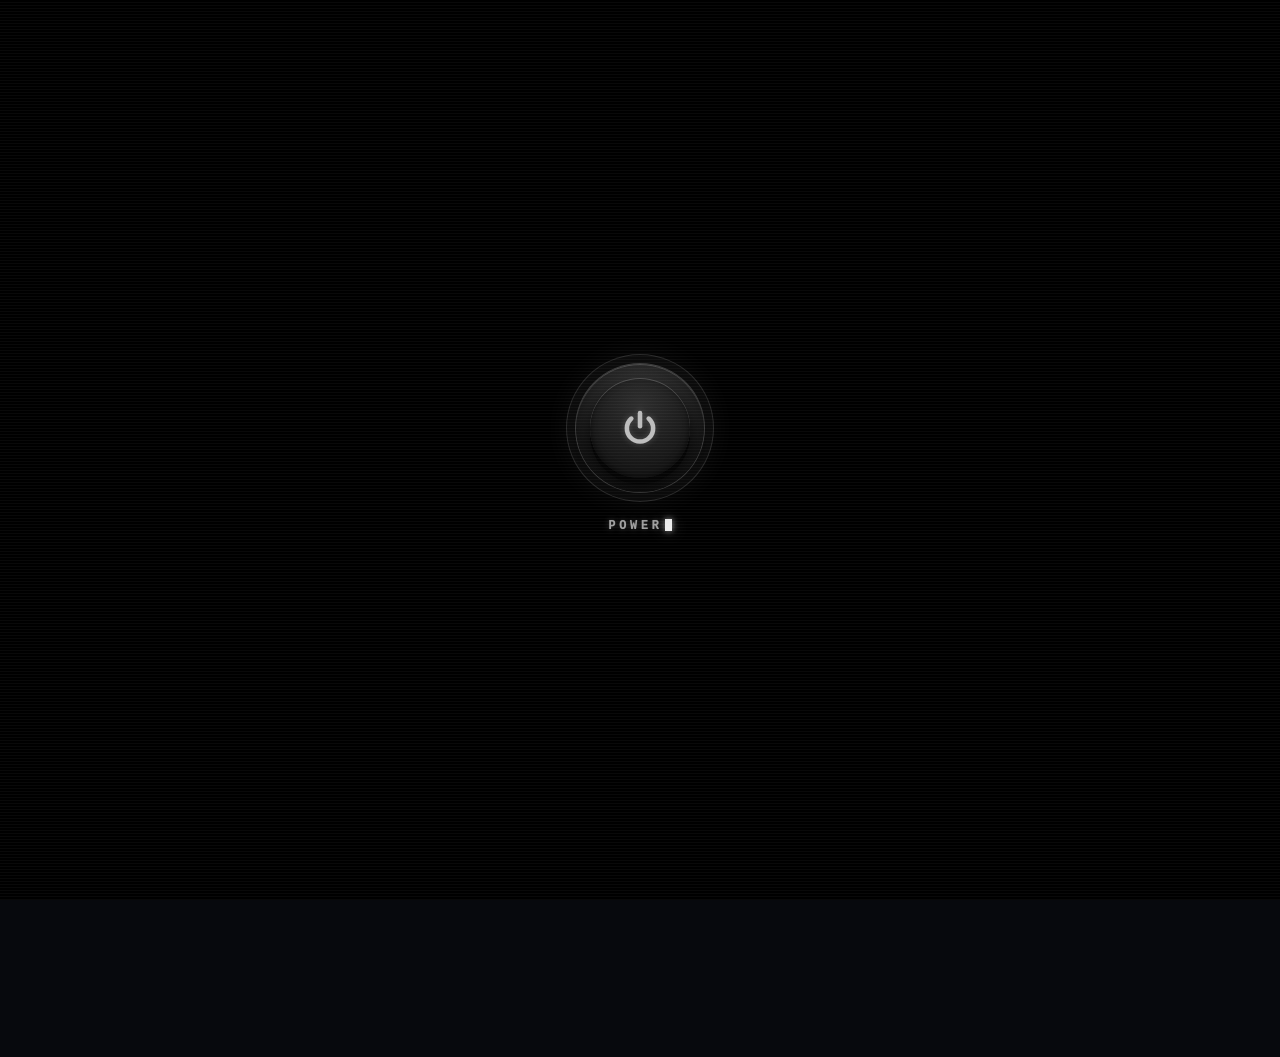
<file: docs/index.html>
<!doctype html>
<html lang="hu"><head>
<meta charset="utf-8">
<meta name="viewport" content="width=device-width,initial-scale=1">
<title>APERATION</title>
<meta http-equiv="refresh" content="0; url=base/">
<link rel="canonical" href="base/">
<meta name="theme-color" content="#07090d">
<link rel="icon" href="base/brand/aperation-icon.svg?v=aperation" type="image/svg+xml">
<link rel="icon" href="icon-192.png?v=aperation" sizes="192x192">
<link rel="apple-touch-icon" href="apple-touch-icon.png?v=aperation">
<script>
// A repó főcíme az APERATION appra visz. (A Kapaszkodni-forgatás régi appja: kapaszkodni/)
location.replace("base/"+location.search+location.hash);
</script>
</head><body style="margin:0;background:#07090d;color:#f3f5f8;font-family:system-ui,sans-serif;display:grid;place-items:center;min-height:100vh">
<p><a href="base/" style="color:#35d8e8">APERATION megnyitása</a></p>
</body></html>
</file>
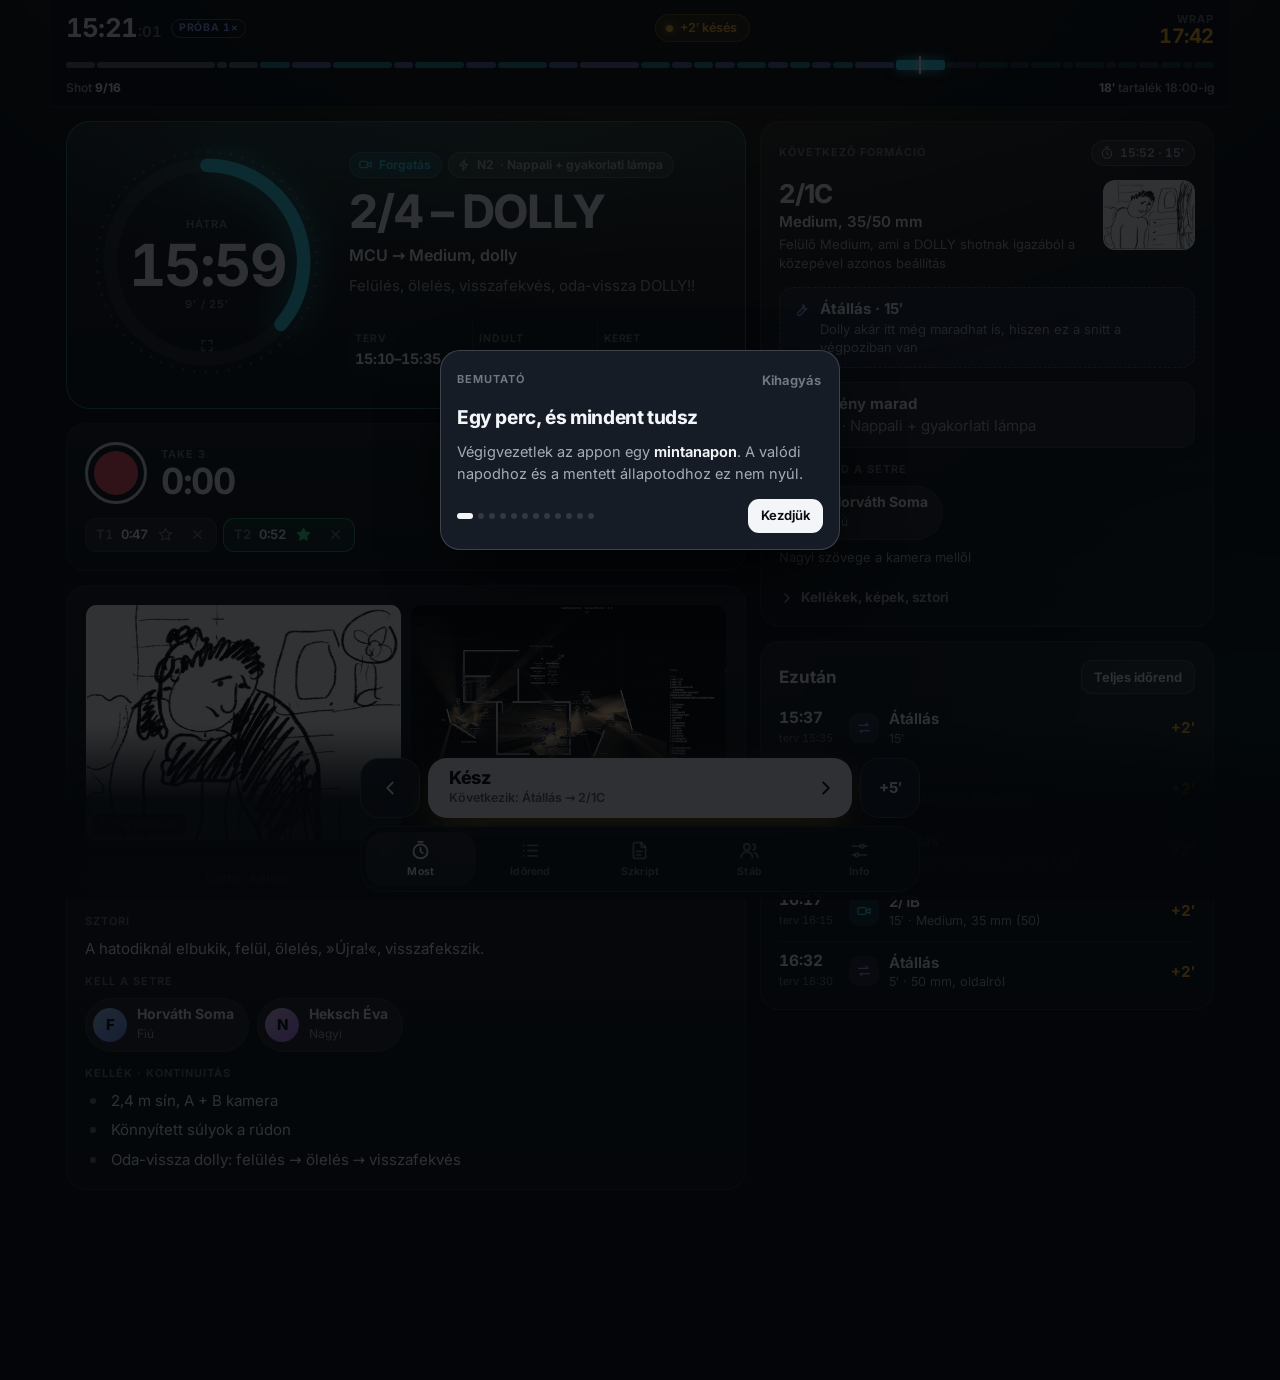
<file: docs/kapaszkodni/index.html>
<!doctype html>
<html lang="hu"><head>
<meta charset="utf-8">
<meta name="viewport" content="width=device-width,initial-scale=1,viewport-fit=cover">
<title>Kapaszkodni 1st AD</title>
<meta name="theme-color" content="#07090d">
<meta name="apple-mobile-web-app-capable" content="yes">
<meta name="mobile-web-app-capable" content="yes">
<meta name="apple-mobile-web-app-status-bar-style" content="black-translucent">
<meta name="apple-mobile-web-app-title" content="Kapaszkodni AD">
<link rel="manifest" href="manifest.json">
<link rel="apple-touch-icon" href="icon-180.png">
<link rel="icon" href="icon-192.png">
<style>html{padding-top:env(safe-area-inset-top,0px)}[hidden]{display:none!important}img{max-width:100%}</style>
</head><body>
<style>
@font-face {
  font-family: 'Courier Prime';
  font-style: italic;
  font-weight: 400;
  font-display: swap;
  src: url(fonts/courierprime-v11-u-4n0q2lgwslOqpF-6gQ8kELawRZVsf6lvg.woff2) format('woff2');
  unicode-range: U+0100-02BA, U+02BD-02C5, U+02C7-02CC, U+02CE-02D7, U+02DD-02FF, U+0304, U+0308, U+0329, U+1D00-1DBF, U+1E00-1E9F, U+1EF2-1EFF, U+2020, U+20A0-20AB, U+20AD-20C4, U+2113, U+2C60-2C7F, U+A720-A7FF;
}
@font-face {
  font-family: 'Courier Prime';
  font-style: italic;
  font-weight: 400;
  font-display: swap;
  src: url(fonts/courierprime-v11-u-4n0q2lgwslOqpF-6gQ8kELawRZWMf6.woff2) format('woff2');
  unicode-range: U+0000-00FF, U+0131, U+0152-0153, U+02BB-02BC, U+02C6, U+02DA, U+02DC, U+0304, U+0308, U+0329, U+2000-206F, U+20AC, U+2122, U+2191, U+2193, U+2212, U+2215, U+FEFF, U+FFFD;
}
@font-face {
  font-family: 'Courier Prime';
  font-style: normal;
  font-weight: 400;
  font-display: swap;
  src: url(fonts/courierprime-v11-u-450q2lgwslOqpF-6gQ8kELaw9pWt-.woff2) format('woff2');
  unicode-range: U+0100-02BA, U+02BD-02C5, U+02C7-02CC, U+02CE-02D7, U+02DD-02FF, U+0304, U+0308, U+0329, U+1D00-1DBF, U+1E00-1E9F, U+1EF2-1EFF, U+2020, U+20A0-20AB, U+20AD-20C4, U+2113, U+2C60-2C7F, U+A720-A7FF;
}
@font-face {
  font-family: 'Courier Prime';
  font-style: normal;
  font-weight: 400;
  font-display: swap;
  src: url(fonts/courierprime-v11-u-450q2lgwslOqpF-6gQ8kELawFpWg.woff2) format('woff2');
  unicode-range: U+0000-00FF, U+0131, U+0152-0153, U+02BB-02BC, U+02C6, U+02DA, U+02DC, U+0304, U+0308, U+0329, U+2000-206F, U+20AC, U+2122, U+2191, U+2193, U+2212, U+2215, U+FEFF, U+FFFD;
}
@font-face {
  font-family: 'Courier Prime';
  font-style: normal;
  font-weight: 700;
  font-display: swap;
  src: url(fonts/courierprime-v11-u-4k0q2lgwslOqpF-6gQ8kELY7pMT-7fq8Ho.woff2) format('woff2');
  unicode-range: U+0100-02BA, U+02BD-02C5, U+02C7-02CC, U+02CE-02D7, U+02DD-02FF, U+0304, U+0308, U+0329, U+1D00-1DBF, U+1E00-1E9F, U+1EF2-1EFF, U+2020, U+20A0-20AB, U+20AD-20C4, U+2113, U+2C60-2C7F, U+A720-A7FF;
}
@font-face {
  font-family: 'Courier Prime';
  font-style: normal;
  font-weight: 700;
  font-display: swap;
  src: url(fonts/courierprime-v11-u-4k0q2lgwslOqpF-6gQ8kELY7pMT-Dfqw.woff2) format('woff2');
  unicode-range: U+0000-00FF, U+0131, U+0152-0153, U+02BB-02BC, U+02C6, U+02DA, U+02DC, U+0304, U+0308, U+0329, U+2000-206F, U+20AC, U+2122, U+2191, U+2193, U+2212, U+2215, U+FEFF, U+FFFD;
}
@font-face {
  font-family: 'Inter';
  font-style: normal;
  font-weight: 400 800;
  font-display: swap;
  src: url(fonts/inter-v20-UcC73FwrK3iLTeHuS-nVMrMxCp50SjIa25L7SUc.woff2) format('woff2');
  unicode-range: U+0100-02BA, U+02BD-02C5, U+02C7-02CC, U+02CE-02D7, U+02DD-02FF, U+0304, U+0308, U+0329, U+1D00-1DBF, U+1E00-1E9F, U+1EF2-1EFF, U+2020, U+20A0-20AB, U+20AD-20C4, U+2113, U+2C60-2C7F, U+A720-A7FF;
}
@font-face {
  font-family: 'Inter';
  font-style: normal;
  font-weight: 400 800;
  font-display: swap;
  src: url(fonts/inter-v20-UcC73FwrK3iLTeHuS-nVMrMxCp50SjIa1ZL7.woff2) format('woff2');
  unicode-range: U+0000-00FF, U+0131, U+0152-0153, U+02BB-02BC, U+02C6, U+02DA, U+02DC, U+0304, U+0308, U+0329, U+2000-206F, U+20AC, U+2122, U+2191, U+2193, U+2212, U+2215, U+FEFF, U+FFFD;
}

/* Layout: telefon-első forgatási vezérlő. Fent óra + állapot + napi sáv, középen a mostani blokk gyűrűs visszaszámlálóval,
   lent állandó akciósáv (Vissza · Kész · +5′) és fülek. Egyetlen sötét téma szándékosan: díszletben, félhomályban használjuk.
   Színlogika: hideg árnyalat = a blokk típusa, meleg árnyalat = baj van (narancs: fogy a tartalék, piros: túllépés). */
:root{
  --bg:#07090d; --panel:#10141b;
  --surface:rgba(255,255,255,.045); --surface-2:rgba(255,255,255,.075); --surface-3:rgba(255,255,255,.12);
  --hair:rgba(255,255,255,.09); --hair-2:rgba(255,255,255,.17);
  --fg:#f3f5f8; --fg-2:rgba(236,240,246,.68); --fg-3:rgba(236,240,246,.44);
  --ok:#3fe08f; --warn:#ffb224; --late:#ff5263;
  --shoot:#35d8e8; --move:#8fa3ff; --lunch:#c693ff; --prep:#9aa8bb; --pres:#9aa8bb; --res:#9aa8bb;
  --state:var(--ok); --type:var(--prep);
  --f-ui:"Inter",system-ui,-apple-system,"Segoe UI",Roboto,sans-serif;
  --f-script:"Courier Prime","Courier New",monospace;
  --r-card:20px; --r-tile:14px; color-scheme:dark;
}
[data-type="shoot"]{--type:var(--shoot)} [data-type="move"]{--type:var(--move)} [data-type="lunch"]{--type:var(--lunch)}
[data-type="prep"]{--type:var(--prep)} [data-type="pres"]{--type:var(--pres)} [data-type="res"]{--type:var(--res)}
body[data-state="ok"]{--state:var(--ok)} body[data-state="warn"]{--state:var(--warn)} body[data-state="late"]{--state:var(--late)}
*{box-sizing:border-box;-webkit-tap-highlight-color:transparent}
html,body{background:var(--bg);color:var(--fg)}
body{margin:0;font-family:var(--f-ui);font-size:15px;line-height:1.45;-webkit-font-smoothing:antialiased;text-rendering:optimizeLegibility;overscroll-behavior-y:none}
body::before{content:"";position:fixed;inset:0 0 auto;height:env(safe-area-inset-top,0px);z-index:40;background:var(--bg)}
button{font:inherit;color:inherit;cursor:pointer}
a{color:inherit}
:focus-visible{outline:2px solid var(--fg);outline-offset:2px}
.num{font-variant-numeric:tabular-nums}
.cap{font-size:11px;font-weight:650;letter-spacing:.09em;text-transform:uppercase;color:var(--fg-3)}
.muted{color:var(--fg-2)} .small{font-size:13px}
.ic{flex:none;display:block}
h2{font-size:17px;font-weight:700;letter-spacing:-.01em;margin:0}
p{margin:0}

/* fények */
.aura{position:fixed;inset:0;z-index:0;pointer-events:none;overflow:hidden}
.aura i{position:absolute;border-radius:50%;filter:blur(80px);transition:background 1s ease}
.aura i:nth-child(1){width:130vmax;height:74vmax;left:50%;top:-50vmax;margin-left:-65vmax;background:radial-gradient(closest-side,color-mix(in srgb,var(--state) 60%,transparent),transparent);opacity:.5;animation:breathe 9s ease-in-out infinite}
.aura i:nth-child(2){width:70vmax;height:70vmax;right:-34vmax;bottom:-30vmax;background:radial-gradient(closest-side,color-mix(in srgb,var(--type) 45%,transparent),transparent);opacity:.26;animation:float 26s ease-in-out infinite alternate}
.vig{position:fixed;inset:0;z-index:0;pointer-events:none;box-shadow:inset 0 0 140px 20px color-mix(in srgb,var(--late) 60%,transparent);opacity:0;transition:opacity .4s}
body.over .vig{opacity:1;animation:alarm 1.6s ease-in-out infinite}
@keyframes breathe{50%{opacity:.34;transform:scale(1.05)}}
@keyframes float{to{transform:translate(-8vw,-6vh) scale(1.08)}}
@keyframes alarm{50%{opacity:.3}}
@keyframes rise{from{opacity:0;transform:translateY(8px)}}
@keyframes blink{50%{opacity:.25}}

.app{position:relative;z-index:1;max-width:1180px;margin:0 auto;padding-left:max(16px,env(safe-area-inset-left,0px));padding-right:max(16px,env(safe-area-inset-right,0px));padding-block:0 190px}

/* fejléc */
.hdr{position:sticky;top:env(safe-area-inset-top,0px);z-index:30;margin:0 -16px;padding:10px 16px 10px;background:color-mix(in srgb,var(--bg) 82%,transparent);backdrop-filter:blur(18px) saturate(1.3);-webkit-backdrop-filter:blur(18px) saturate(1.3);border-bottom:1px solid var(--hair)}
.hdr-row{display:grid;grid-template-columns:auto minmax(0,1fr) auto;align-items:center;gap:10px}
.clock{display:flex;align-items:baseline;gap:1px;font-weight:700;font-size:26px;letter-spacing:-.03em;line-height:1}
.clock span{font-size:15px;color:var(--fg-3);font-weight:600;letter-spacing:0}
.simchip{margin-left:8px;align-self:center;font-size:10.5px;font-weight:700;letter-spacing:.06em;text-decoration:none;color:var(--move);border:1px solid color-mix(in srgb,var(--move) 50%,transparent);border-radius:999px;padding:3px 7px;white-space:nowrap}
.pill{justify-self:center;display:inline-flex;align-items:center;gap:7px;max-width:100%;height:28px;padding:0 12px 0 10px;border-radius:999px;font-size:12.5px;font-weight:650;white-space:nowrap;overflow:hidden;text-overflow:ellipsis;color:var(--state);background:color-mix(in srgb,var(--state) 13%,transparent);border:1px solid color-mix(in srgb,var(--state) 32%,transparent)}
.pill i{flex:none;width:7px;height:7px;border-radius:50%;background:var(--state);box-shadow:0 0 10px var(--state)}
.pill.idle{color:var(--fg-2);background:var(--surface-2);border-color:var(--hair)} .pill.idle i{background:var(--fg-3);box-shadow:none}
.wrapbox{text-align:right;line-height:1.05}
.wrapbox b{display:block;font-size:20px;font-weight:700;letter-spacing:-.02em;color:var(--state)}
.strip{position:relative;display:flex;align-items:center;gap:2px;height:18px;margin-top:9px;text-decoration:none}
.strip span{flex-basis:0;min-width:2px;height:6px;border-radius:3px;background:var(--type);opacity:.24}
.strip span.done{opacity:.6} .strip span.cur{opacity:1;height:10px;box-shadow:0 0 12px color-mix(in srgb,var(--type) 80%,transparent)}
.strip span.skip{opacity:.07}
.strip .nowmark{position:absolute;left:var(--now,0%);top:0;bottom:0;width:2px;margin-left:-1px;border-radius:1px;background:var(--fg);box-shadow:0 0 8px #fff}
.hdr-meta{display:flex;justify-content:space-between;gap:10px;margin-top:5px;font-size:12px;color:var(--fg-2);font-weight:550}
.hdr-meta b{color:var(--fg);font-weight:700}
@media (max-width:380px){.clock{font-size:23px}.pill{font-size:11.5px;padding:0 9px 0 8px}}

/* alap elemek */
main{padding-top:14px}
.grid{display:grid;grid-template-columns:minmax(0,1.5fr) minmax(0,1fr);gap:14px;align-items:start}
@media (max-width:900px){.grid{grid-template-columns:minmax(0,1fr)}}
.stack{display:grid;gap:14px;min-width:0}
.card{background:linear-gradient(180deg,rgba(255,255,255,.065),rgba(255,255,255,.032));border:1px solid var(--hair);border-radius:var(--r-card);padding:18px;min-width:0;display:grid;gap:14px}
.card-head{display:flex;align-items:center;justify-content:space-between;gap:10px}
.chip{display:inline-flex;align-items:center;gap:6px;height:26px;padding:0 10px 0 8px;border-radius:999px;font-size:12px;font-weight:650;white-space:nowrap;color:var(--c,var(--type));background:color-mix(in srgb,var(--c,var(--type)) 15%,transparent);border:1px solid color-mix(in srgb,var(--c,var(--type)) 30%,transparent)}
.chip.neutral{--c:var(--fg-2)}
.chip button{border:0;background:none;padding:0;margin:0 -4px 0 0;display:grid;color:inherit}
.btn{display:inline-flex;align-items:center;justify-content:center;gap:8px;height:42px;padding:0 16px;border-radius:13px;border:1px solid var(--hair-2);background:var(--surface-2);font-weight:650;font-size:14px;text-decoration:none;transition:transform .08s}
.btn:active{transform:scale(.97)}
.btn.solid{background:var(--fg);color:#0a0d12;border-color:transparent}
.btn.sm{height:34px;padding:0 12px;font-size:13px;border-radius:11px}
.btn.danger{color:var(--late);border-color:color-mix(in srgb,var(--late) 45%,transparent)}
.banner{display:flex;align-items:center;gap:12px;flex-wrap:wrap;justify-content:space-between;padding:12px 14px;border-radius:16px;margin-bottom:14px;background:color-mix(in srgb,var(--c) 13%,var(--panel));border:1px solid color-mix(in srgb,var(--c) 45%,transparent)}
.banner .tx{display:flex;gap:10px;align-items:flex-start;min-width:0;flex:1 1 240px} .banner .tx svg{color:var(--c);margin-top:1px}
.banner b{color:var(--c)}
ul.list{margin:0;padding:0;list-style:none;display:grid;gap:8px}
ul.list li{display:grid;grid-template-columns:18px minmax(0,1fr);gap:8px;align-items:start}
ul.list li::before{content:"";width:6px;height:6px;border-radius:50%;background:var(--fg-3);margin:8px 0 0 5px}
ul.list li.warn{color:var(--late);font-weight:650} ul.list li.warn::before{background:var(--late)}

/* MOST: a jelenlegi blokk */
.now{position:relative;overflow:hidden;border-radius:24px;padding:18px 18px 16px;border:1px solid color-mix(in srgb,var(--type) 38%,var(--hair));display:grid;gap:14px;justify-items:center;text-align:center;
  background:radial-gradient(130% 80% at 50% 0%,color-mix(in srgb,var(--type) 17%,transparent),transparent 62%),linear-gradient(180deg,rgba(255,255,255,.07),rgba(255,255,255,.03))}
.now.enter>*{animation:rise .35s ease backwards} .now.enter>*:nth-child(2){animation-delay:.05s} .now.enter>*:nth-child(3){animation-delay:.1s}
body.over .now{border-color:color-mix(in srgb,var(--late) 75%,transparent)}
.now-head{display:grid;gap:8px;justify-items:center;min-width:0;max-width:100%}
.chips{display:flex;flex-wrap:wrap;gap:6px;justify-content:center}
.now h1{margin:2px 0 0;font-size:clamp(30px,8.4vw,46px);font-weight:750;letter-spacing:-.03em;line-height:1.04;text-wrap:balance;overflow-wrap:anywhere}
.now h1.long{font-size:clamp(22px,6vw,32px)}
.now .setup{font-size:16px;font-weight:600}
.now .note{color:var(--fg-2);max-width:56ch;text-wrap:pretty}
.ring{position:relative;width:min(54vw,204px);aspect-ratio:1;max-width:100%;border:0;background:none;padding:0;border-radius:50%;color:inherit}
.ring svg.dial{width:100%;height:100%;transform:rotate(-90deg);overflow:visible}
.ring .bezel{stroke:rgba(255,255,255,.2)} .ring .trk{stroke:rgba(255,255,255,.08)}
.ring .bar{stroke:var(--type);transition:stroke-dashoffset .25s linear,stroke .5s;filter:drop-shadow(0 0 9px color-mix(in srgb,var(--type) 75%,transparent))}
body.over .ring .bar{stroke:var(--late);filter:drop-shadow(0 0 10px var(--late))}
.ring .mid{position:absolute;inset:0;display:grid;place-content:center;justify-items:center;gap:3px}
.ring .big{font-size:clamp(40px,12vw,52px);font-weight:700;letter-spacing:-.04em;line-height:1;font-variant-numeric:tabular-nums}
.ring .big.long{font-size:clamp(27px,8vw,36px)}
body.over .ring .big{color:var(--late)}
.ring .zoom{position:absolute;left:50%;bottom:13%;transform:translateX(-50%);color:var(--fg-3)}
.meta{display:grid;grid-auto-flow:column;grid-auto-columns:minmax(0,1fr);gap:1px;width:100%;margin:0;border-radius:var(--r-tile);overflow:hidden;background:var(--hair)}
.meta div{background:rgba(13,17,23,.72);padding:9px 6px}
.meta dt{font-size:10.5px;font-weight:650;letter-spacing:.08em;text-transform:uppercase;color:var(--fg-3)}
.meta dd{margin:2px 0 0;font-weight:700;font-size:14.5px;letter-spacing:-.01em;white-space:nowrap;font-variant-numeric:tabular-nums}
.drift{font-weight:700;font-variant-numeric:tabular-nums;font-style:normal} .drift.p{color:var(--warn)} .drift.pp{color:var(--late)} .drift.m{color:var(--ok)}
.chip .wide{display:none}
@media (min-width:561px){.chip .wide{display:inline}}
@media (min-width:901px){.ring{width:232px}.ring .big{font-size:58px}.ring .big.long{font-size:40px}
  .now{grid-template-columns:auto minmax(0,1fr);justify-items:start;text-align:left;align-items:center;column-gap:26px;padding:24px}
  .now-head{justify-items:start;grid-column:2}.chips{justify-content:flex-start}.ring{grid-column:1;grid-row:1/3}.meta{grid-column:2}}

/* take-felvevő */
.rec{grid-template-columns:auto minmax(0,1fr) auto;align-items:center;transition:border-color .3s}
.rec.run{border-color:color-mix(in srgb,var(--late) 65%,transparent)}
.recbtn{width:62px;height:62px;border-radius:50%;border:3px solid rgba(255,255,255,.88);background:none;display:grid;place-items:center;padding:0}
.recbtn i{width:44px;height:44px;border-radius:50%;background:var(--late);transition:all .18s ease}
.rec.run .recbtn i{width:22px;height:22px;border-radius:6px}
.rec-time{font-size:36px;font-weight:700;letter-spacing:-.035em;line-height:1;font-variant-numeric:tabular-nums}
.rec.run .rec-time{color:var(--late)}
.rec .live{display:inline-block;width:8px;height:8px;border-radius:50%;background:var(--late);margin-right:6px;animation:blink 1s steps(2) infinite}
.rec-stat{text-align:right;font-size:12.5px;color:var(--fg-2);line-height:1.3} .rec-stat b{display:block;font-size:20px;color:var(--fg);font-weight:700}
.takes{grid-column:1/-1;display:flex;flex-wrap:wrap;gap:6px}
.take{display:inline-flex;align-items:center;gap:2px;height:34px;padding:0 4px 0 10px;border-radius:11px;background:var(--surface-2);border:1px solid var(--hair);font-size:13px;font-weight:650;font-variant-numeric:tabular-nums}
.take em{font-style:normal;color:var(--fg-3);margin-right:6px}
.take.ok{border-color:color-mix(in srgb,var(--ok) 55%,transparent);background:color-mix(in srgb,var(--ok) 12%,transparent)}
.take button{border:0;background:none;width:30px;height:30px;display:grid;place-items:center;color:var(--fg-3);padding:0}
.take.ok button.star{color:var(--ok)} .take.ok button.star svg{fill:currentColor}

/* következő formáció */
.form-title{font-size:26px;font-weight:750;letter-spacing:-.025em;line-height:1.05}
.light{display:grid;grid-template-columns:minmax(0,1fr) auto minmax(0,1fr);gap:8px;align-items:stretch}
.lt{background:var(--surface-2);border:1px solid var(--hair);border-radius:var(--r-tile);padding:10px 12px;display:grid;gap:1px;min-width:0;align-content:start}
.lt b{font-size:20px;font-weight:750;letter-spacing:-.02em}.lt span:last-child{font-size:12.5px;color:var(--fg-2)}
.lt.to{border-color:color-mix(in srgb,var(--move) 55%,transparent);background:color-mix(in srgb,var(--move) 12%,transparent)}
.lt-arrow{align-self:center;color:var(--move)}
.light.same{grid-template-columns:auto minmax(0,1fr);align-items:start;background:var(--surface-2);border:1px solid var(--hair);border-radius:var(--r-tile);padding:10px 12px;color:var(--fg-2)}
.light.same b{display:block;color:var(--fg)}.light.same svg{margin-top:2px}
.task{display:grid;grid-template-columns:auto minmax(0,1fr);gap:10px;padding:10px 12px;border-radius:var(--r-tile);background:color-mix(in srgb,var(--move) 9%,transparent);border:1px dashed color-mix(in srgb,var(--move) 40%,transparent)}
.task svg{color:var(--move);margin-top:2px}
.people{display:flex;flex-wrap:wrap;gap:8px}
.person{display:flex;align-items:center;gap:10px;padding:7px 14px 7px 7px;border-radius:999px;background:var(--surface-2);border:1px solid var(--hair);min-width:0}
.avatar{flex:none;width:34px;height:34px;border-radius:50%;display:grid;place-items:center;font-weight:800;color:#0a0d12;background:linear-gradient(135deg,#a9d0ff,#6f8cff)}
.person.n .avatar{background:linear-gradient(135deg,#ecc4ff,#b07cff)}
.person b{display:block;font-size:14px;line-height:1.15}.person small{color:var(--fg-2);font-size:12px}
.callnow{display:flex;align-items:center;gap:8px;padding:9px 12px;border-radius:12px;background:color-mix(in srgb,var(--warn) 16%,transparent);border:1px solid color-mix(in srgb,var(--warn) 50%,transparent);color:var(--warn);font-weight:700;animation:blink 1.2s ease-in-out infinite}
.imgs{display:grid;grid-template-columns:repeat(auto-fit,minmax(130px,1fr));gap:8px}
.imgs button{position:relative;padding:0;border:1px solid var(--hair);border-radius:12px;overflow:hidden;background:#000;cursor:zoom-in;display:block}
.imgs img{display:block;width:100%;aspect-ratio:4/3;object-fit:cover}
.imgs .sb img{background:#fff;object-fit:contain}
.imgs span{position:absolute;left:6px;bottom:6px;font-size:10.5px;font-weight:700;letter-spacing:.06em;text-transform:uppercase;padding:3px 7px;border-radius:7px;background:rgba(0,0,0,.72);color:#fff}
details.more summary{list-style:none;cursor:pointer;display:flex;align-items:center;gap:6px;font-weight:650;font-size:13.5px;color:var(--fg-2)}
details.more summary::-webkit-details-marker{display:none}
details.more summary svg{transition:transform .2s} details.more[open] summary svg{transform:rotate(90deg)}
details.more .inner{display:grid;gap:14px;padding-top:12px}

/* szegmensek */
.seg{display:grid;grid-auto-flow:column;grid-auto-columns:1fr;padding:3px;border-radius:13px;background:rgba(255,255,255,.06);border:1px solid var(--hair)}
.seg button{border:0;background:none;color:var(--fg-2);height:36px;border-radius:10px;font-weight:650;font-size:13.5px;white-space:nowrap;padding:0 8px}
.seg button[aria-pressed="true"]{background:var(--surface-3);color:var(--fg)}
.sect{display:grid;gap:8px}

/* ezután lista */
.up-row{display:grid;grid-template-columns:60px 30px minmax(0,1fr) auto;gap:10px;align-items:center;padding:10px 0;border-top:1px solid var(--hair)}
.up-row:first-child{border-top:0;padding-top:0} .up-row:last-child{padding-bottom:0}
.up-time b{display:block;font-size:15.5px;font-weight:700;font-variant-numeric:tabular-nums;line-height:1.1}
.up-time span{font-size:11px;color:var(--fg-3);font-variant-numeric:tabular-nums;white-space:nowrap}
.tico{width:30px;height:30px;border-radius:10px;display:grid;place-items:center;color:var(--type);background:color-mix(in srgb,var(--type) 15%,transparent)}
.up-name{min-width:0}.up-name b{display:block;font-weight:650;white-space:nowrap;overflow:hidden;text-overflow:ellipsis}
.up-name span{display:block;font-size:12.5px;color:var(--fg-2);white-space:nowrap;overflow:hidden;text-overflow:ellipsis}
.up-row.skip{opacity:.45}.up-row.skip b{text-decoration:line-through}

/* időrend */
.stats{display:grid;grid-template-columns:repeat(3,minmax(0,1fr));gap:10px;margin-bottom:14px}
.stat{background:var(--surface);border:1px solid var(--hair);border-radius:16px;padding:12px 14px;min-width:0}
.stat b{display:block;font-size:24px;font-weight:750;letter-spacing:-.03em;font-variant-numeric:tabular-nums;line-height:1.15}
.tl{display:grid}
.tl-row{display:grid;grid-template-columns:60px 16px minmax(0,1fr) auto;column-gap:10px;padding:0 10px;border-radius:16px;cursor:pointer}
.tl-row.cur{background:color-mix(in srgb,var(--type) 11%,transparent);box-shadow:inset 0 0 0 1px color-mix(in srgb,var(--type) 40%,transparent)}
.tl-time{padding-top:13px;text-align:right}
.tl-time b{display:block;font-size:15px;font-weight:700;font-variant-numeric:tabular-nums;line-height:1.1}
.tl-time span{font-size:11px;color:var(--fg-3);font-variant-numeric:tabular-nums;white-space:nowrap}
.tl-rail{position:relative;display:grid;justify-items:center}
.tl-rail::before{content:"";position:absolute;top:0;bottom:0;width:2px;background:var(--hair)}
.tl-row:first-child .tl-rail::before{top:18px}.tl-row.last .tl-rail::before{bottom:calc(100% - 18px)}
.tl-rail i{position:relative;margin-top:15px;width:12px;height:12px;border-radius:50%;background:var(--bg);border:2px solid var(--type)}
.tl-row.done .tl-rail i{background:var(--type)} .tl-row.cur .tl-rail i{background:var(--type);box-shadow:0 0 0 5px color-mix(in srgb,var(--type) 28%,transparent)}
.tl-body{padding:11px 0 12px;min-width:0;border-bottom:1px solid var(--hair)}
.tl-row.cur .tl-body,.tl-row.last .tl-body{border-bottom-color:transparent}
.tl-body b{font-weight:650}.tl-body .sub{font-size:12.5px;color:var(--fg-2)}
.tl-end{padding-top:12px;text-align:right;font-size:12.5px;color:var(--fg-2);min-width:44px}
.tl-row.done .tl-time b,.tl-row.done .tl-body b{color:var(--fg-2)}
.tl-row.skip{opacity:.42}.tl-row.skip .tl-body b{text-decoration:line-through}
.tl-x{display:flex;flex-wrap:wrap;gap:8px;margin-top:10px}
.nowtag{display:inline-block;font-size:10.5px;font-weight:750;letter-spacing:.08em;color:#0a0d12;background:var(--type);border-radius:6px;padding:2px 6px}

/* szkript */
.script{font-family:var(--f-script);font-size:15.5px;line-height:1.45}
.script .ac{margin:0 0 10px}.script .ch{margin:10px 0 0 34%;text-transform:uppercase}
.script .pa{margin:0 0 0 27%;font-style:italic}.script .dl{margin:0 10% 10px 18%}
.script .sh{font-weight:700;margin:20px 0 10px;text-transform:uppercase}.script .end{text-align:center;margin:16px 0}
.seglab{font-family:var(--f-ui);display:inline-flex;font-size:11px;font-weight:700;letter-spacing:.08em;text-transform:uppercase;color:var(--shoot);margin:14px 0 6px;padding:3px 8px;border-radius:7px;background:color-mix(in srgb,var(--shoot) 13%,transparent)}
.seglab:first-child{margin-top:0}
.fs .ln{display:grid;grid-template-columns:86px minmax(0,1fr);gap:10px;padding:1px 8px;border-radius:8px}
.fs .ln.hot{background:color-mix(in srgb,var(--shoot) 11%,transparent);box-shadow:inset 3px 0 0 var(--shoot)}
.fs .gut{display:flex;flex-wrap:wrap;gap:3px;align-content:start;padding-top:4px}
.mini{font-size:10.5px;font-weight:700;padding:1px 5px;border-radius:5px;background:var(--surface-3);color:var(--fg-2);font-variant-numeric:tabular-nums}
.mini.hot{background:var(--shoot);color:#0a0d12}
@media (max-width:560px){.fs .ln{grid-template-columns:minmax(0,1fr);gap:2px}.fs .gut:empty{display:none}.script .ch{margin-left:22%}.script .pa{margin-left:16%}.script .dl{margin:0 4% 10px 8%}}

/* stáb, beállítások */
.rows{display:grid}
.row{display:grid;grid-template-columns:auto minmax(0,1fr) auto;gap:12px;align-items:center;padding:11px 0;border-top:1px solid var(--hair)}
.row:first-child{border-top:0;padding-top:0}.row:last-child{padding-bottom:0}
.row b{display:block;font-weight:650}.row small{color:var(--fg-2);font-size:12.5px}
.row .t{font-weight:700;font-variant-numeric:tabular-nums}.row .t.late{color:var(--late)}
.dept{padding:14px 0 4px;border-top:1px solid var(--hair)} .dept:first-child{border-top:0;padding-top:0}
input.chk{appearance:none;-webkit-appearance:none;width:26px;height:26px;border-radius:50%;border:2px solid var(--hair-2);margin:0;display:grid;place-items:center;cursor:pointer;background:none}
input.chk:checked{background:var(--ok);border-color:var(--ok)}
input.chk:checked::after{content:"";width:6px;height:11px;border:solid #06250f;border-width:0 2.5px 2.5px 0;transform:translateY(-1px) rotate(45deg)}
input.sw{appearance:none;-webkit-appearance:none;width:46px;height:28px;border-radius:999px;background:var(--surface-3);position:relative;margin:0;cursor:pointer;transition:background .2s;flex:none}
input.sw::after{content:"";position:absolute;top:3px;left:3px;width:22px;height:22px;border-radius:50%;background:#fff;transition:transform .2s}
input.sw:checked{background:var(--ok)} input.sw:checked::after{transform:translateX(18px)}
.steps{display:flex;flex-wrap:wrap;gap:6px}
.step{font-size:12.5px;padding:4px 9px;border-radius:9px;background:var(--surface-2);border:1px solid var(--hair);color:var(--fg-2)}
.step b{color:var(--fg);font-variant-numeric:tabular-nums;font-weight:700}
.step.past{opacity:.5}.step.soon{border-color:color-mix(in srgb,var(--warn) 55%,transparent);color:var(--warn)}.step.soon b{color:var(--warn)}
.phone{font-weight:700;font-variant-numeric:tabular-nums;user-select:all;-webkit-user-select:all}
.field{display:flex;align-items:center;gap:8px;flex-wrap:wrap}
input[type=time],select{height:40px;border-radius:12px;border:1px solid var(--hair-2);background:var(--surface-2);color:var(--fg);padding:0 10px;font:inherit;font-weight:600}
.progress{height:6px;border-radius:3px;background:var(--surface-3);overflow:hidden}.progress i{display:block;height:100%;background:var(--ok);border-radius:3px}
.vh{font-size:22px;font-weight:750;letter-spacing:-.02em;margin:4px 0 14px}

/* alsó sáv */
.bottom{position:fixed;left:0;right:0;bottom:0;z-index:35;display:grid;justify-items:center;gap:8px;pointer-events:none;
  padding:26px max(12px,env(safe-area-inset-right,0px)) calc(8px + env(safe-area-inset-bottom,0px)) max(12px,env(safe-area-inset-left,0px));
  background:linear-gradient(transparent,color-mix(in srgb,var(--bg) 92%,transparent) 42%)}
.bottom>*{pointer-events:auto;width:min(100%,560px)}
.dock{display:grid;grid-template-columns:auto minmax(0,1fr) auto;gap:8px}
.dock.solo{grid-template-columns:minmax(0,1fr)}
.dk{height:60px;min-width:60px;border-radius:19px;border:1px solid var(--hair-2);background:rgba(22,27,36,.9);backdrop-filter:blur(18px);-webkit-backdrop-filter:blur(18px);font-weight:750;font-size:15px;display:grid;place-items:center;transition:transform .08s;padding:0 14px}
.dk:active{transform:scale(.96)}
.dk.primary{grid-template-columns:minmax(0,1fr) auto;justify-items:start;gap:10px;text-align:left;padding:0 14px 0 20px;background:var(--fg);color:#0a0d12;border-color:transparent;box-shadow:0 12px 34px -10px color-mix(in srgb,var(--state) 70%,transparent)}
.dk .l1{display:block;font-size:18px;font-weight:800;letter-spacing:-.015em;line-height:1.15}
.dk .l2{display:block;font-size:12.5px;font-weight:600;opacity:.62;white-space:nowrap;overflow:hidden;text-overflow:ellipsis}
.dk.wide{grid-auto-flow:column;gap:8px}
.tabs{display:grid;grid-auto-flow:column;grid-auto-columns:1fr;padding:5px;border-radius:23px;background:rgba(16,20,27,.9);border:1px solid var(--hair);backdrop-filter:blur(18px);-webkit-backdrop-filter:blur(18px)}
.tabs a{display:grid;justify-items:center;gap:3px;padding:8px 2px 7px;border-radius:18px;color:var(--fg-3);text-decoration:none;font-size:10.5px;font-weight:650;letter-spacing:.02em}
.tabs a[aria-current="page"]{color:var(--fg);background:var(--surface-2)}
.toasts{display:grid;gap:6px}
.toast{display:flex;align-items:center;justify-content:space-between;gap:10px;min-height:46px;padding:8px 8px 8px 14px;border-radius:16px;background:rgba(26,32,42,.96);border:1px solid var(--hair-2);box-shadow:0 14px 40px -14px #000;font-weight:600;font-size:14px;animation:rise .22s ease}
.toast[data-tone="ok"]{border-color:color-mix(in srgb,var(--ok) 55%,transparent)}
.toast[data-tone="warn"]{border-color:color-mix(in srgb,var(--warn) 60%,transparent)}
.toast[data-tone="late"]{border-color:color-mix(in srgb,var(--late) 65%,transparent)}
.toast button{flex:none;height:32px;padding:0 12px;border-radius:10px;border:0;background:var(--surface-3);font-weight:700;font-size:13px}

/* kivetítő mód */
.present{position:fixed;inset:0;z-index:60;background:var(--bg);display:grid;grid-template-rows:auto 1fr auto;justify-items:center;text-align:center;cursor:pointer;
  padding:calc(18px + env(safe-area-inset-top,0px)) 22px calc(22px + env(safe-area-inset-bottom,0px))}
.present::before{content:"";position:absolute;inset:0;pointer-events:none;background:radial-gradient(85% 60% at 50% 45%,color-mix(in srgb,var(--pc,var(--type)) 32%,transparent),transparent 72%)}
.present.over::before{animation:alarm 1.4s ease-in-out infinite}
.present>*{position:relative}
.p-mid{align-self:center;display:grid;gap:8px;justify-items:center;max-width:100%}
.p-label{font-size:clamp(22px,5.4vw,54px);font-weight:750;letter-spacing:-.025em;text-wrap:balance}
.p-time{font-size:min(31vw,46vh);font-weight:700;letter-spacing:-.055em;line-height:.9;font-variant-numeric:tabular-nums}
.p-time.long{font-size:min(21vw,40vh)}
.present.over .p-time{color:var(--late)}
.p-foot{font-size:clamp(14px,2.4vw,22px);color:var(--fg-2);font-weight:600}

/* bemutató */
.tour{position:fixed;inset:0;z-index:80}
.tour-hole{position:fixed;border-radius:20px;box-shadow:0 0 0 200vmax rgba(3,5,8,.82);outline:2px solid rgba(255,255,255,.95);pointer-events:none;transition:left .28s ease,top .28s ease,width .28s ease,height .28s ease}
.tour-hole.none{outline-color:transparent}
.tour-hole:not(.none)::after{content:"";position:absolute;inset:-2px;border-radius:inherit;border:2px solid #fff;opacity:0;animation:ping 1.8s ease-out infinite}
@keyframes ping{0%{opacity:.75;transform:scale(1)}100%{opacity:0;transform:scale(1.05)}}
.tour-card{position:fixed;width:min(400px,calc(100vw - 24px));background:#161c26;border:1px solid var(--hair-2);border-radius:20px;padding:16px;display:grid;gap:10px;box-shadow:0 24px 70px -18px #000;transition:top .28s ease,left .28s ease}
.tour-card:focus{outline:none}
.tour-card h3{margin:0;font-size:19px;font-weight:750;letter-spacing:-.02em;text-wrap:balance}
.tour-card p{color:var(--fg-2);font-size:14.5px;line-height:1.5}
.tour-card p b{color:var(--fg);font-weight:650}
.tour-top{display:flex;justify-content:space-between;align-items:center;min-height:24px}
.tour-skip{border:0;background:none;color:var(--fg-3);font-weight:650;font-size:13px;padding:4px 2px}
.tour-nav{display:flex;align-items:center;gap:8px;margin-top:4px}
.dots{display:flex;gap:5px;flex:1;align-items:center}
.dots i{width:6px;height:6px;border-radius:3px;background:var(--surface-3);transition:width .2s}.dots i.on{background:var(--fg);width:16px}
.legend{display:grid;gap:7px}
.legend div{display:flex;align-items:center;gap:9px;font-size:13.5px;color:var(--fg-2)}
.legend i{flex:none;width:10px;height:10px;border-radius:50%;box-shadow:0 0 10px currentColor}

/* képnéző: teljes minőség, csíptetés, húzás, dupla koppintás */
.viewer{position:fixed;inset:0;z-index:70;background:#000;color:#fff;touch-action:none;user-select:none;-webkit-user-select:none}
.v-stage{position:absolute;inset:0;overflow:hidden;cursor:grab;touch-action:none}
.v-stage.drag{cursor:grabbing}
.v-stage img{position:absolute;left:0;top:0;max-width:none;transform-origin:0 0;-webkit-user-drag:none;pointer-events:none;background:#fff}
.v-top{position:absolute;left:0;right:0;top:0;display:flex;align-items:center;justify-content:space-between;gap:10px;pointer-events:none;
  padding:calc(10px + env(safe-area-inset-top,0px)) max(12px,env(safe-area-inset-right,0px)) 26px max(14px,env(safe-area-inset-left,0px));background:linear-gradient(rgba(0,0,0,.78),transparent)}
.v-top>*{pointer-events:auto}
.v-cap{min-width:0;font-weight:650;font-size:14px;line-height:1.25}.v-cap span{display:block;font-size:12px;font-weight:550;color:rgba(255,255,255,.62)}
.v-btn{flex:none;width:44px;height:44px;border-radius:50%;border:1px solid rgba(255,255,255,.2);background:rgba(28,30,36,.78);backdrop-filter:blur(12px);-webkit-backdrop-filter:blur(12px);display:grid;place-items:center;color:#fff;padding:0}
.v-btn:active{transform:scale(.94)} .v-btn:disabled{opacity:.35}
.v-nav{position:absolute;top:50%;margin-top:-22px}.v-nav.prev{left:max(10px,env(safe-area-inset-left,0px))}.v-nav.next{right:max(10px,env(safe-area-inset-right,0px))}
.v-bar{position:absolute;left:50%;transform:translateX(-50%);bottom:calc(14px + env(safe-area-inset-bottom,0px));display:flex;align-items:center;gap:4px;padding:5px;border-radius:999px;border:1px solid rgba(255,255,255,.18);background:rgba(28,30,36,.82);backdrop-filter:blur(12px);-webkit-backdrop-filter:blur(12px)}
.v-bar .v-btn{border:0;background:none;backdrop-filter:none;-webkit-backdrop-filter:none}
.v-zoom{min-width:64px;height:44px;border:0;background:none;color:#fff;font-weight:700;font-size:14px;font-variant-numeric:tabular-nums;border-radius:999px}
.v-load{position:absolute;left:50%;transform:translateX(-50%);bottom:calc(78px + env(safe-area-inset-bottom,0px));padding:6px 12px;border-radius:999px;background:rgba(28,30,36,.86);font-size:12.5px;font-weight:600;color:rgba(255,255,255,.8);white-space:nowrap;pointer-events:none}
.v-hint{position:absolute;left:50%;transform:translateX(-50%);top:calc(70px + env(safe-area-inset-top,0px));padding:6px 12px;border-radius:999px;background:rgba(28,30,36,.86);font-size:12.5px;font-weight:600;color:rgba(255,255,255,.8);white-space:nowrap;pointer-events:none;transition:opacity .5s}
.vkgrid{display:grid;grid-template-columns:repeat(auto-fill,minmax(92px,1fr));gap:8px}
.vkgrid button{position:relative;padding:0;border:1px solid var(--hair);border-radius:12px;overflow:hidden;background:#000;cursor:zoom-in;display:block}
.vkgrid img{display:block;width:100%;aspect-ratio:4/3;object-fit:cover;object-position:22% 38%}
.vkgrid span{position:absolute;left:5px;bottom:5px;font-size:11px;font-weight:700;padding:2px 6px;border-radius:6px;background:rgba(0,0,0,.74);color:#fff;font-variant-numeric:tabular-nums}
.imgs .vk img{object-position:22% 38%}
.vkgrid.sb button{background:#fff}.vkgrid.sb img{object-position:center}
.sbt{flex:none;padding:0;border:1px solid var(--hair-2);border-radius:9px;overflow:hidden;background:#fff;cursor:zoom-in;display:block;width:50px}
.sbt img{display:block;width:100%;aspect-ratio:4/3;object-fit:cover}
.sbt.lg{width:92px;border-radius:12px}
.form-head{display:flex;gap:12px;align-items:flex-start;justify-content:space-between}
.tl-sb{float:right;display:flex;gap:4px;margin:1px 0 4px 10px}
@media (prefers-reduced-motion:reduce){*{animation:none!important;transition:none!important}}
</style>

<div class="aura" aria-hidden="true"><i></i><i></i></div>
<div class="vig" aria-hidden="true"></div>
<div class="app">
  <header class="hdr">
    <div class="hdr-row">
      <div class="clock num"><b id="clk">--:--</b><span id="clks">:--</span><a class="simchip" id="simchip" href="#info" hidden></a></div>
      <div class="pill idle" id="pill"><i></i><span id="pilltx">A nap még nem indult</span></div>
      <div class="wrapbox"><span class="cap">Wrap</span><b class="num" id="wrapv">--:--</b></div>
    </div>
    <a class="strip" id="strip" href="#idorend" aria-label="A nap blokkjai, ugrás az időrendhez"></a>
    <div class="hdr-meta"><span id="shotcount"></span><span id="slack"></span></div>
  </header>
  <main>
    <section data-view="most"></section>
    <section data-view="idorend" hidden></section>
    <section data-view="szkript" hidden></section>
    <section data-view="stab" hidden></section>
    <section data-view="info" hidden></section>
  </main>
</div>
<div class="bottom">
  <div class="toasts" id="toasts" aria-live="polite"></div>
  <div class="dock" id="dock"></div>
  <nav class="tabs" id="tabs" aria-label="Nézetek"></nav>
</div>
<div class="present" id="present" hidden>
  <div class="cap" id="p-type"></div>
  <div class="p-mid"><div class="p-label" id="p-label"></div><div class="p-time num" id="p-time"></div><div class="cap" id="p-cap"></div></div>
  <div class="p-foot" id="p-foot"></div>
</div>
<div class="tour" id="tour" hidden><div class="tour-hole none" id="tourhole"></div><div class="tour-card" id="tourcard" role="dialog" aria-modal="true" aria-labelledby="tourh"></div></div>
<div class="viewer" id="viewer" hidden>
  <div class="v-stage" id="vstage"><img id="vimg" alt="" draggable="false"></div>
  <div class="v-top"><div class="v-cap"><b id="vcap"></b><span id="vcount"></span></div><button type="button" class="v-btn" id="vclose" aria-label="Bezárás"></button></div>
  <button type="button" class="v-btn v-nav prev" id="vprev" aria-label="Előző kép"></button><button type="button" class="v-btn v-nav next" id="vnext" aria-label="Következő kép"></button>
  <div class="v-hint" id="vhint">Csíptess vagy koppints duplán a nagyításhoz</div>
  <div class="v-load" id="vload" hidden></div>
  <div class="v-bar"><button type="button" class="v-btn" id="vout" aria-label="Kicsinyítés"></button><button type="button" class="v-zoom" id="vfit" aria-label="Teljes kép"></button><button type="button" class="v-btn" id="vin" aria-label="Nagyítás"></button></div>
</div>

<script>
const D={"vilko": [{"id": "3/1", "t": "vilko/t/3-1.jpg", "f": "vilko/full/3-1.jpg"}, {"id": "1/1", "t": "vilko/t/1-1.jpg", "f": "vilko/full/1-1.jpg"}, {"id": "1/3A", "t": "vilko/t/1-3A.jpg", "f": "vilko/full/1-3A.jpg"}, {"id": "1/3B", "t": "vilko/t/1-3B.jpg", "f": "vilko/full/1-3B.jpg"}, {"id": "1/2", "t": "vilko/t/1-2.jpg", "f": "vilko/full/1-2.jpg"}, {"id": "2/2", "t": "vilko/t/2-2.jpg", "f": "vilko/full/2-2.jpg"}, {"id": "2/3A", "t": "vilko/t/2-3A.jpg", "f": "vilko/full/2-3A.jpg"}, {"id": "2/3B", "t": "vilko/t/2-3B.jpg", "f": "vilko/full/2-3B.jpg"}, {"id": "2/5", "t": "vilko/t/2-5.jpg", "f": "vilko/full/2-5.jpg"}, {"id": "2/4", "t": "vilko/t/2-4.jpg", "f": "vilko/full/2-4.jpg"}, {"id": "2/1C", "t": "vilko/t/2-1C.jpg", "f": "vilko/full/2-1C.jpg"}, {"id": "2/1B", "t": "vilko/t/2-1B.jpg", "f": "vilko/full/2-1B.jpg"}, {"id": "2/1A", "t": "vilko/t/2-1A.jpg", "f": "vilko/full/2-1A.jpg"}, {"id": "2/1E", "t": "vilko/t/2-1E.jpg", "f": "vilko/full/2-1E.jpg"}, {"id": "2/6", "t": "vilko/t/2-6.jpg", "f": "vilko/full/2-6.jpg"}, {"id": "3/2", "t": "vilko/t/3-2.jpg", "f": "vilko/full/3-2.jpg"}], "boards": [{"id": "1/1", "t": "storyboard/t/1-1.jpg", "f": "storyboard/full/1-1.jpg"}, {"id": "1/3A", "t": "storyboard/t/1-3A.jpg", "f": "storyboard/full/1-3A.jpg"}, {"id": "1/3B", "t": "storyboard/t/1-3B.jpg", "f": "storyboard/full/1-3B.jpg"}, {"id": "1/2", "t": "storyboard/t/1-2.jpg", "f": "storyboard/full/1-2.jpg"}, {"id": "2/2", "t": "storyboard/t/2-2.jpg", "f": "storyboard/full/2-2.jpg"}, {"id": "2/3A", "t": "storyboard/t/2-3A.jpg", "f": "storyboard/full/2-3A.jpg"}, {"id": "2/3B", "t": "storyboard/t/2-3B.jpg", "f": "storyboard/full/2-3B.jpg"}, {"id": "2/5", "t": "storyboard/t/2-5.jpg", "f": "storyboard/full/2-5.jpg"}, {"id": "2/4", "t": "storyboard/t/2-4.jpg", "f": "storyboard/full/2-4.jpg"}, {"id": "2/1C", "t": "storyboard/t/2-1C.jpg", "f": "storyboard/full/2-1C.jpg"}, {"id": "2/1B", "t": "storyboard/t/2-1B.jpg", "f": "storyboard/full/2-1B.jpg"}, {"id": "2/1A", "t": "storyboard/t/2-1A.jpg", "f": "storyboard/full/2-1A.jpg"}, {"id": "2/1E", "t": "storyboard/t/2-1E.jpg", "f": "storyboard/full/2-1E.jpg"}, {"id": "2/6", "t": "storyboard/t/2-6.jpg", "f": "storyboard/full/2-6.jpg"}], "src": "Kapaszkodni_utemterv_V5.xlsx", "date": "2026-11-12", "info": {"munkaidő": "8:30 - 18:15", "forgatási idő": "10:05 - 17:40", "ebéd": "12:45-13:15"}, "contacts": [{"role": "Rendező", "name": "Ágoston András", "phone": ""}, {"role": "Operatőr", "name": "Détári Szabolcs", "phone": ""}, {"role": "Elsőasszistens", "name": "Tóth Tamás János", "phone": ""}], "plan": {"call": 510, "targetWrap": 1080}, "blocks": [{"s": 510, "d": 15, "type": "prep", "label": "Érkezés", "setup": "", "note": "Eligazítás, vilkó kezdés", "group": ""}, {"s": 525, "d": 60, "type": "prep", "label": "Setup", "setup": "Konyha (vilkó 1-1)", "note": "Fény: nappali konyha fény setup berakva, korrigálva PLUSZ közben a nappaliban az éjszakai előkészítve, konyhába sín, kamera. Berendezés konyha + nappali, plafon-anyag prep. 9:00 színészek, smink/jelmez 9:00–9:45", "group": "N1 + E"}, {"s": 585, "d": 5, "type": "prep", "label": "Próba", "setup": "1/1", "note": "", "group": ""}, {"s": 590, "d": 15, "type": "pres", "label": "Prezentálás", "setup": "", "note": "Stábnak", "group": ""}, {"s": 605, "d": 15, "type": "shoot", "label": "3/1", "setup": "CU, 50 mm (30), sticks", "note": "Nagyi TV-t nézi", "group": "E"}, {"s": 620, "d": 20, "type": "move", "label": "nappali setup bekapcs, éjszakai eltütetve", "setup": "Vilkó 3-1", "note": "Minden nappal fény bekapcs, éjszakai elpakolva, dolly mozgáspróbák", "group": "N1"}, {"s": 640, "d": 30, "type": "shoot", "label": "1/1", "setup": "ECU → Medium, 50 mm, dolly out", "note": "Tányérok visszaállítása take-enként, srác száj mocsok", "group": "K1"}, {"s": 670, "d": 10, "type": "move", "label": "Átállás", "setup": "sín, 75 mm (50)", "note": "Fény marad", "group": "K1"}, {"s": 680, "d": 25, "type": "shoot", "label": "1/3A + 1/3B", "setup": "CU, 75 mm (50), dolly", "note": "Teljes jelenet a Fiúról, a végén kis dolly hátra", "group": "K1"}, {"s": 705, "d": 15, "type": "move", "label": "Átállás", "setup": "Ellenirány, 25 mm, sticks", "note": "Vilkó 1-2", "group": "K2"}, {"s": 720, "d": 25, "type": "shoot", "label": "1/2", "setup": "Cowboy, 25 mm, svenk", "note": "Teljes jelenet Nagyiról, svenk lekövet, VETÍTÉS FONTOS", "group": "K2"}, {"s": 745, "d": 15, "type": "move", "label": "Átállás nappaliba", "setup": "Vilkó 2-2", "note": "Ebéd után azonnal 2/2", "group": "N1"}, {"s": 760, "d": 30, "type": "lunch", "label": "EBÉD", "setup": "", "note": "", "group": ""}, {"s": 790, "d": 15, "type": "shoot", "label": "2/2", "setup": "Wide, 25 mm, sticks", "note": "Teljes jelenet egyben, max. 3 teljes take", "group": "N1"}, {"s": 805, "d": 10, "type": "move", "label": "Átállás", "setup": "Montagera setup, kis korrekció", "note": "", "group": "N1"}, {"s": 815, "d": 10, "type": "shoot", "label": "MONTAGE", "setup": "statív, ugyanaz a fény", "note": "Montage statívról, svenkelgetve. Csúszásnál kimarad", "group": "N1"}, {"s": 825, "d": 10, "type": "move", "label": "Átállás", "setup": "", "note": "Nagyi közelire átállni", "group": "N3"}, {"s": 835, "d": 15, "type": "shoot", "label": "2/3A", "setup": "CU, 35/50 mm, kézi, alulról", "note": "STATÍV", "group": "N3"}, {"s": 850, "d": 10, "type": "move", "label": "Optikacsere", "setup": "75 mm", "note": "Handheldre átállni", "group": "N3"}, {"s": 860, "d": 10, "type": "shoot", "label": "2/3B", "setup": "ECU, 75 mm, kézi, alulról", "note": "Végső reakció", "group": "N3"}, {"s": 870, "d": 10, "type": "move", "label": "Átállás", "setup": "Ablak felől, 50 mm (75)", "note": "", "group": "N2"}, {"s": 880, "d": 10, "type": "shoot", "label": "2/5", "setup": "ECU inzert", "note": "A hosszú DOLLY shot közepére bevágott Nagyi arcközeli ölelős insert", "group": "N2"}, {"s": 890, "d": 20, "type": "move", "label": "Átállás", "setup": "sín, 35 mm", "note": "Srác medium fény is kell ide már hiszen onnan indul a DOLLY, valamint sín lerakása!!", "group": "N2"}, {"s": 910, "d": 25, "type": "shoot", "label": "2/4 – DOLLY", "setup": "MCU → Medium, dolly", "note": "Felülés, ölelés, visszafekvés, oda-vissza DOLLY!!", "group": "N2"}, {"s": 935, "d": 15, "type": "move", "label": "Átállás", "setup": "", "note": "Dolly akár itt még maradhat is, hiszen ez a snitt a végpoziban van", "group": "N2"}, {"s": 950, "d": 15, "type": "shoot", "label": "2/1C", "setup": "Medium, 35/50 mm", "note": "Felülő Medium, ami a DOLLY shotnak igazából a közepével azonos beállítás", "group": "N2"}, {"s": 965, "d": 10, "type": "move", "label": "Átállás", "setup": "Kb High angle, 35 mm (50)", "note": "", "group": "N1"}, {"s": 975, "d": 15, "type": "shoot", "label": "2/1B", "setup": "Medium, 35 mm (50)", "note": "Fekvő Fiú Medium", "group": "N1"}, {"s": 990, "d": 5, "type": "move", "label": "Átállás", "setup": "50 mm, oldalról", "note": "", "group": "N1"}, {"s": 995, "d": 15, "type": "shoot", "label": "2/1A", "setup": "MCU, 50 mm, sticks", "note": "Fekvő Fiú Közeli - ezzel indul a nappalis jelenet, tehát csak az elejér felvenni", "group": "N1"}, {"s": 1010, "d": 5, "type": "move", "label": "Optikacsere", "setup": "75 mm", "note": "", "group": "N1"}, {"s": 1015, "d": 10, "type": "shoot", "label": "2/1E", "setup": "ECU, 75 mm", "note": "Fekvő Fiú Extrém Közeli: Utolsó push, csak az arc (elé belóg a kar), ennél csak a jelenet vége kell", "group": "N1"}, {"s": 1025, "d": 10, "type": "move", "label": "Átállás", "setup": "Magic arm a rúdon, 25 mm", "note": "", "group": "N1"}, {"s": 1035, "d": 10, "type": "shoot", "label": "2/6", "setup": "Bench bar POV, 25 mm", "note": "Rúd POV a Fiúra", "group": "N1"}, {"s": 1045, "d": 5, "type": "move", "label": "Átállás", "setup": "Vilkó 3-2", "note": "Konyhai fények bontása közben", "group": "E"}, {"s": 1050, "d": 10, "type": "shoot", "label": "3/2", "setup": "CU, 50 mm (30), sticks", "note": "Végső reakció", "group": "E"}], "shots": {"3/1": {"ids": ["3/1"], "talent": ["Nagyi"], "offcam": [], "props": ["Sötét szoba, csak a TV fénye", "TV-n: régi súlyemelő sporttudósítás", "Gyakorlati lámpa"], "story": "Este: Nagyi egyedül nézi a TV-t.", "sb": [], "vk": [{"id": "3/1", "t": "vilko/t/3-1.jpg", "f": "vilko/full/3-1.jpg"}], "segs": [{"lab": "a shotlist alapján", "a": 128, "b": 129, "ids": ["3/1"], "lines": [{"t": "ac", "x": "Nagyi a tévét nézi sötétben, csak a tévé fénye vetül az arcára."}, {"t": "ac", "x": "A tévében egy régi súlyemelő sporttudósítás megy. Egy bizonyos sportoló eredményeiről és versenyeiről jelenik meg egy montázs."}]}], "pos": 128}, "1/1": {"ids": ["1/1"], "talent": ["Fiú", "Nagyi"], "offcam": [], "props": ["Teli tálak, több take-re elég étel", "Sok üres tányér az asztalon", "Villa", "A srác szája maszatos", "Take-enként tányérok vissza"], "story": "1. jelenet eleje: a Fiú eszik, Nagyi a negyedik tálat hozza, majd leül mellé.", "sb": [{"id": "1/1", "t": "storyboard/t/1-1.jpg", "f": "storyboard/full/1-1.jpg"}], "vk": [{"id": "1/1", "t": "vilko/t/1-1.jpg", "f": "vilko/full/1-1.jpg"}], "segs": [{"lab": "a shotlist alapján (nincs felsnitt-jelölés)", "a": 1, "b": 7, "ids": ["1/1"], "lines": [{"t": "ac", "x": "FIÚ (22) előtt gyűlnek a teli tányérok az asztalon. A villa szaporán jár a tányérja és a szája között. NAGYI (71) lerakja elé a negyedik tál ételt. Fiú teli szájjal csalódottan felnéz."}, {"t": "ch", "x": "Fiú"}, {"t": "dl", "x": "Hö!"}, {"t": "ac", "x": "Nagyi hátra se néz, csak a fiú felé legyint egyet."}, {"t": "ch", "x": "Nagyi"}, {"t": "dl", "x": "Kussolj és egyél!"}, {"t": "ac", "x": "Úgy tűnik, fiú már nem bírja sokáig, de tovább eszik. Nagyi odalép az asztalhoz és leül a fiú mellé. Elővesz egy kis cetlit és egy ceruzát a zsebéből."}]}], "pos": 1}, "1/3A + 1/3B": {"ids": ["1/3A", "1/3B"], "talent": ["Fiú"], "offcam": ["Nagyi a kamera mögül adja a szöveget"], "props": ["Tányérok úgy, ahogy az 1/1 végén", "Kanál", "Cetli és ceruza Nagyi zsebében", "Mosogatószivacs + tányér Nagyinál", "Az ajtón át a nappaliban látszik a fekvenyomó pad: legyen berendezve"], "story": "A teljes konyhai jelenet a Fiú arcán. A konyhai jelenet vége: a Fiú hátrafordul, a nappaliban a pad (átmenet a 2. jelenetbe).", "sb": [{"id": "1/3A", "t": "storyboard/t/1-3A.jpg", "f": "storyboard/full/1-3A.jpg"}, {"id": "1/3B", "t": "storyboard/t/1-3B.jpg", "f": "storyboard/full/1-3B.jpg"}], "vk": [{"id": "1/3A", "t": "vilko/t/1-3A.jpg", "f": "vilko/full/1-3A.jpg"}, {"id": "1/3B", "t": "vilko/t/1-3B.jpg", "f": "vilko/full/1-3B.jpg"}], "segs": [{"lab": "a shotlist alapján: teljes jelenet a Fiú oldaláról", "a": 1, "b": 48, "ids": ["1/3A"], "lines": [{"t": "ac", "x": "FIÚ (22) előtt gyűlnek a teli tányérok az asztalon. A villa szaporán jár a tányérja és a szája között. NAGYI (71) lerakja elé a negyedik tál ételt. Fiú teli szájjal csalódottan felnéz."}, {"t": "ch", "x": "Fiú"}, {"t": "dl", "x": "Hö!"}, {"t": "ac", "x": "Nagyi hátra se néz, csak a fiú felé legyint egyet."}, {"t": "ch", "x": "Nagyi"}, {"t": "dl", "x": "Kussolj és egyél!"}, {"t": "ac", "x": "Úgy tűnik, fiú már nem bírja sokáig, de tovább eszik. Nagyi odalép az asztalhoz és leül a fiú mellé. Elővesz egy kis cetlit és egy ceruzát a zsebéből."}, {"t": "ch", "x": "Nagyi"}, {"t": "dl", "x": "Harminc, ötvenkettő… hú ez – hetvenhárom – nem elég."}, {"t": "ac", "x": "Nagyi sóhajt egyet."}, {"t": "ch", "x": "Fiú"}, {"t": "pa", "x": "(teli szájjal)"}, {"t": "dl", "x": "Apa mennyit vitt be?"}, {"t": "ac", "x": "Nagyi leszidja."}, {"t": "ch", "x": "Nagyi"}, {"t": "dl", "x": "30-al többet bogaram. Ebédidőre."}, {"t": "ac", "x": "Fiú nyitott, teli szájjal megkeseredve bámul nagyira. Nagyi viszont feláll és elkezd pakolni a konyhában, nem rá figyel."}, {"t": "ch", "x": "Nagyi"}, {"t": "dl", "x": "Ezeket még edd meg! Aztán melegíts!"}, {"t": "ch", "x": "Fiú"}, {"t": "dl", "x": "Beszéltük Klárával, hogy átmegyek hozzá főzni."}, {"t": "ac", "x": "Nagyi hátrafordul a mosogatószivaccsal és egy tányérral. Egy darabig nézi a fiút, aztán lendít a tányéron, úgy tesz, mintha meg akarná dobni."}, {"t": "ch", "x": "Nagyi"}, {"t": "dl", "x": "Inkább vegyél fel valamit!"}, {"t": "ch", "x": "Fiú"}, {"t": "dl", "x": "Mama meg–"}, {"t": "ch", "x": "Nagyi"}, {"t": "dl", "x": "Ez a körmös Klára?"}, {"t": "ch", "x": "Fiú"}, {"t": "dl", "x": "Mi? Miért hívnád ú-"}, {"t": "ch", "x": "Mama"}, {"t": "dl", "x": "Fejezd már be!"}, {"t": "ch", "x": "Fiú"}, {"t": "dl", "x": "Mit? Miről beszél-"}, {"t": "ch", "x": "Mama"}, {"t": "dl", "x": "Az ételt babám!"}, {"t": "ch", "x": "Fiú"}, {"t": "dl", "x": "Ja! … Jó."}, {"t": "ac", "x": "Fiú lassan kanalaz még egyet a tányérjából."}, {"t": "ch", "x": "Nagyi"}, {"t": "dl", "x": "De utána átmegy-"}, {"t": "ac", "x": "Nagyi elkezd ordítani."}, {"t": "ch", "x": "Mama"}, {"t": "dl", "x": "ÁÁÁÁ!"}, {"t": "ch", "x": "Fiú"}, {"t": "dl", "x": "Ne már ez olyan kom–"}, {"t": "ch", "x": "Mama"}, {"t": "dl", "x": "ÁÁÁÁ!"}]}, {"lab": "Dolly átmenet", "a": 49, "b": 51, "ids": ["1/3B"], "lines": [{"t": "ac", "x": "Miközben nagyi még mindig ordít, a fiú hátrafordul. Hosszasan a nappali közepén terpeszkedő fekvenyomó padot nézi."}, {"t": "sh", "x": "BELSŐ. NAPPALI – NAPPAL"}, {"t": "ac", "x": "Fiú ritmusosan, konzisztensen nyomja ki a súlyt. Nagyi feszülten figyeli, kicsit mozog a szája, magában számol."}]}], "pos": 1}, "1/2": {"ids": ["1/2"], "talent": ["Nagyi"], "offcam": ["a Fiú a kamera mögül adja a szöveget"], "props": ["Mosogatószivacs + tányér", "Cetli és ceruza", "Vetítés: fontos!"], "story": "A teljes konyhai jelenet Nagyi oldaláról, az ordításig.", "sb": [{"id": "1/2", "t": "storyboard/t/1-2.jpg", "f": "storyboard/full/1-2.jpg"}], "vk": [{"id": "1/2", "t": "vilko/t/1-2.jpg", "f": "vilko/full/1-2.jpg"}], "segs": [{"lab": "a shotlist alapján: teljes jelenet Nagyi oldaláról", "a": 1, "b": 48, "ids": ["1/2"], "lines": [{"t": "ac", "x": "FIÚ (22) előtt gyűlnek a teli tányérok az asztalon. A villa szaporán jár a tányérja és a szája között. NAGYI (71) lerakja elé a negyedik tál ételt. Fiú teli szájjal csalódottan felnéz."}, {"t": "ch", "x": "Fiú"}, {"t": "dl", "x": "Hö!"}, {"t": "ac", "x": "Nagyi hátra se néz, csak a fiú felé legyint egyet."}, {"t": "ch", "x": "Nagyi"}, {"t": "dl", "x": "Kussolj és egyél!"}, {"t": "ac", "x": "Úgy tűnik, fiú már nem bírja sokáig, de tovább eszik. Nagyi odalép az asztalhoz és leül a fiú mellé. Elővesz egy kis cetlit és egy ceruzát a zsebéből."}, {"t": "ch", "x": "Nagyi"}, {"t": "dl", "x": "Harminc, ötvenkettő… hú ez – hetvenhárom – nem elég."}, {"t": "ac", "x": "Nagyi sóhajt egyet."}, {"t": "ch", "x": "Fiú"}, {"t": "pa", "x": "(teli szájjal)"}, {"t": "dl", "x": "Apa mennyit vitt be?"}, {"t": "ac", "x": "Nagyi leszidja."}, {"t": "ch", "x": "Nagyi"}, {"t": "dl", "x": "30-al többet bogaram. Ebédidőre."}, {"t": "ac", "x": "Fiú nyitott, teli szájjal megkeseredve bámul nagyira. Nagyi viszont feláll és elkezd pakolni a konyhában, nem rá figyel."}, {"t": "ch", "x": "Nagyi"}, {"t": "dl", "x": "Ezeket még edd meg! Aztán melegíts!"}, {"t": "ch", "x": "Fiú"}, {"t": "dl", "x": "Beszéltük Klárával, hogy átmegyek hozzá főzni."}, {"t": "ac", "x": "Nagyi hátrafordul a mosogatószivaccsal és egy tányérral. Egy darabig nézi a fiút, aztán lendít a tányéron, úgy tesz, mintha meg akarná dobni."}, {"t": "ch", "x": "Nagyi"}, {"t": "dl", "x": "Inkább vegyél fel valamit!"}, {"t": "ch", "x": "Fiú"}, {"t": "dl", "x": "Mama meg–"}, {"t": "ch", "x": "Nagyi"}, {"t": "dl", "x": "Ez a körmös Klára?"}, {"t": "ch", "x": "Fiú"}, {"t": "dl", "x": "Mi? Miért hívnád ú-"}, {"t": "ch", "x": "Mama"}, {"t": "dl", "x": "Fejezd már be!"}, {"t": "ch", "x": "Fiú"}, {"t": "dl", "x": "Mit? Miről beszél-"}, {"t": "ch", "x": "Mama"}, {"t": "dl", "x": "Az ételt babám!"}, {"t": "ch", "x": "Fiú"}, {"t": "dl", "x": "Ja! … Jó."}, {"t": "ac", "x": "Fiú lassan kanalaz még egyet a tányérjából."}, {"t": "ch", "x": "Nagyi"}, {"t": "dl", "x": "De utána átmegy-"}, {"t": "ac", "x": "Nagyi elkezd ordítani."}, {"t": "ch", "x": "Mama"}, {"t": "dl", "x": "ÁÁÁÁ!"}, {"t": "ch", "x": "Fiú"}, {"t": "dl", "x": "Ne már ez olyan kom–"}, {"t": "ch", "x": "Mama"}, {"t": "dl", "x": "ÁÁÁÁ!"}]}], "pos": 1}, "2/2": {"ids": ["2/2"], "talent": ["Fiú", "Nagyi"], "offcam": [], "props": ["Fekvenyomó pad, rúd, könnyített súlyok", "Pótsúly a földön a pad két oldalán", "Soma: max. 3 teljes erőkifejtéses take"], "story": "Nappali, tág: az első sorozat vége, majd együtt rakják fel a plusz súlyt.", "sb": [{"id": "2/2", "t": "storyboard/t/2-2.jpg", "f": "storyboard/full/2-2.jpg"}], "vk": [{"id": "2/2", "t": "vilko/t/2-2.jpg", "f": "vilko/full/2-2.jpg"}], "segs": [{"lab": "Medium fiú / Szoba tág / Nagyi CU", "a": 52, "b": 56, "ids": ["2/2"], "lines": [{"t": "ch", "x": "Nagyi"}, {"t": "dl", "x": "Hét, nyolc… kilenc."}, {"t": "ac", "x": "Fiú visszarakja a súlyt a helyére."}, {"t": "ch", "x": "Nagyi"}, {"t": "dl", "x": "Ez lófasz."}]}, {"lab": "tág", "a": 68, "b": 72, "ids": ["2/2"], "lines": [{"t": "ac", "x": "Fiú sóhajt."}, {"t": "ac", "x": "Nagyi odalép a fekvenyomó pad egyik oldalához és fölvesz egy súlyt a földről."}, {"t": "ch", "x": "Nagyi"}, {"t": "dl", "x": "Na rakd csak fel!"}, {"t": "ac", "x": "Fiú a másik oldalról vesz fel egy súlyt. Majdnem szinkronban felrakják a rúdra."}]}], "pos": 52}, "MONTAGE": {"ids": ["MONTAGE"], "talent": ["Fiú", "Nagyi"], "offcam": [], "props": ["Kézisúlyok a földön", "Matrac / polifom a nyújtáshoz"], "story": "Kiegészítő: bicepsz a kézisúllyal, nyújtás a matracon, Nagyi segít.", "sb": [], "vk": [], "segs": [{"lab": "kiegészítő jelenet (nincs a shotlistben)", "a": 131, "b": 132, "ids": ["MONTAGE"], "lines": [{"t": "ac", "x": "Fiú felemeli a kézi súlyokat a földről. Elkezd bicepszgyakorlatokat végezni."}, {"t": "ac", "x": "Fiú nyújt a matracon, nagyi segít neki."}]}], "pos": 131}, "2/3A": {"ids": ["2/3A"], "talent": ["Nagyi"], "offcam": ["a Fiú a pad alatt / kamera mögött"], "props": ["Plafon-anyag kifeszítve", "Nagyi szemüvege láncon"], "story": "Nagyi reakciói alulról a nappali jelenet egészében.", "sb": [{"id": "2/3A", "t": "storyboard/t/2-3A.jpg", "f": "storyboard/full/2-3A.jpg"}], "vk": [{"id": "2/3A", "t": "vilko/t/2-3A.jpg", "f": "vilko/full/2-3A.jpg"}], "segs": [{"lab": "Medium fiú / Szoba tág / Nagyi CU", "a": 52, "b": 56, "ids": ["2/3A"], "lines": [{"t": "ch", "x": "Nagyi"}, {"t": "dl", "x": "Hét, nyolc… kilenc."}, {"t": "ac", "x": "Fiú visszarakja a súlyt a helyére."}, {"t": "ch", "x": "Nagyi"}, {"t": "dl", "x": "Ez lófasz."}]}, {"lab": "CU", "a": 66, "b": 67, "ids": ["2/3A"], "lines": [{"t": "ch", "x": "Mama"}, {"t": "dl", "x": "Erre még mehet öt. Akkor pattanj!"}]}, {"lab": "CU", "a": 77, "b": 79, "ids": ["2/3A"], "lines": [{"t": "ch", "x": "Nagyi"}, {"t": "dl", "x": "És edz ez a Klára?"}, {"t": "ac", "x": "Fiú gondolkodik kicsit."}]}, {"lab": "CU", "a": 82, "b": 85, "ids": ["2/3A"], "lines": [{"t": "ac", "x": "Nagyi felhúzza a szemöldökét és elnéz oldalra."}, {"t": "ch", "x": "Nagyi (cont'd)"}, {"t": "pa", "x": "(gyengéden)"}, {"t": "dl", "x": "Apád ismerte?"}]}, {"lab": "CU", "a": 92, "b": 94, "ids": ["2/3A"], "lines": [{"t": "ac", "x": "Fiú haldoklik. Nagyi grimaszol, az arcmimikája egyre kiélezettebbé válik."}, {"t": "ch", "x": "Nagyi"}, {"t": "dl", "x": "Öt… Igen… hat…"}]}, {"lab": "CU", "a": 96, "b": 97, "ids": ["2/3A"], "lines": [{"t": "ch", "x": "Nagyi"}, {"t": "dl", "x": "Hat… hat, mondom hat."}]}, {"lab": "CU", "a": 103, "b": 103, "ids": ["2/3A"], "lines": [{"t": "ac", "x": "Nagyi arca lassan mosolyra derül, ahogy fiú egymás után csinálja az ismétléseket."}]}, {"lab": "CU", "a": 105, "b": 105, "ids": ["2/3A"], "lines": [{"t": "ac", "x": "Nagyi nyitja a száját, becsukja, inkább nem mond semmit."}]}, {"lab": "CU", "a": 107, "b": 108, "ids": ["2/3A"], "lines": [{"t": "ch", "x": "Nagyi"}, {"t": "dl", "x": "Igen… igen… ige–"}]}], "pos": 52}, "2/3B": {"ids": ["2/3B"], "talent": ["Nagyi"], "offcam": [], "props": ["Plafon-anyag kifeszítve"], "story": "A film vége: Nagyi rémült reakciója a balesetre.", "sb": [{"id": "2/3B", "t": "storyboard/t/2-3B.jpg", "f": "storyboard/full/2-3B.jpg"}], "vk": [{"id": "2/3B", "t": "vilko/t/2-3B.jpg", "f": "vilko/full/2-3B.jpg"}], "segs": [{"lab": "Nagyi CU", "a": 110, "b": 125, "ids": ["2/3B"], "lines": [{"t": "ac", "x": "Rémült arccal ordítva hátrafordul segítségért."}, {"t": "ch", "x": "Nagyi"}, {"t": "pa", "x": "(rémülten sikítva)"}, {"t": "dl", "x": "Mi a picsa!"}, {"t": "ac", "x": "Hátramegy a nappaliban, kétségbeesetten körbejár."}, {"t": "ch", "x": "Nagyi"}, {"t": "dl", "x": "Mi a picsa, mi a picsa, mi a picsa!"}, {"t": "ac", "x": "Visszajön a fekvenyomó padhoz."}, {"t": "ch", "x": "Nagyi"}, {"t": "dl", "x": "Ne, ne, ne, ne…"}, {"t": "ac", "x": "Nagyi zihál."}, {"t": "ch", "x": "Nagyi"}, {"t": "pa", "x": "(lihegve)"}, {"t": "dl", "x": "Figyelj, figyelj, figyelj Tomi."}, {"t": "pa", "x": "(elordítja magát)"}, {"t": "dl", "x": "Nyomd már ki az isten szerelmére!"}]}], "pos": 110}, "2/5": {"ids": ["2/5"], "talent": ["Nagyi", "Fiú"], "offcam": [], "props": ["Ölelés ugyanabban a pozícióban, mint a 2/4-ben"], "story": "Az ölelés után Nagyi arca: »Újra!«", "sb": [{"id": "2/5", "t": "storyboard/t/2-5.jpg", "f": "storyboard/full/2-5.jpg"}], "vk": [{"id": "2/5", "t": "vilko/t/2-5.jpg", "f": "vilko/full/2-5.jpg"}], "segs": [{"lab": "insert Nagyi CU", "a": 100, "b": 101, "ids": ["2/5"], "lines": [{"t": "ch", "x": "Nagyi"}, {"t": "dl", "x": "Újra!"}]}], "pos": 100}, "2/4 – DOLLY": {"ids": ["2/4"], "talent": ["Fiú", "Nagyi"], "offcam": [], "props": ["2,4 m sín, A + B kamera", "Könnyített súlyok a rúdon", "Oda-vissza dolly: felülés → ölelés → visszafekvés"], "story": "A hatodiknál elbukik, felül, ölelés, »Újra!«, visszafekszik.", "sb": [{"id": "2/4", "t": "storyboard/t/2-4.jpg", "f": "storyboard/full/2-4.jpg"}], "vk": [{"id": "2/4", "t": "vilko/t/2-4.jpg", "f": "vilko/full/2-4.jpg"}], "segs": [{"lab": "Medium DOLLY", "a": 98, "b": 99, "ids": ["2/4"], "lines": [{"t": "ac", "x": "Fiú még egy utolsót próbál lökni rajta, de nem megy neki, lerakja a súlyt, szétesetten felül és szédelegve néz maga elé."}, {"t": "ac", "x": "Nagyi azonnal odahajol és átöleli. Így maradnak egy darabig. Nagyi lassan újra kiegyenesedik."}]}, {"lab": "Medium DOLLY – dolly vissza", "a": 102, "b": 102, "ids": ["2/4"], "lines": [{"t": "ac", "x": "Fiú lenéz a padlóra, fúj egy nagyot, majd újra hátrafekszik és kezébe veszi a súlyt."}]}, {"lab": "dolly vissza (folyt.)", "a": 104, "b": 104, "ids": ["2/4"], "lines": [{"t": "ac", "x": "Megint egyre nehezebbé válik a mozgása. Egyre lassabb. Egyre jobban erőlködik. Fiú az utolsóhoz ér, ugyanúgy küzd, mint az előbb."}]}], "pos": 98}, "2/1C": {"ids": ["2/1C"], "talent": ["Fiú"], "offcam": ["Nagyi szövege a kamera mellől"], "props": ["Felülő pozíció = a 2/4 közepe"], "story": "Felülve: »Mennyi volt?« – »Hét bogaram.«", "sb": [{"id": "2/1C", "t": "storyboard/t/2-1C.jpg", "f": "storyboard/full/2-1C.jpg"}], "vk": [{"id": "2/1C", "t": "vilko/t/2-1C.jpg", "f": "vilko/full/2-1C.jpg"}], "segs": [{"lab": "Medium fiú felül", "a": 57, "b": 65, "ids": ["2/1C"], "lines": [{"t": "ac", "x": "Fiú kimerülten nézi."}, {"t": "ch", "x": "Fiú"}, {"t": "dl", "x": "Mennyi volt?"}, {"t": "ch", "x": "Nagyi"}, {"t": "dl", "x": "Hét bogaram."}, {"t": "ch", "x": "Nagyi"}, {"t": "dl", "x": "Erre még mehet öt?"}, {"t": "ch", "x": "Fiú"}, {"t": "dl", "x": "De ha ez se–"}]}], "pos": 57}, "2/1B": {"ids": ["2/1B"], "talent": ["Fiú"], "offcam": ["Nagyi szövege a kamera mellől"], "props": ["Fekvő pozíció, súly a rúdon", "Szövegjavítás: »lefekszik«, »lock in«"], "story": "Fekve: sorozatok, »Sakkozik«, »Nem«, lock in.", "sb": [{"id": "2/1B", "t": "storyboard/t/2-1B.jpg", "f": "storyboard/full/2-1B.jpg"}], "vk": [{"id": "2/1B", "t": "vilko/t/2-1B.jpg", "f": "vilko/full/2-1B.jpg"}], "segs": [{"lab": "Medium fiú / Szoba tág / Nagyi CU", "a": 52, "b": 56, "ids": ["2/1B"], "lines": [{"t": "ch", "x": "Nagyi"}, {"t": "dl", "x": "Hét, nyolc… kilenc."}, {"t": "ac", "x": "Fiú visszarakja a súlyt a helyére."}, {"t": "ch", "x": "Nagyi"}, {"t": "dl", "x": "Ez lófasz."}]}, {"lab": "Medium fekszik", "a": 73, "b": 76, "ids": ["2/1B"], "lines": [{"t": "ac", "x": "Nagyi ismét a rúd elé cammog."}, {"t": "ch", "x": "Nagyi"}, {"t": "dl", "x": "No!"}, {"t": "ac", "x": "Fiú lefekszik a padra. Nagyi előtte áll."}]}, {"lab": "Medium fiú fekszik", "a": 80, "b": 81, "ids": ["2/1B"], "lines": [{"t": "ch", "x": "Fiú"}, {"t": "dl", "x": "Sakkozik."}]}, {"lab": "Medium fekszik", "a": 86, "b": 91, "ids": ["2/1B"], "lines": [{"t": "ac", "x": "Fiú megrázza a fejét."}, {"t": "ch", "x": "Fiú"}, {"t": "dl", "x": "Nem."}, {"t": "ac", "x": "Fiú lock in, elkezdi nyomni a súlyt, hallhatóan küszködik."}, {"t": "ch", "x": "Nagyi"}, {"t": "dl", "x": "Három… négy… öt…"}]}], "pos": 52}, "2/1A": {"ids": ["2/1A"], "talent": ["Fiú"], "offcam": ["Nagyi számolása a kamera mellől"], "props": ["Csak a jelenet eleje kell", "Izzadás fokozódik"], "story": "A nappali jelenet nyitánya és a hatodik ismétlés küzdelme.", "sb": [{"id": "2/1A", "t": "storyboard/t/2-1A.jpg", "f": "storyboard/full/2-1A.jpg"}], "vk": [{"id": "2/1A", "t": "vilko/t/2-1A.jpg", "f": "vilko/full/2-1A.jpg"}], "segs": [{"lab": "Fiú CU", "a": 95, "b": 95, "ids": ["2/1A"], "lines": [{"t": "ac", "x": "Fiúban már nincs erő. Minden erejét beleadja, de a hatodikat láthatóan már nem bírja kinyomni."}]}], "pos": 95}, "2/1E": {"ids": ["2/1E"], "talent": ["Fiú"], "offcam": [], "props": ["Csak a jelenet vége kell", "A kar belóg az arc elé"], "story": "Az utolsó push, csak az arc.", "sb": [{"id": "2/1E", "t": "storyboard/t/2-1E.jpg", "f": "storyboard/full/2-1E.jpg"}], "vk": [{"id": "2/1E", "t": "vilko/t/2-1E.jpg", "f": "vilko/full/2-1E.jpg"}], "segs": [{"lab": "Fiú CU", "a": 106, "b": 106, "ids": ["2/1E"], "lines": [{"t": "ac", "x": "Fiú tol rajta egy utolsót, majdnem teljes az ismétlés. Nagyi őszintén elmosolyodik."}]}], "pos": 106}, "2/6": {"ids": ["2/6"], "talent": ["Fiú", "Nagyi"], "offcam": [], "props": ["Magic arm a rúdon", "BIZTONSÁG: a rúd ráesik – csak üres/könnyített rúd, biztosító mellette!"], "story": "A baleset: a rúd ráesik (a rúd nézőpontjából).", "sb": [{"id": "2/6", "t": "storyboard/t/2-6.jpg", "f": "storyboard/full/2-6.jpg"}], "vk": [{"id": "2/6", "t": "vilko/t/2-6.jpg", "f": "vilko/full/2-6.jpg"}], "segs": [{"lab": "Handheld bar POV", "a": 109, "b": 109, "ids": ["2/6"], "lines": [{"t": "ac", "x": "Fiú elejti a súlyt, ráesik. Nagyi felsikít."}]}], "pos": 109}, "3/2": {"ids": ["3/2"], "talent": ["Nagyi"], "offcam": [], "props": ["Sötét szoba, TV-fény", "Ugyanaz a jelmez/haj, mint a 3/1-ben"], "story": "Este: Nagyi végső reakciója.", "sb": [], "vk": [{"id": "3/2", "t": "vilko/t/3-2.jpg", "f": "vilko/full/3-2.jpg"}], "segs": [{"lab": "a shotlist alapján: végső reakció", "a": 128, "b": 129, "ids": ["3/2"], "lines": [{"t": "ac", "x": "Nagyi a tévét nézi sötétben, csak a tévé fénye vetül az arcára."}, {"t": "ac", "x": "A tévében egy régi súlyemelő sporttudósítás megy. Egy bizonyos sportoló eredményeiről és versenyeiről jelenik meg egy montázs."}]}], "pos": 128}}, "groups": {"K1": ["Konyha, Fiú felől", "Ablakfények (ARRI T12 12K, T5 5K, 3× T2), 5 PavoTube (4 Half Skirt, 1 SnapGrid), LiteMat 4 + 2. Sín: 1/1-hez 2,4 m, 1/3-hoz 1,2 m."], "K2": ["Konyha, ellenirány", "Ugyanazok az ablakfények; PavoTube-ok átrendezve (3 Half Skirt, 2 SnapGrid); sín nincs."], "N1": ["Nappali alapfény", "Ablakfények + 2 PavoTube (Half Skirt), LiteMat 2. A gyakorlati lámpa NEM ég."], "N2": ["Nappali + gyakorlati lámpa", "+1 PavoTube (20%) és Andris gyakorlati lámpája BE. A 2/4-hez B kamera is a sínen."], "N3": ["Nagyi alulról", "Gyakorlati lámpa KI, PavoTube állványon áthelyezve, 2× 4×4 Full Frost, 2× 18×24 Double Net. Plafon-anyag kell."], "E": ["Este", "Nagy ablakfények KI. 6 PavoTube, LiteMat 4, Aputure MC Pro, gyakorlati 60W, TV-tartalom. 3/2: csak 3 PavoTube + prakti."], "N1 + E": ["Nappali alap + esti előkészítve", "Reggel a nappali esti fénye előre beállítva, közben a konyha nappali fénye."]}, "cast": [{"name": "Heksch Éva", "role": "Nagyi", "arr": "08:00", "ruha": "09:40", "smink": "09:50", "haj": "-", "onset": "10:00"}, {"name": "Horváth Soma", "role": "Fiú", "arr": "08:00", "ruha": "09:40", "smink": "09:50", "haj": "-", "onset": "10:00"}], "crew": [{"dept": "Rendezés és asszisztencia", "pos": "Rendező", "name": "Ágoston András", "arr": "08:00"}, {"dept": "Rendezés és asszisztencia", "pos": "1ST AD", "name": "Tóth Tamás János", "arr": "08:00"}, {"dept": "Rendezés és asszisztencia", "pos": "2ND AD", "name": "Lázár Balázs", "arr": "08:15"}, {"dept": "Rendezés és asszisztencia", "pos": "Scriptes", "name": "Rubányi Bence", "arr": "08:30"}, {"dept": "Kamera", "pos": "Operatőr", "name": "Détári Szabolcs", "arr": "08:00"}, {"dept": "Kamera", "pos": "Focus puller", "name": "Spányik Máté", "arr": "08:30"}, {"dept": "Kamera", "pos": "Segédoperatőr", "name": "Volninasky Kata", "arr": "08:30"}, {"dept": "Világosítás", "pos": "Fővilágosító", "name": "Tamás Ákos Hannibál", "arr": "08:15"}, {"dept": "Világosítás", "pos": "Világosító", "name": "Molnár Marcell", "arr": "08:30"}, {"dept": "Világosítás", "pos": "Világoító", "name": "Blazsó Bálint", "arr": "08:30"}, {"dept": "Világosítás", "pos": "Világosító", "name": "Bozsó Bálint", "arr": "08:30"}, {"dept": "Világosítás", "pos": "Grip", "name": "Széll Bogi", "arr": "08:30"}, {"dept": "Hang", "pos": "Hangmérnök", "name": "Hervai Dávid", "arr": "08:30"}, {"dept": "Látvány", "pos": "Látványtervező", "name": "Radványi Kristóf", "arr": "08:15"}, {"dept": "Látvány", "pos": "Berendező", "name": "Borhi György", "arr": "08:30"}], "script": [{"t": "sh", "x": "BELSŐ. KONYHA – NAPPAL", "cov": []}, {"t": "ac", "x": "FIÚ (22) előtt gyűlnek a teli tányérok az asztalon. A villa szaporán jár a tányérja és a szája között. NAGYI (71) lerakja elé a negyedik tál ételt. Fiú teli szájjal csalódottan felnéz.", "cov": [{"lab": "a shotlist alapján (nincs felsnitt-jelölés)", "ids": ["1/1"]}, {"lab": "a shotlist alapján: teljes jelenet a Fiú oldaláról", "ids": ["1/3A"]}, {"lab": "a shotlist alapján: teljes jelenet Nagyi oldaláról", "ids": ["1/2"]}]}, {"t": "ch", "x": "Fiú", "cov": [{"lab": "a shotlist alapján (nincs felsnitt-jelölés)", "ids": ["1/1"]}, {"lab": "a shotlist alapján: teljes jelenet a Fiú oldaláról", "ids": ["1/3A"]}, {"lab": "a shotlist alapján: teljes jelenet Nagyi oldaláról", "ids": ["1/2"]}]}, {"t": "dl", "x": "Hö!", "cov": [{"lab": "a shotlist alapján (nincs felsnitt-jelölés)", "ids": ["1/1"]}, {"lab": "a shotlist alapján: teljes jelenet a Fiú oldaláról", "ids": ["1/3A"]}, {"lab": "a shotlist alapján: teljes jelenet Nagyi oldaláról", "ids": ["1/2"]}]}, {"t": "ac", "x": "Nagyi hátra se néz, csak a fiú felé legyint egyet.", "cov": [{"lab": "a shotlist alapján (nincs felsnitt-jelölés)", "ids": ["1/1"]}, {"lab": "a shotlist alapján: teljes jelenet a Fiú oldaláról", "ids": ["1/3A"]}, {"lab": "a shotlist alapján: teljes jelenet Nagyi oldaláról", "ids": ["1/2"]}]}, {"t": "ch", "x": "Nagyi", "cov": [{"lab": "a shotlist alapján (nincs felsnitt-jelölés)", "ids": ["1/1"]}, {"lab": "a shotlist alapján: teljes jelenet a Fiú oldaláról", "ids": ["1/3A"]}, {"lab": "a shotlist alapján: teljes jelenet Nagyi oldaláról", "ids": ["1/2"]}]}, {"t": "dl", "x": "Kussolj és egyél!", "cov": [{"lab": "a shotlist alapján (nincs felsnitt-jelölés)", "ids": ["1/1"]}, {"lab": "a shotlist alapján: teljes jelenet a Fiú oldaláról", "ids": ["1/3A"]}, {"lab": "a shotlist alapján: teljes jelenet Nagyi oldaláról", "ids": ["1/2"]}]}, {"t": "ac", "x": "Úgy tűnik, fiú már nem bírja sokáig, de tovább eszik. Nagyi odalép az asztalhoz és leül a fiú mellé. Elővesz egy kis cetlit és egy ceruzát a zsebéből.", "cov": [{"lab": "a shotlist alapján (nincs felsnitt-jelölés)", "ids": ["1/1"]}, {"lab": "a shotlist alapján: teljes jelenet a Fiú oldaláról", "ids": ["1/3A"]}, {"lab": "a shotlist alapján: teljes jelenet Nagyi oldaláról", "ids": ["1/2"]}]}, {"t": "ch", "x": "Nagyi", "cov": [{"lab": "a shotlist alapján: teljes jelenet a Fiú oldaláról", "ids": ["1/3A"]}, {"lab": "a shotlist alapján: teljes jelenet Nagyi oldaláról", "ids": ["1/2"]}]}, {"t": "dl", "x": "Harminc, ötvenkettő… hú ez – hetvenhárom – nem elég.", "cov": [{"lab": "a shotlist alapján: teljes jelenet a Fiú oldaláról", "ids": ["1/3A"]}, {"lab": "a shotlist alapján: teljes jelenet Nagyi oldaláról", "ids": ["1/2"]}]}, {"t": "ac", "x": "Nagyi sóhajt egyet.", "cov": [{"lab": "a shotlist alapján: teljes jelenet a Fiú oldaláról", "ids": ["1/3A"]}, {"lab": "a shotlist alapján: teljes jelenet Nagyi oldaláról", "ids": ["1/2"]}]}, {"t": "ch", "x": "Fiú", "cov": [{"lab": "a shotlist alapján: teljes jelenet a Fiú oldaláról", "ids": ["1/3A"]}, {"lab": "a shotlist alapján: teljes jelenet Nagyi oldaláról", "ids": ["1/2"]}]}, {"t": "pa", "x": "(teli szájjal)", "cov": [{"lab": "a shotlist alapján: teljes jelenet a Fiú oldaláról", "ids": ["1/3A"]}, {"lab": "a shotlist alapján: teljes jelenet Nagyi oldaláról", "ids": ["1/2"]}]}, {"t": "dl", "x": "Apa mennyit vitt be?", "cov": [{"lab": "a shotlist alapján: teljes jelenet a Fiú oldaláról", "ids": ["1/3A"]}, {"lab": "a shotlist alapján: teljes jelenet Nagyi oldaláról", "ids": ["1/2"]}]}, {"t": "ac", "x": "Nagyi leszidja.", "cov": [{"lab": "a shotlist alapján: teljes jelenet a Fiú oldaláról", "ids": ["1/3A"]}, {"lab": "a shotlist alapján: teljes jelenet Nagyi oldaláról", "ids": ["1/2"]}]}, {"t": "ch", "x": "Nagyi", "cov": [{"lab": "a shotlist alapján: teljes jelenet a Fiú oldaláról", "ids": ["1/3A"]}, {"lab": "a shotlist alapján: teljes jelenet Nagyi oldaláról", "ids": ["1/2"]}]}, {"t": "dl", "x": "30-al többet bogaram. Ebédidőre.", "cov": [{"lab": "a shotlist alapján: teljes jelenet a Fiú oldaláról", "ids": ["1/3A"]}, {"lab": "a shotlist alapján: teljes jelenet Nagyi oldaláról", "ids": ["1/2"]}]}, {"t": "ac", "x": "Fiú nyitott, teli szájjal megkeseredve bámul nagyira. Nagyi viszont feláll és elkezd pakolni a konyhában, nem rá figyel.", "cov": [{"lab": "a shotlist alapján: teljes jelenet a Fiú oldaláról", "ids": ["1/3A"]}, {"lab": "a shotlist alapján: teljes jelenet Nagyi oldaláról", "ids": ["1/2"]}]}, {"t": "ch", "x": "Nagyi", "cov": [{"lab": "a shotlist alapján: teljes jelenet a Fiú oldaláról", "ids": ["1/3A"]}, {"lab": "a shotlist alapján: teljes jelenet Nagyi oldaláról", "ids": ["1/2"]}]}, {"t": "dl", "x": "Ezeket még edd meg! Aztán melegíts!", "cov": [{"lab": "a shotlist alapján: teljes jelenet a Fiú oldaláról", "ids": ["1/3A"]}, {"lab": "a shotlist alapján: teljes jelenet Nagyi oldaláról", "ids": ["1/2"]}]}, {"t": "ch", "x": "Fiú", "cov": [{"lab": "a shotlist alapján: teljes jelenet a Fiú oldaláról", "ids": ["1/3A"]}, {"lab": "a shotlist alapján: teljes jelenet Nagyi oldaláról", "ids": ["1/2"]}]}, {"t": "dl", "x": "Beszéltük Klárával, hogy átmegyek hozzá főzni.", "cov": [{"lab": "a shotlist alapján: teljes jelenet a Fiú oldaláról", "ids": ["1/3A"]}, {"lab": "a shotlist alapján: teljes jelenet Nagyi oldaláról", "ids": ["1/2"]}]}, {"t": "ac", "x": "Nagyi hátrafordul a mosogatószivaccsal és egy tányérral. Egy darabig nézi a fiút, aztán lendít a tányéron, úgy tesz, mintha meg akarná dobni.", "cov": [{"lab": "a shotlist alapján: teljes jelenet a Fiú oldaláról", "ids": ["1/3A"]}, {"lab": "a shotlist alapján: teljes jelenet Nagyi oldaláról", "ids": ["1/2"]}]}, {"t": "ch", "x": "Nagyi", "cov": [{"lab": "a shotlist alapján: teljes jelenet a Fiú oldaláról", "ids": ["1/3A"]}, {"lab": "a shotlist alapján: teljes jelenet Nagyi oldaláról", "ids": ["1/2"]}]}, {"t": "dl", "x": "Inkább vegyél fel valamit!", "cov": [{"lab": "a shotlist alapján: teljes jelenet a Fiú oldaláról", "ids": ["1/3A"]}, {"lab": "a shotlist alapján: teljes jelenet Nagyi oldaláról", "ids": ["1/2"]}]}, {"t": "ch", "x": "Fiú", "cov": [{"lab": "a shotlist alapján: teljes jelenet a Fiú oldaláról", "ids": ["1/3A"]}, {"lab": "a shotlist alapján: teljes jelenet Nagyi oldaláról", "ids": ["1/2"]}]}, {"t": "dl", "x": "Mama meg–", "cov": [{"lab": "a shotlist alapján: teljes jelenet a Fiú oldaláról", "ids": ["1/3A"]}, {"lab": "a shotlist alapján: teljes jelenet Nagyi oldaláról", "ids": ["1/2"]}]}, {"t": "ch", "x": "Nagyi", "cov": [{"lab": "a shotlist alapján: teljes jelenet a Fiú oldaláról", "ids": ["1/3A"]}, {"lab": "a shotlist alapján: teljes jelenet Nagyi oldaláról", "ids": ["1/2"]}]}, {"t": "dl", "x": "Ez a körmös Klára?", "cov": [{"lab": "a shotlist alapján: teljes jelenet a Fiú oldaláról", "ids": ["1/3A"]}, {"lab": "a shotlist alapján: teljes jelenet Nagyi oldaláról", "ids": ["1/2"]}]}, {"t": "ch", "x": "Fiú", "cov": [{"lab": "a shotlist alapján: teljes jelenet a Fiú oldaláról", "ids": ["1/3A"]}, {"lab": "a shotlist alapján: teljes jelenet Nagyi oldaláról", "ids": ["1/2"]}]}, {"t": "dl", "x": "Mi? Miért hívnád ú-", "cov": [{"lab": "a shotlist alapján: teljes jelenet a Fiú oldaláról", "ids": ["1/3A"]}, {"lab": "a shotlist alapján: teljes jelenet Nagyi oldaláról", "ids": ["1/2"]}]}, {"t": "ch", "x": "Mama", "cov": [{"lab": "a shotlist alapján: teljes jelenet a Fiú oldaláról", "ids": ["1/3A"]}, {"lab": "a shotlist alapján: teljes jelenet Nagyi oldaláról", "ids": ["1/2"]}]}, {"t": "dl", "x": "Fejezd már be!", "cov": [{"lab": "a shotlist alapján: teljes jelenet a Fiú oldaláról", "ids": ["1/3A"]}, {"lab": "a shotlist alapján: teljes jelenet Nagyi oldaláról", "ids": ["1/2"]}]}, {"t": "ch", "x": "Fiú", "cov": [{"lab": "a shotlist alapján: teljes jelenet a Fiú oldaláról", "ids": ["1/3A"]}, {"lab": "a shotlist alapján: teljes jelenet Nagyi oldaláról", "ids": ["1/2"]}]}, {"t": "dl", "x": "Mit? Miről beszél-", "cov": [{"lab": "a shotlist alapján: teljes jelenet a Fiú oldaláról", "ids": ["1/3A"]}, {"lab": "a shotlist alapján: teljes jelenet Nagyi oldaláról", "ids": ["1/2"]}]}, {"t": "ch", "x": "Mama", "cov": [{"lab": "a shotlist alapján: teljes jelenet a Fiú oldaláról", "ids": ["1/3A"]}, {"lab": "a shotlist alapján: teljes jelenet Nagyi oldaláról", "ids": ["1/2"]}]}, {"t": "dl", "x": "Az ételt babám!", "cov": [{"lab": "a shotlist alapján: teljes jelenet a Fiú oldaláról", "ids": ["1/3A"]}, {"lab": "a shotlist alapján: teljes jelenet Nagyi oldaláról", "ids": ["1/2"]}]}, {"t": "ch", "x": "Fiú", "cov": [{"lab": "a shotlist alapján: teljes jelenet a Fiú oldaláról", "ids": ["1/3A"]}, {"lab": "a shotlist alapján: teljes jelenet Nagyi oldaláról", "ids": ["1/2"]}]}, {"t": "dl", "x": "Ja! … Jó.", "cov": [{"lab": "a shotlist alapján: teljes jelenet a Fiú oldaláról", "ids": ["1/3A"]}, {"lab": "a shotlist alapján: teljes jelenet Nagyi oldaláról", "ids": ["1/2"]}]}, {"t": "ac", "x": "Fiú lassan kanalaz még egyet a tányérjából.", "cov": [{"lab": "a shotlist alapján: teljes jelenet a Fiú oldaláról", "ids": ["1/3A"]}, {"lab": "a shotlist alapján: teljes jelenet Nagyi oldaláról", "ids": ["1/2"]}]}, {"t": "ch", "x": "Nagyi", "cov": [{"lab": "a shotlist alapján: teljes jelenet a Fiú oldaláról", "ids": ["1/3A"]}, {"lab": "a shotlist alapján: teljes jelenet Nagyi oldaláról", "ids": ["1/2"]}]}, {"t": "dl", "x": "De utána átmegy-", "cov": [{"lab": "a shotlist alapján: teljes jelenet a Fiú oldaláról", "ids": ["1/3A"]}, {"lab": "a shotlist alapján: teljes jelenet Nagyi oldaláról", "ids": ["1/2"]}]}, {"t": "ac", "x": "Nagyi elkezd ordítani.", "cov": [{"lab": "a shotlist alapján: teljes jelenet a Fiú oldaláról", "ids": ["1/3A"]}, {"lab": "a shotlist alapján: teljes jelenet Nagyi oldaláról", "ids": ["1/2"]}]}, {"t": "ch", "x": "Mama", "cov": [{"lab": "a shotlist alapján: teljes jelenet a Fiú oldaláról", "ids": ["1/3A"]}, {"lab": "a shotlist alapján: teljes jelenet Nagyi oldaláról", "ids": ["1/2"]}]}, {"t": "dl", "x": "ÁÁÁÁ!", "cov": [{"lab": "a shotlist alapján: teljes jelenet a Fiú oldaláról", "ids": ["1/3A"]}, {"lab": "a shotlist alapján: teljes jelenet Nagyi oldaláról", "ids": ["1/2"]}]}, {"t": "ch", "x": "Fiú", "cov": [{"lab": "a shotlist alapján: teljes jelenet a Fiú oldaláról", "ids": ["1/3A"]}, {"lab": "a shotlist alapján: teljes jelenet Nagyi oldaláról", "ids": ["1/2"]}]}, {"t": "dl", "x": "Ne már ez olyan kom–", "cov": [{"lab": "a shotlist alapján: teljes jelenet a Fiú oldaláról", "ids": ["1/3A"]}, {"lab": "a shotlist alapján: teljes jelenet Nagyi oldaláról", "ids": ["1/2"]}]}, {"t": "ch", "x": "Mama", "cov": [{"lab": "a shotlist alapján: teljes jelenet a Fiú oldaláról", "ids": ["1/3A"]}, {"lab": "a shotlist alapján: teljes jelenet Nagyi oldaláról", "ids": ["1/2"]}]}, {"t": "dl", "x": "ÁÁÁÁ!", "cov": [{"lab": "a shotlist alapján: teljes jelenet a Fiú oldaláról", "ids": ["1/3A"]}, {"lab": "a shotlist alapján: teljes jelenet Nagyi oldaláról", "ids": ["1/2"]}]}, {"t": "ac", "x": "Miközben nagyi még mindig ordít, a fiú hátrafordul. Hosszasan a nappali közepén terpeszkedő fekvenyomó padot nézi.", "cov": [{"lab": "Dolly átmenet", "ids": ["1/3B"]}]}, {"t": "sh", "x": "BELSŐ. NAPPALI – NAPPAL", "cov": [{"lab": "Dolly átmenet", "ids": ["1/3B"]}]}, {"t": "ac", "x": "Fiú ritmusosan, konzisztensen nyomja ki a súlyt. Nagyi feszülten figyeli, kicsit mozog a szája, magában számol.", "cov": [{"lab": "Dolly átmenet", "ids": ["1/3B"]}]}, {"t": "ch", "x": "Nagyi", "cov": [{"lab": "Medium fiú / Szoba tág / Nagyi CU", "ids": ["2/1B", "2/2", "2/3A"]}]}, {"t": "dl", "x": "Hét, nyolc… kilenc.", "cov": [{"lab": "Medium fiú / Szoba tág / Nagyi CU", "ids": ["2/1B", "2/2", "2/3A"]}]}, {"t": "ac", "x": "Fiú visszarakja a súlyt a helyére.", "cov": [{"lab": "Medium fiú / Szoba tág / Nagyi CU", "ids": ["2/1B", "2/2", "2/3A"]}]}, {"t": "ch", "x": "Nagyi", "cov": [{"lab": "Medium fiú / Szoba tág / Nagyi CU", "ids": ["2/1B", "2/2", "2/3A"]}]}, {"t": "dl", "x": "Ez lófasz.", "cov": [{"lab": "Medium fiú / Szoba tág / Nagyi CU", "ids": ["2/1B", "2/2", "2/3A"]}]}, {"t": "ac", "x": "Fiú kimerülten nézi.", "cov": [{"lab": "Medium fiú felül", "ids": ["2/1C"]}]}, {"t": "ch", "x": "Fiú", "cov": [{"lab": "Medium fiú felül", "ids": ["2/1C"]}]}, {"t": "dl", "x": "Mennyi volt?", "cov": [{"lab": "Medium fiú felül", "ids": ["2/1C"]}]}, {"t": "ch", "x": "Nagyi", "cov": [{"lab": "Medium fiú felül", "ids": ["2/1C"]}]}, {"t": "dl", "x": "Hét bogaram.", "cov": [{"lab": "Medium fiú felül", "ids": ["2/1C"]}]}, {"t": "ch", "x": "Nagyi", "cov": [{"lab": "Medium fiú felül", "ids": ["2/1C"]}]}, {"t": "dl", "x": "Erre még mehet öt?", "cov": [{"lab": "Medium fiú felül", "ids": ["2/1C"]}]}, {"t": "ch", "x": "Fiú", "cov": [{"lab": "Medium fiú felül", "ids": ["2/1C"]}]}, {"t": "dl", "x": "De ha ez se–", "cov": [{"lab": "Medium fiú felül", "ids": ["2/1C"]}]}, {"t": "ch", "x": "Mama", "cov": [{"lab": "CU", "ids": ["2/3A"]}]}, {"t": "dl", "x": "Erre még mehet öt. Akkor pattanj!", "cov": [{"lab": "CU", "ids": ["2/3A"]}]}, {"t": "ac", "x": "Fiú sóhajt.", "cov": [{"lab": "tág", "ids": ["2/2"]}]}, {"t": "ac", "x": "Nagyi odalép a fekvenyomó pad egyik oldalához és fölvesz egy súlyt a földről.", "cov": [{"lab": "tág", "ids": ["2/2"]}]}, {"t": "ch", "x": "Nagyi", "cov": [{"lab": "tág", "ids": ["2/2"]}]}, {"t": "dl", "x": "Na rakd csak fel!", "cov": [{"lab": "tág", "ids": ["2/2"]}]}, {"t": "ac", "x": "Fiú a másik oldalról vesz fel egy súlyt. Majdnem szinkronban felrakják a rúdra.", "cov": [{"lab": "tág", "ids": ["2/2"]}]}, {"t": "ac", "x": "Nagyi ismét a rúd elé cammog.", "cov": [{"lab": "Medium fekszik", "ids": ["2/1B"]}]}, {"t": "ch", "x": "Nagyi", "cov": [{"lab": "Medium fekszik", "ids": ["2/1B"]}]}, {"t": "dl", "x": "No!", "cov": [{"lab": "Medium fekszik", "ids": ["2/1B"]}]}, {"t": "ac", "x": "Fiú lefekszik a padra. Nagyi előtte áll.", "cov": [{"lab": "Medium fekszik", "ids": ["2/1B"]}]}, {"t": "ch", "x": "Nagyi", "cov": [{"lab": "CU", "ids": ["2/3A"]}]}, {"t": "dl", "x": "És edz ez a Klára?", "cov": [{"lab": "CU", "ids": ["2/3A"]}]}, {"t": "ac", "x": "Fiú gondolkodik kicsit.", "cov": [{"lab": "CU", "ids": ["2/3A"]}]}, {"t": "ch", "x": "Fiú", "cov": [{"lab": "Medium fiú fekszik", "ids": ["2/1B"]}]}, {"t": "dl", "x": "Sakkozik.", "cov": [{"lab": "Medium fiú fekszik", "ids": ["2/1B"]}]}, {"t": "ac", "x": "Nagyi felhúzza a szemöldökét és elnéz oldalra.", "cov": [{"lab": "CU", "ids": ["2/3A"]}]}, {"t": "ch", "x": "Nagyi (cont'd)", "cov": [{"lab": "CU", "ids": ["2/3A"]}]}, {"t": "pa", "x": "(gyengéden)", "cov": [{"lab": "CU", "ids": ["2/3A"]}]}, {"t": "dl", "x": "Apád ismerte?", "cov": [{"lab": "CU", "ids": ["2/3A"]}]}, {"t": "ac", "x": "Fiú megrázza a fejét.", "cov": [{"lab": "Medium fekszik", "ids": ["2/1B"]}]}, {"t": "ch", "x": "Fiú", "cov": [{"lab": "Medium fekszik", "ids": ["2/1B"]}]}, {"t": "dl", "x": "Nem.", "cov": [{"lab": "Medium fekszik", "ids": ["2/1B"]}]}, {"t": "ac", "x": "Fiú lock in, elkezdi nyomni a súlyt, hallhatóan küszködik.", "cov": [{"lab": "Medium fekszik", "ids": ["2/1B"]}]}, {"t": "ch", "x": "Nagyi", "cov": [{"lab": "Medium fekszik", "ids": ["2/1B"]}]}, {"t": "dl", "x": "Három… négy… öt…", "cov": [{"lab": "Medium fekszik", "ids": ["2/1B"]}]}, {"t": "ac", "x": "Fiú haldoklik. Nagyi grimaszol, az arcmimikája egyre kiélezettebbé válik.", "cov": [{"lab": "CU", "ids": ["2/3A"]}]}, {"t": "ch", "x": "Nagyi", "cov": [{"lab": "CU", "ids": ["2/3A"]}]}, {"t": "dl", "x": "Öt… Igen… hat…", "cov": [{"lab": "CU", "ids": ["2/3A"]}]}, {"t": "ac", "x": "Fiúban már nincs erő. Minden erejét beleadja, de a hatodikat láthatóan már nem bírja kinyomni.", "cov": [{"lab": "Fiú CU", "ids": ["2/1A"]}]}, {"t": "ch", "x": "Nagyi", "cov": [{"lab": "CU", "ids": ["2/3A"]}]}, {"t": "dl", "x": "Hat… hat, mondom hat.", "cov": [{"lab": "CU", "ids": ["2/3A"]}]}, {"t": "ac", "x": "Fiú még egy utolsót próbál lökni rajta, de nem megy neki, lerakja a súlyt, szétesetten felül és szédelegve néz maga elé.", "cov": [{"lab": "Medium DOLLY", "ids": ["2/4"]}]}, {"t": "ac", "x": "Nagyi azonnal odahajol és átöleli. Így maradnak egy darabig. Nagyi lassan újra kiegyenesedik.", "cov": [{"lab": "Medium DOLLY", "ids": ["2/4"]}]}, {"t": "ch", "x": "Nagyi", "cov": [{"lab": "insert Nagyi CU", "ids": ["2/5"]}]}, {"t": "dl", "x": "Újra!", "cov": [{"lab": "insert Nagyi CU", "ids": ["2/5"]}]}, {"t": "ac", "x": "Fiú lenéz a padlóra, fúj egy nagyot, majd újra hátrafekszik és kezébe veszi a súlyt.", "cov": [{"lab": "Medium DOLLY – dolly vissza", "ids": ["2/4"]}]}, {"t": "ac", "x": "Nagyi arca lassan mosolyra derül, ahogy fiú egymás után csinálja az ismétléseket.", "cov": [{"lab": "CU", "ids": ["2/3A"]}]}, {"t": "ac", "x": "Megint egyre nehezebbé válik a mozgása. Egyre lassabb. Egyre jobban erőlködik. Fiú az utolsóhoz ér, ugyanúgy küzd, mint az előbb.", "cov": [{"lab": "dolly vissza (folyt.)", "ids": ["2/4"]}]}, {"t": "ac", "x": "Nagyi nyitja a száját, becsukja, inkább nem mond semmit.", "cov": [{"lab": "CU", "ids": ["2/3A"]}]}, {"t": "ac", "x": "Fiú tol rajta egy utolsót, majdnem teljes az ismétlés. Nagyi őszintén elmosolyodik.", "cov": [{"lab": "Fiú CU", "ids": ["2/1E"]}]}, {"t": "ch", "x": "Nagyi", "cov": [{"lab": "CU", "ids": ["2/3A"]}]}, {"t": "dl", "x": "Igen… igen… ige–", "cov": [{"lab": "CU", "ids": ["2/3A"]}]}, {"t": "ac", "x": "Fiú elejti a súlyt, ráesik. Nagyi felsikít.", "cov": [{"lab": "Handheld bar POV", "ids": ["2/6"]}]}, {"t": "ac", "x": "Rémült arccal ordítva hátrafordul segítségért.", "cov": [{"lab": "Nagyi CU", "ids": ["2/3B"]}]}, {"t": "ch", "x": "Nagyi", "cov": [{"lab": "Nagyi CU", "ids": ["2/3B"]}]}, {"t": "pa", "x": "(rémülten sikítva)", "cov": [{"lab": "Nagyi CU", "ids": ["2/3B"]}]}, {"t": "dl", "x": "Mi a picsa!", "cov": [{"lab": "Nagyi CU", "ids": ["2/3B"]}]}, {"t": "ac", "x": "Hátramegy a nappaliban, kétségbeesetten körbejár.", "cov": [{"lab": "Nagyi CU", "ids": ["2/3B"]}]}, {"t": "ch", "x": "Nagyi", "cov": [{"lab": "Nagyi CU", "ids": ["2/3B"]}]}, {"t": "dl", "x": "Mi a picsa, mi a picsa, mi a picsa!", "cov": [{"lab": "Nagyi CU", "ids": ["2/3B"]}]}, {"t": "ac", "x": "Visszajön a fekvenyomó padhoz.", "cov": [{"lab": "Nagyi CU", "ids": ["2/3B"]}]}, {"t": "ch", "x": "Nagyi", "cov": [{"lab": "Nagyi CU", "ids": ["2/3B"]}]}, {"t": "dl", "x": "Ne, ne, ne, ne…", "cov": [{"lab": "Nagyi CU", "ids": ["2/3B"]}]}, {"t": "ac", "x": "Nagyi zihál.", "cov": [{"lab": "Nagyi CU", "ids": ["2/3B"]}]}, {"t": "ch", "x": "Nagyi", "cov": [{"lab": "Nagyi CU", "ids": ["2/3B"]}]}, {"t": "pa", "x": "(lihegve)", "cov": [{"lab": "Nagyi CU", "ids": ["2/3B"]}]}, {"t": "dl", "x": "Figyelj, figyelj, figyelj Tomi.", "cov": [{"lab": "Nagyi CU", "ids": ["2/3B"]}]}, {"t": "pa", "x": "(elordítja magát)", "cov": [{"lab": "Nagyi CU", "ids": ["2/3B"]}]}, {"t": "dl", "x": "Nyomd már ki az isten szerelmére!", "cov": [{"lab": "Nagyi CU", "ids": ["2/3B"]}]}, {"t": "end", "x": "VÉGE", "cov": []}, {"t": "sh", "x": "BELSŐ. NAPPALI – ESTE", "cov": []}, {"t": "ac", "x": "Nagyi a tévét nézi sötétben, csak a tévé fénye vetül az arcára.", "cov": [{"lab": "a shotlist alapján", "ids": ["3/1"]}, {"lab": "a shotlist alapján: végső reakció", "ids": ["3/2"]}]}, {"t": "ac", "x": "A tévében egy régi súlyemelő sporttudósítás megy. Egy bizonyos sportoló eredményeiről és versenyeiről jelenik meg egy montázs.", "cov": [{"lab": "a shotlist alapján", "ids": ["3/1"]}, {"lab": "a shotlist alapján: végső reakció", "ids": ["3/2"]}]}, {"t": "sh", "x": "BELSŐ. NAPPALI – NAPPAL · kiegészítő (nincs a shotlistben)", "cov": []}, {"t": "ac", "x": "Fiú felemeli a kézi súlyokat a földről. Elkezd bicepszgyakorlatokat végezni.", "cov": [{"lab": "kiegészítő jelenet (nincs a shotlistben)", "ids": ["MONTAGE"]}]}, {"t": "ac", "x": "Fiú nyújt a matracon, nagyi segít neki.", "cov": [{"lab": "kiegészítő jelenet (nincs a shotlistben)", "ids": ["MONTAGE"]}]}]};
/* ---------- alapok ---------- */
const $=s=>document.querySelector(s), $$=s=>[...document.querySelectorAll(s)];
const esc=s=>String(s??"").replace(/[&<>"]/g,c=>({"&":"&amp;","<":"&lt;",">":"&gt;",'"':"&quot;"}[c]));
const IC={
 now:'<circle cx="12" cy="13" r="8"/><path d="M12 9v4l2.5 2M9.5 2h5"/>',
 list:'<path d="M9 6h11M9 12h11M9 18h11"/><path d="M4.5 6h.01M4.5 12h.01M4.5 18h.01"/>',
 doc:'<path d="M14 3H7a2 2 0 0 0-2 2v14a2 2 0 0 0 2 2h10a2 2 0 0 0 2-2V8z"/><path d="M14 3v5h5M9 13h6M9 17h4"/>',
 users:'<circle cx="9" cy="8" r="3.5"/><path d="M2.5 20a6.5 6.5 0 0 1 13 0M16 4.6a3.5 3.5 0 0 1 0 6.8M18 14.5a6.5 6.5 0 0 1 3.5 5.5"/>',
 sliders:'<path d="M4 7h9M17 7h3M4 17h3M11 17h9"/><circle cx="15" cy="7" r="2"/><circle cx="9" cy="17" r="2"/>',
 shoot:'<rect x="3" y="7" width="12" height="10" rx="2"/><path d="m15 11 6-3v8l-6-3"/>',
 move:'<path d="M4 8h14l-3-3M20 16H6l3 3"/>',
 lunch:'<path d="M6 3v7a2 2 0 0 0 4 0V3M8 3v18M17 3c-2.5 2-2.5 7 0 9v9"/>',
 prep:'<path d="M9 3h6M12 3v4M6 21h12M8 21l1-9h6l1 9M7 12h10"/>',
 pres:'<path d="M3 11v2a1 1 0 0 0 1 1h3l6 4V6L7 10H4a1 1 0 0 0-1 1zM17 9a4 4 0 0 1 0 6"/>',
 res:'<circle cx="12" cy="12" r="8"/><path d="M12 8v4l2.5 2"/>',
 bolt:'<path d="M13 3 5 13h6l-1 8 8-10h-6z"/>',
 chev:'<path d="m9 6 6 6-6 6"/>', left:'<path d="m15 6-6 6 6 6"/>', arrow:'<path d="M5 12h14M13 6l6 6-6 6"/>',
 x:'<path d="M6 6l12 12M18 6 6 18"/>', plus:'<path d="M12 5v14M5 12h14"/>', minus:'<path d="M5 12h14"/>', check:'<path d="m5 12.5 4.5 4.5L19 7.5"/>',
 star:'<path d="m12 3.5 2.6 5.4 5.9.8-4.3 4.1 1 5.9L12 17l-5.2 2.7 1-5.9L3.5 9.7l5.9-.8z"/>',
 max:'<path d="M4 9V4h5M20 9V4h-5M4 15v5h5M20 15v5h-5"/>',
 alert:'<path d="M12 4 2.5 20h19zM12 10v4.5M12 17.5h.01"/>',
 copy:'<rect x="8" y="8" width="12" height="12" rx="2"/><path d="M16 8V6a2 2 0 0 0-2-2H6a2 2 0 0 0-2 2v8a2 2 0 0 0 2 2h2"/>',
 play:'<path d="m7 4 13 8-13 8z"/>', skip:'<path d="m5 5 9 7-9 7zM19 5v14"/>', wrench:'<path d="M14.5 6.5a4 4 0 0 0 5 5L11 20a2.1 2.1 0 0 1-3-3l8.5-8.5a4 4 0 0 0-2-2z"/>'
};
const ic=(n,s=20)=>`<svg class="ic" width="${s}" height="${s}" viewBox="0 0 24 24" fill="none" stroke="currentColor" stroke-width="2" stroke-linecap="round" stroke-linejoin="round" aria-hidden="true">${IC[n]||""}</svg>`;
const TNAME={shoot:"Forgatás",move:"Átállás",lunch:"Ebéd",prep:"Előkészület",pres:"Prezentálás",res:"Tartalék"};
const B=D.blocks.map((b,i)=>({...b,i,e:b.s+b.d}));
const TOTAL=B.reduce((a,b)=>a+b.d,0);
const PLAN_WRAP=B[B.length-1].e, TARGET=Math.max(D.plan.targetWrap||PLAN_WRAP,PLAN_WRAP);
const CASTBY=Object.fromEntries(D.cast.map(c=>[c.role,c]));
const hm=m=>{if(!Number.isFinite(m))return"–";m=Math.round(m);const h=Math.floor(m/60)%24,mm=((m%60)+60)%60;return`${h}:${String(mm).padStart(2,"0")}`};
const mmss=sec=>{sec=Math.max(0,Math.round(sec));const h=Math.floor(sec/3600),m=Math.floor(sec%3600/60),s=sec%60;return(h?h+":"+String(m).padStart(2,"0"):m)+":"+String(s).padStart(2,"0")};
const signMin=x=>{x=Math.round(x);return x>0?`+${x}′`:x<0?`−${-x}′`:"±0′"};
const toMin=v=>/^\d{1,2}:\d{2}/.test(v||"")?(+v.split(":")[0])*60+ +v.split(":")[1].slice(0,2):null;
const driftCls=x=>x>10?"pp":x>=1?"p":x<=-1?"m":"";
const SHOOT_DATE=(()=>{const[y,m,d]=D.date.split("-").map(Number);return new Date(y,m-1,d)})();

/* ---------- állapot ---------- */
const KEY="kapaszkodni-ad-v1";
const fresh=()=>({v:1,cur:null,act:{},skip:{},ext:{},takes:{},sw:null,checkin:{},sim:{on:false,start:505,speed:1,base:0},force:false,sound:true,upd:0});
let st=fresh();
try{const x=JSON.parse(localStorage.getItem(KEY)||"null");if(x&&x.v===1)st=Object.assign(fresh(),x)}catch(e){}
let tour=null;
function save(){if(tour)return;st.upd=Date.now();try{localStorage.setItem(KEY,JSON.stringify(st))}catch(e){}cloudSave()}
function tod(){
  if(st.sim.on)return st.sim.start+(Date.now()-st.sim.base)/60000*st.sim.speed;
  const d=new Date();return d.getHours()*60+d.getMinutes()+d.getSeconds()/60+d.getMilliseconds()/60000;
}
const isShootDay=()=>{const d=new Date();return d.getFullYear()===SHOOT_DATE.getFullYear()&&d.getMonth()===SHOOT_DATE.getMonth()&&d.getDate()===SHOOT_DATE.getDate()};
const live=()=>st.sim.on||st.force||isShootDay();
const dEff=b=>b.d+(st.ext[b.i]||0);

/* ---------- vetítés: mikor mi lesz, ha így haladunk ---------- */
function project(){
  const t=tod(),P=[];let x;
  if(!st.cur){x=live()?Math.max(t,B[0].s):B[0].s;
    for(const b of B){if(st.skip[b.i]){P[b.i]={skip:1};continue}P[b.i]={s:x,e:x+dEff(b)};x+=dEff(b)}
    return{P,wrap:x,t}}
  x=null;
  for(const b of B){
    if(st.act[b.i]){P[b.i]={...st.act[b.i],done:1};continue}
    if(st.skip[b.i]){P[b.i]={skip:1};continue}
    if(b.i===st.cur.i){const s=st.cur.at,e=Math.max(t,s+dEff(b));P[b.i]={s,e,cur:1};x=e;continue}
    if(b.i>st.cur.i){const s=x??t;P[b.i]={s,e:s+dEff(b)};x=s+dEff(b)}
  }
  return{P,wrap:st.cur.i>=B.length?st.cur.at:(x??t),t};
}
const statusOf=wrap=>{const w=Math.round(wrap);return w<=PLAN_WRAP?"ok":w<=TARGET?"warn":"late"};
const nextIdx=i=>{for(let j=i+1;j<B.length;j++)if(!st.skip[j]&&!st.act[j])return j;return B.length};
const prevShoot=i=>{for(let j=i-1;j>=0;j--)if(B[j].type==="shoot"&&!st.skip[j])return B[j];return null};
const nextShoot=i=>{for(let j=i+1;j<B.length;j++)if(B[j].type==="shoot"&&!st.skip[j])return B[j];return null};
const curBlock=()=>st.cur&&st.cur.i<B.length?B[st.cur.i]:null;
const nextLabel=b=>{const nx=B[nextIdx(b.i)];if(!nx)return"WRAP";if(nx.type==="move"){const n=nextShoot(nx.i);return n?`Átállás → ${n.label}`:nx.label}return nx.label};

/* ---------- vezérlés ---------- */
function startDay(){st.cur={i:nextIdx(-1),at:tod()};save();renderAll();cue(1)}
let lastAdv=0;
function advance(){
  if(Date.now()-lastAdv<700)return;lastAdv=Date.now();
  if(!st.cur)return startDay();
  const t=tod(),b=curBlock();if(!b)return;
  st.act[b.i]={s:st.cur.at,e:t};if(st.sw)stopSW(true);
  st.cur={i:nextIdx(b.i),at:t};save();renderAll();cue(1);
  toast(`Lezárva: ${b.label} · ${Math.max(1,Math.round(t-st.act[b.i].s))}′`,{action:"Visszavonás",fn:back});
}
function back(){
  if(!st.cur)return;
  let j=-1;for(const k of Object.keys(st.act).map(Number))if(k<st.cur.i&&k>j)j=k;
  if(j<0){st.cur=null;save();return renderAll()}
  st.cur={i:j,at:st.act[j].s};delete st.act[j];save();renderAll();
}
function jump(j){
  const t=tod(),b=curBlock();
  if(b)st.act[b.i]={s:st.cur.at,e:t};
  for(const k of Object.keys(st.act).map(Number))if(k>=j)delete st.act[k];
  if(st.cur)for(let k=st.cur.i+1;k<j;k++)if(!st.act[k])st.skip[k]=true;
  delete st.skip[j];st.cur={i:j,at:t};save();renderAll();toast(`Most megy: ${B[j].label}`);
}
function toggleSkip(j,quiet){
  if(st.cur&&j===st.cur.i)return;
  if(st.skip[j])delete st.skip[j];else st.skip[j]=true;save();renderAll();
  if(!quiet)toast(st.skip[j]?`Kihagyva: ${B[j].label} (−${B[j].d}′)`:`Visszavéve: ${B[j].label}`,{action:"Visszavonás",fn:()=>toggleSkip(j,true)});
}
function extend(m){const b=curBlock();if(!b)return;st.ext[b.i]=Math.max(0,(st.ext[b.i]||0)+m);if(!st.ext[b.i])delete st.ext[b.i];lastAlert="";save();renderAll();
  toast(m>0?`+${m} perc erre a blokkra · várható wrap ${hm(project().wrap)}`:"Hosszabbítás törölve",m>0?{action:"Visszavonás",fn:()=>extend(-m)}:{})}
function startSW(){if(st.sw)return;st.sw={at:tod(),i:st.cur?st.cur.i:"gen"};save();renderMost()}
function stopSW(silent){if(!st.sw)return;const d=(tod()-st.sw.at)*60,k=st.sw.i;(st.takes[k]=st.takes[k]||[]).push({d,ok:false});st.sw=null;save();if(!silent)renderMost()}

/* ---------- hang, rezgés, ébren tartás, toast ---------- */
let actx=null;
function cue(n=1,freq=880,vib){
  if(vib)try{navigator.vibrate&&navigator.vibrate(vib)}catch(e){}
  if(!st.sound)return;
  try{actx=actx||new (window.AudioContext||window.webkitAudioContext)();if(actx.state==="suspended")actx.resume();
    for(let k=0;k<n;k++){const o=actx.createOscillator(),g=actx.createGain(),t0=actx.currentTime+k*.28;o.frequency.value=freq;o.type="sine";
      g.gain.setValueAtTime(.0001,t0);g.gain.exponentialRampToValueAtTime(.35,t0+.02);g.gain.exponentialRampToValueAtTime(.0001,t0+.24);o.connect(g).connect(actx.destination);o.start(t0);o.stop(t0+.26)}}catch(e){}
}
let wl=null;async function wake(){try{if("wakeLock" in navigator&&!wl){wl=await navigator.wakeLock.request("screen");wl.addEventListener("release",()=>{wl=null})}}catch(e){}}
document.addEventListener("visibilitychange",()=>{if(document.visibilityState==="visible")wake()});
document.addEventListener("pointerdown",()=>{wake();try{actx=actx||new (window.AudioContext||window.webkitAudioContext)()}catch(e){}},{once:true});
function toast(msg,o={}){
  const box=$("#toasts");box.innerHTML="";
  const el=document.createElement("div");el.className="toast";if(o.tone)el.dataset.tone=o.tone;
  const sp=document.createElement("span");sp.textContent=msg;el.append(sp);
  if(o.action){const b=document.createElement("button");b.type="button";b.textContent=o.action;b.onclick=()=>{el.remove();o.fn()};el.append(b)}
  box.append(el);setTimeout(()=>el.remove(),o.ms||(o.action?7000:4200));
}

/* ---------- képnagyító, kivetítő ---------- */
const V={list:[],i:0,a:1.5,nw:0,z:1,x:0,y:0,ptrs:new Map(),tok:0,tap:null,g:null};
$("#vclose").innerHTML=ic("x",22);$("#vprev").innerHTML=ic("left",22);$("#vnext").innerHTML=ic("chev",22);$("#vout").innerHTML=ic("minus",22);$("#vin").innerHTML=ic("plus",22);
const vStage=$("#vstage"),vImg=$("#vimg");
function vBase(){const sw=vStage.clientWidth,sh=vStage.clientHeight,bw=Math.min(sw,sh*V.a);return{sw,sh,bw,bh:bw/V.a}}
const vMax=()=>{const{bw}=vBase();return Math.max(4,V.nw?V.nw/bw:8)};
function vApply(){
  const{sw,sh,bw,bh}=vBase();V.z=Math.min(vMax(),Math.max(1,V.z));const W=bw*V.z,H=bh*V.z;
  V.x=W<=sw?(sw-W)/2:Math.min(0,Math.max(sw-W,V.x));V.y=H<=sh?(sh-H)/2:Math.min(0,Math.max(sh-H,V.y));
  vImg.style.width=W+"px";vImg.style.height=H+"px";vImg.style.transform=`translate3d(${V.x}px,${V.y}px,0)`;
  $("#vfit").textContent=V.z<1.02?"Teljes":(V.z<10?V.z.toFixed(1):Math.round(V.z))+"×";$("#vout").disabled=V.z<=1.001;$("#vin").disabled=V.z>=vMax()-.001;
}
function vZoomAt(cx,cy,nz){nz=Math.min(vMax(),Math.max(1,nz));const k=nz/V.z;V.x=cx-(cx-V.x)*k;V.y=cy-(cy-V.y)*k;V.z=nz;vApply()}
const vCenter=()=>{const{sw,sh}=vBase();return[sw/2,sh/2]};
function vLoad(){
  const it=V.list[V.i],tok=++V.tok,ld=$("#vload");
  $("#vcap").textContent=it.cap;$("#vcount").textContent=V.list.length>1?`${V.i+1} / ${V.list.length}`:"";
  $("#vprev").hidden=$("#vnext").hidden=V.list.length<2;
  V.z=1;V.x=V.y=0;V.nw=0;vImg.style.visibility="hidden";
  const show=(src,w,h,isFull)=>{if(tok!==V.tok)return;V.a=w/h;if(isFull)V.nw=w;vImg.src=src;vImg.style.visibility="";vApply()};
  if(it.t&&it.t!==it.f){const th=new Image();th.onload=()=>{if(!V.nw)show(it.t,th.naturalWidth,th.naturalHeight,false)};th.src=it.t}
  ld.hidden=false;ld.textContent="Teljes minőség betöltése…";
  const full=new Image();full.decoding="async";
  full.onload=()=>{if(tok!==V.tok)return;const keep=[V.z,V.x,V.y];show(it.f,full.naturalWidth,full.naturalHeight,true);[V.z,V.x,V.y]=keep;vApply();ld.hidden=true};
  full.onerror=()=>{if(tok!==V.tok)return;ld.textContent="A teljes minőségű kép most nem érhető el"};
  full.src=it.f;
}
function openViewer(list,i){if(!list.length)return;V.list=list;V.i=Math.max(0,i);$("#viewer").hidden=false;const h=$("#vhint");h.style.opacity="1";setTimeout(()=>{h.style.opacity="0"},2600);vLoad()}
function closeViewer(){$("#viewer").hidden=true;V.tok++;V.ptrs.clear();vImg.removeAttribute("src")}
const vStep=d=>{if(V.list.length<2)return;V.i=(V.i+d+V.list.length)%V.list.length;vLoad()};
$("#vclose").onclick=closeViewer;$("#vprev").onclick=()=>vStep(-1);$("#vnext").onclick=()=>vStep(1);
$("#vin").onclick=()=>vZoomAt(...vCenter(),V.z*1.6);$("#vout").onclick=()=>vZoomAt(...vCenter(),V.z/1.6);$("#vfit").onclick=()=>{V.z=1;vApply()};
vStage.addEventListener("pointerdown",e=>{
  try{vStage.setPointerCapture(e.pointerId)}catch(x){}
  V.ptrs.set(e.pointerId,{x:e.clientX,y:e.clientY});vStage.classList.add("drag");
  if(V.ptrs.size===1)V.g={t:Date.now(),sx:e.clientX,sy:e.clientY,moved:0,multi:false};
  if(V.ptrs.size===2){const[p,q]=[...V.ptrs.values()];V.g.multi=true;V.pin={d:Math.hypot(p.x-q.x,p.y-q.y)||1,z:V.z,mx:(p.x+q.x)/2,my:(p.y+q.y)/2}}
});
vStage.addEventListener("pointermove",e=>{
  const o=V.ptrs.get(e.pointerId);if(!o)return;const dx=e.clientX-o.x,dy=e.clientY-o.y;o.x=e.clientX;o.y=e.clientY;
  if(V.ptrs.size>=2&&V.pin){const[p,q]=[...V.ptrs.values()],d=Math.hypot(p.x-q.x,p.y-q.y)||1,mx=(p.x+q.x)/2,my=(p.y+q.y)/2;
    V.x+=mx-V.pin.mx;V.y+=my-V.pin.my;V.pin.mx=mx;V.pin.my=my;vZoomAt(mx,my,V.pin.z*d/V.pin.d)}
  else if(V.ptrs.size===1){if(V.g)V.g.moved+=Math.abs(dx)+Math.abs(dy);if(V.z>1.001){V.x+=dx;V.y+=dy;vApply()}}
});
function vUp(e){
  if(!V.ptrs.has(e.pointerId))return;V.ptrs.delete(e.pointerId);
  if(V.ptrs.size<2)V.pin=null;if(V.ptrs.size)return;vStage.classList.remove("drag");
  const g=V.g;V.g=null;if(!g||g.multi||e.type==="pointercancel")return;
  const dx=e.clientX-g.sx,dy=e.clientY-g.sy,dt=Date.now()-g.t;
  if(g.moved<10&&dt<320){ // koppintás: a második gyors koppintás nagyít vagy visszaáll
    if(V.tap&&Date.now()-V.tap.t<340&&Math.hypot(e.clientX-V.tap.x,e.clientY-V.tap.y)<40){V.tap=null;if(V.z>1.05){V.z=1;vApply()}else vZoomAt(e.clientX,e.clientY,Math.min(vMax(),3))}
    else V.tap={t:Date.now(),x:e.clientX,y:e.clientY};return}
  if(V.z<=1.001&&dt<600){if(Math.abs(dx)>60&&Math.abs(dx)>Math.abs(dy)*1.4)vStep(dx<0?1:-1);else if(dy>110&&dy>Math.abs(dx)*1.4)closeViewer()}
}
vStage.addEventListener("pointerup",vUp);vStage.addEventListener("pointercancel",vUp);
vStage.addEventListener("wheel",e=>{e.preventDefault();vZoomAt(e.clientX,e.clientY,V.z*Math.exp(-e.deltaY*(e.ctrlKey?.012:.0022)))},{passive:false});
$("#viewer").addEventListener("gesturestart",e=>e.preventDefault());
addEventListener("resize",()=>{if(!$("#viewer").hidden)vApply()});
addEventListener("keydown",e=>{if($("#viewer").hidden)return;const k=e.key;if(k==="Escape")closeViewer();else if(k==="+"||k==="=")$("#vin").click();else if(k==="-")$("#vout").click();else if(k==="0")$("#vfit").click();else if(k==="ArrowLeft")vStep(-1);else if(k==="ArrowRight")vStep(1)});
document.addEventListener("click",e=>{const z=e.target.closest("[data-full]");if(!z)return;
  const group=[...(z.closest("[data-gallery]")||z.parentElement).querySelectorAll("[data-full]")];
  openViewer(group.map(x=>({f:x.dataset.full,t:x.dataset.thumb,cap:x.dataset.cap||""})),group.indexOf(z))});
function present(on){const p=$("#present");p.hidden=!on;if(on){tick(true);try{document.documentElement.requestFullscreen&&document.documentElement.requestFullscreen().catch(()=>{})}catch(e){}}
  else{try{document.fullscreenElement&&document.exitFullscreen()}catch(e){}}}
$("#present").onclick=()=>present(false);

/* ---------- építőelemek ---------- */
const typeChip=b=>`<span class="chip" data-type="${b.type}">${ic(b.type,15)}${esc(TNAME[b.type])}</span>`;
const G=g=>D.groups[g]||null;
const groupChip=g=>g&&G(g)?`<span class="chip neutral" title="${esc(G(g)[0])}">${ic("bolt",14)}${esc(g)}<span class="wide"> · ${esc(G(g)[0])}</span></span>`:"";
function people(names){return`<div class="people">${names.map(n=>{const c=CASTBY[n];return`<div class="person ${n==="Nagyi"?"n":""}"><span class="avatar">${esc(n[0])}</span><span><b>${esc(c?c.name:n)}</b><small>${esc(n)}</small></span></div>`}).join("")}</div>`}
function screenplay(lines){return lines.map(l=>{const c={ac:"ac",ch:"ch",pa:"pa",dl:"dl",sh:"sh",end:"end"}[l.t];return c?`<div class="${c}">${esc(l.x)}</div>`:""}).join("")}
const imgBtn=(x,cap,cls)=>`<button type="button" class="${cls}" data-full="${x.f}" data-thumb="${x.t}" data-cap="${esc(cap)} · ${esc(x.id)}"><img src="${x.t}" alt="${esc(cap)} ${esc(x.id)}" loading="lazy"><span>${esc(cap)}${cls==="vk"?" · "+esc(x.id):""}</span></button>`;
function shotImgs(sh){
  if(!sh||(!sh.sb.length&&!sh.vk.length))return"";
  return`<div class="imgs" data-gallery>${sh.sb.map(x=>imgBtn(x,"Storyboard","sb")).join("")}${sh.vk.map(x=>imgBtn(x,"Vilkó","vk")).join("")}</div>`;
}
const sbThumb=(x,cls)=>`<button type="button" class="sbt ${cls||""}" data-full="${x.f}" data-thumb="${x.t}" data-cap="Storyboard · ${esc(x.id)}" aria-label="Storyboard ${esc(x.id)} megnyitása"><img src="${x.t}" alt="" loading="lazy"></button>`;
const propList=ps=>`<ul class="list">${ps.map(p=>`<li class="${/BIZTONSÁG/.test(p)?"warn":""}">${esc(p)}</li>`).join("")}</ul>`;
function lightHTML(from,to){
  const gf=G(from),gt=G(to);if(!to||!gt)return"";
  if(from===to)return`<div class="light same">${ic("bolt",18)}<div><b>A fény marad</b>${esc(to)} · ${esc(gt[0])}</div></div>`;
  if(!from||!gf)return`<div class="sect"><div class="light same">${ic("bolt",18)}<div><b>Fény: ${esc(to)} · ${esc(gt[0])}</b>${esc(gt[1])}</div></div></div>`;
  return`<div class="sect"><div class="light"><div class="lt"><span class="cap">Most</span><b>${esc(from)}</b><span>${esc(gf[0])}</span></div><span class="lt-arrow">${ic("arrow",22)}</span><div class="lt to"><span class="cap">Erre vált</span><b>${esc(to)}</b><span>${esc(gt[0])}</span></div></div><p class="muted small">${esc(gt[1])}</p></div>`;
}
function ringHTML(){return`<button class="ring" type="button" id="ring" aria-label="Kivetítő mód: óra teljes képernyőn"><svg class="dial" viewBox="0 0 120 120"><circle class="bezel" cx="60" cy="60" r="57" fill="none" stroke-width="1.5" stroke-dasharray="1 4.969"/><circle class="trk" cx="60" cy="60" r="50" fill="none" stroke-width="7"/><circle class="bar" id="ringbar" cx="60" cy="60" r="50" fill="none" stroke-width="7" stroke-linecap="round" stroke-dasharray="314.16" stroke-dashoffset="314.16"/></svg><span class="mid"><span class="cap" id="ringcap"></span><span class="big" id="ringbig">--:--</span><span class="cap" id="ringsub"></span></span><span class="zoom">${ic("max",15)}</span></button>`}

/* ---------- MOST ---------- */
let lastHero=null,detailSeg="setre";
function renderMost(){
  const v=$('[data-view="most"]'),{P,t}=project(),b=curBlock();
  const key=st.cur?st.cur.i:-1,enter=key!==lastHero;lastHero=key;
  let hero,left="",right="";
  if(!st.cur){
    const f=B[nextIdx(-1)]||B[0],lv=live();
    hero=`<section class="now ${enter?"enter":""}" data-type="prep"><div class="now-head"><div class="chips"><span class="chip neutral">${ic("now",15)}${lv?"A nap még nem indult":"Forgatási nap: "+SHOOT_DATE.toLocaleDateString("hu-HU",{month:"long",day:"numeric"})}</span></div>
      <h1>Crew call ${hm(D.plan.call)}</h1><p class="setup">Első blokk: ${esc(f.label)}</p>
      <p class="note">${lv?"Indítsd el a napot, amikor a stáb megérkezett. Utána minden blokk végén a Kész gomb visz tovább.":"Ma kipróbálhatod próba módban: gyorsított órával végigmehetsz az egész napon."}</p><button class="btn sm" type="button" id="tourbtn">${ic("play",14)}Bemutató · 1 perc</button></div>${ringHTML()}
      <dl class="meta"><div><dt>Forgatás</dt><dd>${hm((B.find(x=>x.type==="shoot")||f).s)}</dd></div><div><dt>Ebéd</dt><dd>${hm((B.find(x=>x.type==="lunch")||{}).s)}</dd></div><div><dt>Wrap</dt><dd>${hm(PLAN_WRAP)}</dd></div></dl></section>`;
    right=upcomingCard(P)+callsCard(t)+arrivalsCard();
  }else if(!b){
    const shots=B.filter(x=>x.type==="shoot"&&st.act[x.i]).length,takes=Object.values(st.takes).reduce((a,x)=>a+x.length,0),d=st.cur.at-PLAN_WRAP;
    hero=`<section class="now ${enter?"enter":""}" data-type="pres"><div class="now-head"><div class="chips"><span class="chip" style="--c:var(--ok)">${ic("check",15)}Wrap</span></div><h1>Forgatás vége</h1>
      <p class="note">Bontás, pakolás, napi riport.</p></div>${ringHTML()}
      <dl class="meta"><div><dt>Terv</dt><dd>${hm(PLAN_WRAP)}</dd></div><div><dt>Eltérés</dt><dd><span class="drift ${driftCls(d)}">${signMin(d)}</span></dd></div><div><dt>Shot</dt><dd>${shots}</dd></div><div><dt>Take</dt><dd>${takes}</dd></div></dl></section>`;
  }else{
    const n=nextShoot(b.i),isMove=b.type==="move",title=isMove&&n?n.label:b.label,ext=st.ext[b.i]||0,dr=st.cur.at-b.s;
    const setup=isMove?[/^(átállás|optikacsere)$/i.test(b.label)?"":b.label,b.setup].filter(Boolean).join(" · "):b.setup;
    hero=`<section class="now ${enter?"enter":""}" data-type="${b.type}"><div class="now-head"><div class="chips">${typeChip(b)}${groupChip(b.group)}${ext?`<span class="chip" style="--c:var(--warn)">+${ext}′ hosszabbítás<button type="button" id="extclr" aria-label="Hosszabbítás törlése">${ic("x",14)}</button></span>`:""}</div>
      ${isMove&&n?`<span class="cap">Átállás erre a beállításra</span>`:""}<h1 class="${title.length>22?"long":""}">${esc(title)}</h1>
      ${setup?`<p class="setup">${esc(setup)}</p>`:""}${b.note?`<p class="note">${esc(b.note)}</p>`:""}</div>${ringHTML()}
      <dl class="meta"><div><dt>Terv</dt><dd>${hm(b.s)}–${hm(b.e)}</dd></div><div><dt>Indult</dt><dd>${hm(st.cur.at)} <span class="drift ${driftCls(dr)}">${Math.abs(dr)>=1?signMin(dr):""}</span></dd></div><div><dt>Keret</dt><dd>${dEff(b)}′</dd></div></dl></section>`;
    if(b.type==="shoot"){left=recCard(b)+shootDetail(b);right=formationCard(b,P)+upcomingCard(P)}
    else if(isMove){left=formationCard(b,P);right=upcomingCard(P)+callsCard(t)}
    else{left=formationCard(b,P);right=upcomingCard(P)+callsCard(t)+(b.i<4?arrivalsCard():"")}
  }
  v.innerHTML=`<div id="banners"></div><div class="grid"><div class="stack">${hero}${left}</div><div class="stack">${right}</div></div>`;
  renderDock();bindMost(v);tick(true);
}
function bindMost(v){
  const on=(sel,fn)=>v.querySelectorAll(sel).forEach(x=>x.onclick=e=>fn(x,e));
  on("#ring",()=>present(true));on("#tourbtn",()=>tourStart());on("#extclr",()=>extend(-(st.ext[st.cur.i]||0)));
  on("#swgo",()=>st.sw?stopSW():startSW());
  on("[data-ok]",x=>{const[k,n]=x.dataset.ok.split("|"),tk=st.takes[k]&&st.takes[k][+n];if(tk){tk.ok=!tk.ok;save();renderMost()}});
  on("[data-del]",x=>{const[k,n]=x.dataset.del.split("|");st.takes[k]&&st.takes[k].splice(+n,1);save();renderMost()});
  on("[data-seg]",x=>{detailSeg=x.dataset.seg;renderMost()});
  on("[data-unskip]",x=>toggleSkip(+x.dataset.unskip));
}
function renderDock(){
  const d=$("#dock");d.className="dock";
  if(!st.cur){d.classList.add("solo");
    if(!live())d.innerHTML=`<button class="dk primary" type="button" id="demo"><span><span class="l1">Próba indítása</span><span class="l2">${hm(D.plan.call-3)}-tól, 10× sebességgel</span></span>${ic("play",20)}</button>`;
    else{const f=B[nextIdx(-1)]||B[0];d.innerHTML=`<button class="dk primary" type="button" id="go"><span><span class="l1">Nap indítása</span><span class="l2">${esc(f.label)} kezdődik most</span></span>${ic("chev",22)}</button>`}
  }else if(!curBlock()){d.classList.add("solo");d.innerHTML=`<button class="dk wide" type="button" id="bk">${ic("left",18)} Vissza az utolsó blokkra</button>`}
  else d.innerHTML=`<button class="dk" type="button" id="bk" aria-label="Vissza az előző blokkra">${ic("left",22)}</button><button class="dk primary" type="button" id="go"><span style="min-width:0"><span class="l1">Kész</span><span class="l2">Következik: ${esc(nextLabel(curBlock()))}</span></span>${ic("chev",22)}</button><button class="dk" type="button" id="ext" aria-label="5 perc hosszabbítás">+5′</button>`;
  const g=id=>d.querySelector(id);
  g("#go")&&(g("#go").onclick=advance);g("#bk")&&(g("#bk").onclick=back);g("#ext")&&(g("#ext").onclick=()=>extend(5));
  g("#demo")&&(g("#demo").onclick=()=>{st.sim={on:true,start:D.plan.call-3,speed:10,base:Date.now()};save();renderAll();toast("Próba mód: 10× sebesség. Az Info fülön állítható.")});
}
function recCard(b){
  const k=String(b.i),tk=st.takes[k]||[],run=!!st.sw;
  return`<section class="card rec ${run?"run":""}"><button class="recbtn" type="button" id="swgo" aria-label="${run?"Take leállítása":"Take indítása"}"><i></i></button>
    <div><div class="cap">${run?'<span class="live"></span>':""}Take ${tk.length+1}${run?" · forog":""}</div><div class="rec-time num" id="swt">0:00</div></div>
    <div class="rec-stat"><b>${tk.length}</b>take · ${tk.filter(x=>x.ok).length} jó</div>
    ${tk.length?`<div class="takes">${tk.map((x,n)=>`<span class="take ${x.ok?"ok":""}"><em>T${n+1}</em>${mmss(x.d)}<button type="button" class="star" aria-label="Jó take" data-ok="${k}|${n}">${ic("star",17)}</button><button type="button" aria-label="Take törlése" data-del="${k}|${n}">${ic("x",15)}</button></span>`).join("")}</div>`:""}</section>`;
}
function shootDetail(b){
  const sh=D.shots[b.label];if(!sh)return"";
  if(detailSeg!=="szkript")detailSeg="setre";
  const tabs=[["setre","Setre · kellék"],["szkript","Felsnitt"]];
  const body=detailSeg==="szkript"
    ?`<div class="script">${sh.segs.map(s=>`<div><span class="seglab">${esc(s.lab)}${s.ids.length&&sh.ids.length>1?" · "+esc(s.ids.join(", ")):""}</span></div>${screenplay(s.lines)}`).join("")||'<p class="muted">Ehhez a shothoz nincs szkript-részlet.</p>'}</div>`
    :`<div class="sect"><span class="cap">Sztori</span><p>${esc(sh.story)}</p></div><div class="sect"><span class="cap">Kell a setre</span>${people(sh.talent)}${sh.offcam.length?`<p class="muted small">${sh.offcam.map(esc).join(" · ")}</p>`:""}</div><div class="sect"><span class="cap">Kellék · kontinuitás</span>${propList(sh.props)}</div>`;
  return`<section class="card" id="detailcard">${shotImgs(sh)}<div class="seg" role="group" aria-label="Részletek">${tabs.map(([k,l])=>`<button type="button" data-seg="${k}" aria-pressed="${detailSeg===k}">${l}</button>`).join("")}</div>${body}</section>`;
}
function formationCard(b,P){
  const n=nextShoot(b.i);
  if(!n)return`<section class="card"><span class="cap">Ezután</span><div class="form-title">Wrap</div><p class="muted">Ez az utolsó forgatási blokk. Utána bontás és napi riport.</p></section>`;
  const sh=D.shots[n.label],main=b.type!=="shoot";
  let mv=null;if(b.type==="move")mv=b;else for(let j=b.i+1;j<n.i;j++)if(B[j].type==="move"&&!st.skip[j]){mv=B[j];break}
  const from=b.type==="shoot"?b.group:(prevShoot(b.i)||{}).group,pn=P[n.i]||{};
  const task=mv&&b.type==="shoot"&&(mv.setup||mv.note)?`<div class="task">${ic("wrench",18)}<div><b>Átállás · ${mv.d}′</b><div class="muted small">${esc([/^(átállás|optikacsere)$/i.test(mv.label)?"":mv.label,mv.setup,mv.note].filter(Boolean).join(" · "))}</div></div></div>`:"";
  const extra=sh?`<div class="sect"><span class="cap">Kellék · kontinuitás</span>${propList(sh.props)}</div>${shotImgs(sh)}<div class="sect"><span class="cap">Sztori</span><p>${esc(sh.story)}</p></div>`:"";
  return`<section class="card" id="formcard"><div class="card-head"><span class="cap">${b.type==="move"?"Ezt kell felvenni":b.type==="lunch"?"Ebéd után":main?"Következő forgatási blokk":"Következő formáció"}</span><span class="chip neutral num">${ic("now",14)}${hm(pn.s)} · ${n.d}′</span></div>
    <div class="form-head"><div style="min-width:0"><div class="form-title">${esc(n.label)}</div>${n.setup?`<p style="font-weight:600;margin-top:4px">${esc(n.setup)}</p>`:""}${n.note?`<p class="muted small" style="margin-top:2px">${esc(n.note)}</p>`:""}</div>${!main&&sh&&sh.sb.length?sbThumb(sh.sb[0],"lg"):""}</div>
    ${task}${lightHTML(from,n.group)}
    ${sh?`<div class="sect"><span class="cap">${main?"Hívd a setre":"Kell majd a setre"}</span>${people(sh.talent)}${sh.offcam.length?`<p class="muted small">${sh.offcam.map(esc).join(" · ")}</p>`:""}<div id="callnow"></div></div>`:""}
    ${main?extra:(extra?`<details class="more"><summary>${ic("chev",16)}Kellékek, képek, sztori</summary><div class="inner">${extra}</div></details>`:"")}</section>`;
}
function upRows(P,max){
  const from=st.cur?Math.min(st.cur.i+1,B.length):0,out=[];
  for(let j=from;j<B.length&&out.length<max;j++){
    const b=B[j],p=P[j]||{};
    if(p.skip){out.push(`<div class="up-row skip" data-type="${b.type}"><div class="up-time"><b>–</b></div><span class="tico">${ic(b.type,16)}</span><div class="up-name"><b>${esc(b.label)}</b><span>kihagyva</span></div><button class="btn sm" type="button" data-unskip="${j}">Vissza</button></div>`);continue}
    const dr=p.s-b.s;
    out.push(`<div class="up-row" data-type="${b.type}"><div class="up-time"><b>${hm(p.s)}</b>${Math.abs(dr)>=1?`<span>terv ${hm(b.s)}</span>`:""}</div><span class="tico">${ic(b.type,16)}</span><div class="up-name"><b>${esc(b.label)}</b><span>${b.d}′${b.setup?" · "+esc(b.setup):""}</span></div><span class="drift ${driftCls(dr)}">${Math.abs(dr)>=1?signMin(dr):""}</span></div>`);
  }
  return out.join("")||`<p class="muted">Nincs több blokk, utána wrap.</p>`;
}
const upcomingCard=P=>`<section class="card"><div class="card-head"><h2>Ezután</h2><a class="btn sm" href="#idorend">Teljes időrend</a></div><div id="uprows">${upRows(P,5)}</div></section>`;
function callsCard(t){
  if(!D.cast.length||(st.cur&&t>D.plan.call+150))return"";
  return`<section class="card"><h2>Színészhívások</h2><div class="rows">${D.cast.map(c=>`<div class="row" style="grid-template-columns:minmax(0,1fr)"><div><b>${esc(c.name)}</b><small>${esc(c.role)}</small><div class="steps" style="margin-top:6px">${[["Érkezés",c.arr],["Ruha",c.ruha],["Smink",c.smink],["Haj",c.haj],["Setre",c.onset]].filter(x=>toMin(x[1])!=null).map(([n,v])=>{const m=toMin(v);return`<span class="step ${live()&&t>m+1?"past":live()&&t>m-10?"soon":""}">${n} <b>${esc(v)}</b></span>`}).join("")}</div></div></div>`).join("")}</div></section>`;
}
function arrivalsCard(){
  const all=[...D.cast,...D.crew],inn=all.filter(c=>st.checkin[c.name]).length;
  return`<section class="card"><div class="card-head"><h2>Érkezések</h2><a class="btn sm" href="#stab">Pipálás</a></div><div class="progress"><i style="width:${all.length?inn/all.length*100:0}%"></i></div><p class="muted small">${inn} / ${all.length} megérkezett</p></section>`;
}

/* ---------- élő frissítés ---------- */
let lastAlert="",lastMin=null;
function renderStrip(P){
  $("#strip").innerHTML=B.map(b=>{const p=P[b.i]||{};return`<span data-type="${b.type}" class="${p.skip?"skip":p.done?"done":p.cur?"cur":""}" style="flex-grow:${b.d}"></span>`}).join("")+(st.cur?'<i class="nowmark"></i>':"");
}
function tick(force){
  const {P,wrap,t}=project(),b=curBlock(),wr=Math.round(wrap),s=statusOf(wrap),started=!!st.cur;
  document.body.dataset.state=started||live()?s:"ok";
  document.documentElement.dataset.type=b?b.type:"prep";
  $("#clk").textContent=hm(Math.floor(t));$("#clks").textContent=":"+String(Math.floor((t*60)%60)).padStart(2,"0");
  const sc=$("#simchip");sc.hidden=!st.sim.on;if(st.sim.on)sc.textContent=`PRÓBA ${st.sim.speed}×`;
  $("#wrapv").textContent=hm(wrap);
  const pill=$("#pill");pill.classList.toggle("idle",!started);
  $("#pilltx").textContent=!started?(live()?"A nap még nem indult":"Nem forgatási nap"):!b?"Wrap":wr<PLAN_WRAP?`${PLAN_WRAP-wr}′ előny`:wr===PLAN_WRAP?"Terv szerint":`+${wr-PLAN_WRAP}′ késés`;
  const shTot=B.filter(x=>x.type==="shoot"&&!st.skip[x.i]).length,shDone=B.filter(x=>x.type==="shoot"&&st.act[x.i]).length;
  $("#shotcount").innerHTML=`Shot <b>${shDone}/${shTot}</b>`;
  $("#slack").innerHTML=wr<=TARGET?`<b>${TARGET-wr}′</b> tartalék ${hm(TARGET)}-ig`:`<b style="color:var(--late)">${wr-TARGET}′</b> túllépés ${hm(TARGET)} után`;
  // gyűrű + kivetítő
  let over=false,frac=0,big="--:--",cap="",sub="",pLabel="",pFoot=`Wrap ${hm(wrap)}`;
  if(!started){
    if(!live()){const days=Math.round((SHOOT_DATE-new Date(new Date().toDateString()))/864e5);big=SHOOT_DATE.toLocaleDateString("hu-HU",{month:"2-digit",day:"2-digit"}).replace(/\s/g,"");cap="forgatás";sub=days===1?"holnap":days>1?`${days} nap múlva`:days===0?"ma":"elmúlt"}
    else{const d=(B[0].s-t)*60;big=d>0?mmss(d):"+"+mmss(-d);cap=d>0?"a crew callig":"crew call óta"}
    pLabel=`Crew call ${hm(D.plan.call)}`;
  }else if(!b){big=hm(st.cur.at);cap="wrap";frac=1;pLabel="Forgatás vége"}
  else{
    const el=(t-st.cur.at)*60,dur=dEff(b)*60,rem=dur-el;frac=Math.min(1,el/dur);
    if(rem>=0){big=mmss(rem);cap="hátra";sub=`${Math.floor(el/60)}′ / ${dEff(b)}′`}else{big="+"+mmss(-rem);cap="túlcsúszás";sub=`keret ${dEff(b)}′`;over=true}
    pLabel=b.type==="move"&&nextShoot(b.i)?`Átállás → ${nextShoot(b.i).label}`:b.label;pFoot=`Következik: ${nextLabel(b)} · Wrap ${hm(wrap)}`;
    const k5=`${b.i}-${dEff(b)}-5`,k0=`${b.i}-${dEff(b)}-0`;
    if(!tour&&dEff(b)>7&&rem<=300&&rem>0&&lastAlert!==k5&&lastAlert!==k0){lastAlert=k5;cue(2,740,[120,80,120]);toast(`5 perc van hátra: ${pLabel}`,{tone:"warn"})}
    if(!tour&&rem<=0&&lastAlert!==k0){lastAlert=k0;cue(3,520,[250,120,250,120,250]);toast(`Lejárt a keret: ${pLabel}`,{tone:"late",action:"+5 perc",fn:()=>extend(5)})}
    const cn=$("#callnow");if(cn){const nb=B[nextIdx(b.i)],h=b.type!=="shoot"&&nb&&nb.type==="shoot"&&rem<=300?`<div class="callnow">${ic("pres",18)}Színészeket a setre!</div>`:"";if(cn.dataset.h!==h){cn.innerHTML=h;cn.dataset.h=h}}
  }
  const bar=$("#ringbar");
  if(bar){bar.style.strokeDashoffset=String(314.16*(1-frac));const bg=$("#ringbig");bg.textContent=big;bg.classList.toggle("long",big.length>5);$("#ringcap").textContent=cap;$("#ringsub").textContent=sub}
  document.body.classList.toggle("over",over);
  const pr=$("#present");
  if(!pr.hidden){pr.dataset.type=b?b.type:"prep";pr.classList.toggle("over",over);pr.style.setProperty("--pc",over?"var(--late)":"var(--type)");
    $("#p-type").textContent=b?TNAME[b.type]:"";$("#p-label").textContent=pLabel;const pt=$("#p-time");pt.textContent=big;pt.classList.toggle("long",big.length>5);$("#p-cap").textContent=cap;$("#p-foot").textContent=pFoot}
  const sw=$("#swt");if(sw)sw.textContent=st.sw?mmss((t-st.sw.at)*60):"0:00";
  // napi sáv jelölője
  if(started){let acc=0;for(const x of B){if(b&&x.i===b.i){acc+=x.d*frac;break}if(!b||x.i<st.cur.i)acc+=x.d}$("#strip").style.setProperty("--now",(acc/TOTAL*100).toFixed(2)+"%")}
  // figyelmeztetések
  const bn=$("#banners");
  if(bn){const a=[];
    if(st.sim.on&&isShootDay())a.push(`<div class="banner" style="--c:var(--late)"><div class="tx">${ic("alert")}<div><b>Próba mód van bekapcsolva.</b> A forgatáshoz fejezd be a próbát, hogy a valós óra menjen.</div></div><a class="btn sm" href="#info">Beállítások</a></div>`);
    if(started&&b&&s==="late"){const mont=B.find(x=>/^MONTAGE/i.test(x.label)&&!st.act[x.i]&&!st.skip[x.i]&&x.i>st.cur.i);
      a.push(`<div class="banner" style="--c:var(--late)"><div class="tx">${ic("alert")}<div><b>Így ${hm(wrap)}-kor lesz wrap,</b> ${wr-TARGET} perccel a ${hm(TARGET)}-s határ után.${mont?"":" Rövidíteni kell a hátralévő blokkokon."}</div></div>${mont?`<button class="btn sm solid" type="button" data-skipnow="${mont.i}">MONTAGE kihagyása (−${mont.d}′)</button>`:""}</div>`)}
    const h=a.join("");if(bn.dataset.h!==h){bn.innerHTML=h;bn.dataset.h=h;bn.querySelectorAll("[data-skipnow]").forEach(x=>x.onclick=()=>toggleSkip(+x.dataset.skipnow))}
  }
  // percenként: sáv, lista, időrend
  const m=Math.floor(t);
  if(force||m!==lastMin){lastMin=m;renderStrip(P);
    if(!force){const ur=$("#uprows");if(ur){ur.innerHTML=upRows(P,5);ur.querySelectorAll("[data-unskip]").forEach(x=>x.onclick=()=>toggleSkip(+x.dataset.unskip))}
      if(view==="idorend"&&openRow==null)renderTimeline()}}
}

/* ---------- IDŐREND ---------- */
let openRow=null;
function renderTimeline(){
  const v=$('[data-view="idorend"]'),{P,wrap}=project(),wr=Math.round(wrap),s=statusOf(wrap);
  const shTot=B.filter(x=>x.type==="shoot"&&!st.skip[x.i]).length,shDone=B.filter(x=>x.type==="shoot"&&st.act[x.i]).length;
  const rows=B.map(b=>{
    const p=P[b.i]||{},cls=p.done?"done":p.cur?"cur":p.skip?"skip":"",open=openRow===b.i;
    const main=p.skip?hm(b.s):hm(p.s),planDiff=!p.skip&&Math.abs(p.s-b.s)>=1;
    let end="";
    if(p.skip)end="kihagyva";else if(p.done){const dd=(p.e-p.s)-b.d;end=`<span class="drift ${driftCls(dd)}">${Math.abs(dd)>=1?signMin(dd):ic("check",16)}</span>`}
    else if(p.cur)end=`<span class="nowtag">MOST</span>`;else{const dr=p.s-b.s;end=Math.abs(dr)>=1?`<span class="drift ${driftCls(dr)}">${signMin(dr)}</span>`:""}
    return`<div class="tl-row ${cls}" data-type="${b.type}" data-row="${b.i}"><div class="tl-time"><b>${main}</b>${planDiff?`<span>terv ${hm(b.s)}</span>`:""}</div><div class="tl-rail"><i></i></div>
      <div class="tl-body">${(()=>{const sh=D.shots[b.label];return sh&&sh.sb.length?`<span class="tl-sb" data-gallery>${sh.sb.map(x=>sbThumb(x)).join("")}</span>`:""})()}<b>${esc(b.label)}</b><div class="sub">${esc(TNAME[b.type])} · ${dEff(b)}′${b.setup?" · "+esc(b.setup):""}</div>
      ${open?`${b.note?`<p class="muted small" style="margin-top:8px">${esc(b.note)}</p>`:""}<div class="tl-x">${p.cur?"":`<button class="btn sm solid" type="button" data-jump="${b.i}">${ic("play",14)}Ez megy most</button><button class="btn sm" type="button" data-skip="${b.i}">${ic("skip",14)}${p.skip?"Visszavétel":"Kihagyás"}</button>`}${p.cur?`<a class="btn sm" href="#most">Vissza a Most nézethez</a>`:""}</div>`:""}</div>
      <div class="tl-end">${end}</div></div>`}).join("");
  v.innerHTML=`<div class="vh">Időrend</div><div class="stats"><div class="stat"><span class="cap">Shot</span><b>${shDone}/${shTot}</b></div><div class="stat"><span class="cap">Várható wrap</span><b style="color:var(--${s})">${hm(wrap)}</b></div><div class="stat"><span class="cap">Tervhez</span><b>${signMin(wr-PLAN_WRAP)}</b></div></div>
    <section class="card" style="padding:8px 6px"><div class="tl">${rows}<div class="tl-row last" data-type="pres"><div class="tl-time"><b>${hm(wrap)}</b>${wr!==PLAN_WRAP?`<span>terv ${hm(PLAN_WRAP)}</span>`:""}</div><div class="tl-rail"><i></i></div><div class="tl-body"><b>Wrap</b><div class="sub">Bontás, pakolás, napi riport</div></div><div class="tl-end"></div></div></div></section>
    <p class="muted small" style="margin-top:10px;text-align:center">Koppints egy sorra: ugrás oda vagy kihagyás.</p>`;
  v.querySelectorAll("[data-row]").forEach(r=>r.onclick=e=>{if(e.target.closest("button,a"))return;const i=+r.dataset.row;openRow=openRow===i?null:i;renderTimeline()});
  v.querySelectorAll("[data-jump]").forEach(x=>x.onclick=()=>{openRow=null;jump(+x.dataset.jump);location.hash="#most"});
  v.querySelectorAll("[data-skip]").forEach(x=>x.onclick=()=>{openRow=null;toggleSkip(+x.dataset.skip)});
}

/* ---------- SZKRIPT ---------- */
let onlyCur=false;
function renderScript(){
  const v=$('[data-view="szkript"]'),b=curBlock();
  const ref=b&&D.shots[b.label]?b:(b?nextShoot(b.i):B.find(x=>x.type==="shoot"));
  const curIds=ref&&D.shots[ref.label]?D.shots[ref.label].ids:[];
  const map={ac:"ac",ch:"ch",pa:"pa",dl:"dl",sh:"sh",end:"end"};let prev="";
  const lines=D.script.map(l=>{const ids=[...new Set(l.cov.flatMap(c=>c.ids))],hot=ids.some(x=>curIds.includes(x));
    if(onlyCur&&!hot&&l.t!=="sh")return"";
    const key=ids.join(","),show=key!==prev;prev=key;
    return`<div class="ln ${hot?"hot":""}"><div class="gut">${(show?ids:[]).map(x=>`<span class="mini ${curIds.includes(x)?"hot":""}">${esc(x)}</span>`).join("")}</div><div class="script"><div class="${map[l.t]||"ac"}">${esc(l.x)}</div></div></div>`}).join("");
  v.innerHTML=`<div class="vh">Szkript</div><div class="seg" style="margin-bottom:14px" role="group" aria-label="Szűrés"><button type="button" data-only="0" aria-pressed="${!onlyCur}">Teljes szkript</button><button type="button" data-only="1" aria-pressed="${onlyCur}">Csak: ${esc(curIds.join(", ")||"–")}</button></div>
    <section class="card fs" style="padding:14px 8px;gap:0">${lines}</section>`;
  v.querySelectorAll("[data-only]").forEach(x=>x.onclick=()=>{onlyCur=x.dataset.only==="1";renderScript();scrollToHot()});
}
function scrollToHot(){const h=document.querySelector('[data-view="szkript"] .ln.hot');if(h&&!onlyCur)h.scrollIntoView({block:"center"})}

/* ---------- STÁB ---------- */
function renderCrew(){
  const v=$('[data-view="stab"]'),t=tod(),all=[...D.cast,...D.crew],inn=all.filter(c=>st.checkin[c.name]).length;
  const chk=n=>`<input type="checkbox" class="chk" data-in="${esc(n)}" ${st.checkin[n]?"checked":""} aria-label="${esc(n)} megérkezett">`;
  const deps=[...new Set(D.crew.map(c=>c.dept))];
  const contacts=D.contacts.filter(c=>c.phone);
  v.innerHTML=`<div class="vh">Stáb</div><div class="grid"><div class="stack">
    <section class="card"><div class="card-head"><h2>Érkezések</h2><span class="chip neutral num">${inn} / ${all.length}</span></div><div class="progress"><i style="width:${all.length?inn/all.length*100:0}%"></i></div></section>
    <section class="card"><h2>Szereplők</h2><div class="rows">${D.cast.map(c=>`<div class="row">${chk(c.name)}<div><b>${esc(c.name)}</b><small>${esc(c.role)}</small><div class="steps" style="margin-top:6px">${[["Érkezés",c.arr],["Ruha",c.ruha],["Smink",c.smink],["Haj",c.haj],["Setre",c.onset]].filter(x=>toMin(x[1])!=null).map(([n,x])=>`<span class="step">${n} <b>${esc(x)}</b></span>`).join("")}</div></div><span></span></div>`).join("")}</div></section>
    ${contacts.length?`<section class="card"><h2>Kulcs-telefonszámok</h2><div class="rows">${contacts.map(c=>`<div class="row" style="grid-template-columns:minmax(0,1fr) auto"><div><b>${esc(c.name)}</b><small>${esc(c.role)}</small><div class="phone">${esc(c.phone)}</div></div><button class="btn sm" type="button" data-copy="${esc(c.phone)}">${ic("copy",15)}Másol</button></div>`).join("")}</div></section>`:""}
    </div><div class="stack"><section class="card" style="gap:0"><h2 style="margin-bottom:12px">Stáb</h2>${deps.map(d=>`<div class="dept"><span class="cap">${esc(d)}</span></div><div class="rows">${D.crew.filter(c=>c.dept===d).map(c=>{const m=toMin(c.arr),late=live()&&!st.checkin[c.name]&&m!=null&&t>m+5;return`<div class="row">${chk(c.name)}<div><b>${esc(c.name)}</b><small>${esc(c.pos)}</small></div><span class="t ${late?"late":""}">${esc(c.arr)}</span></div>`}).join("")}</div>`).join("")}</section></div></div>`;
  v.querySelectorAll("[data-in]").forEach(x=>x.onchange=()=>{st.checkin[x.dataset.in]=x.checked;save();renderCrew()});
  v.querySelectorAll("[data-copy]").forEach(x=>x.onclick=()=>{const p=x.dataset.copy;(navigator.clipboard?navigator.clipboard.writeText(p):Promise.reject()).then(()=>toast("Kimásolva: "+p,{tone:"ok"}),()=>toast("Tartsd nyomva a számot a másoláshoz"))});
}

/* ---------- INFO ---------- */
let confirmReset=false;
function renderInfo(){
  const v=$('[data-view="info"]'),l=B.find(b=>b.type==="lunch"),notes=[];
  if(D.info["ebéd"]&&l){const m=D.info["ebéd"].match(/(\d{1,2}):(\d{2})/);if(m&&(+m[1]*60+ +m[2])!==l.s)notes.push(`Ebéd: a táblázat fejlécében ${D.info["ebéd"]}, az időrendben ${hm(l.s)}–${hm(l.e)}. Az app az időrend szerint számol.`)}
  if(D.info["munkaidő"])notes.push(`Munkaidő a táblázat szerint: ${D.info["munkaidő"]}.`);
  v.innerHTML=`<div class="vh">Info</div><div class="grid"><div class="stack">
    <section class="card"><div class="card-head"><h2>Így működik</h2><button class="btn sm solid" type="button" id="tourgo">${ic("play",14)}Bemutató · 1 perc</button></div>
      <ul class="list"><li><b>Kész</b>: lezárja a mostani blokkot, és indítja a következőt.</li><li><b>‹</b> visszalép az előző blokkra. <b>+5′</b> öt percet ad a mostanihoz.</li><li>Zöld: terv szerint. Narancs: késés, de belefér a tartalékba. Piros: a wrap ${hm(TARGET)} utánra csúszik, vagy a blokk kerete lejárt.</li><li>A gyűrűre koppintva teljes képernyős óra a stábnak.</li><li>Az Időrendben egy sorra koppintva odaugorhatsz vagy kihagyhatod.</li></ul></section>
    <section class="card"><h2>Próba mód</h2><p class="muted small">Gyorsított órával végigpróbálhatod a napot. A próba befejezése mindent nulláz, hogy a forgatás tiszta lappal induljon.</p>
      <div class="field"><label class="field">Kezdés <input type="time" id="simt" value="${hm(st.sim.start).padStart(5,"0")}"></label><label class="field">Sebesség <select id="simsp">${[1,5,10,30,60].map(x=>`<option value="${x}" ${st.sim.speed===x?"selected":""}>${x}×</option>`).join("")}</select></label></div>
      <div class="field"><button class="btn ${st.sim.on?"":"solid"}" type="button" id="simon">${st.sim.on?"Újraindítás ezzel":"Próba indítása"}</button>${st.sim.on?`<button class="btn danger" type="button" id="simoff">Próba befejezése és nullázás</button>`:""}</div></section>
    <section class="card"><h2>Jelzések</h2><div class="rows">
      <div class="row" style="grid-template-columns:minmax(0,1fr) auto"><div><b>Hang és rezgés</b><small>5 perccel a keret vége előtt és lejáratkor</small></div><input type="checkbox" class="sw" id="snd" ${st.sound?"checked":""} aria-label="Hangjelzés"></div>
      <div class="row" style="grid-template-columns:minmax(0,1fr) auto"><div><b>Ma forgatunk</b><small>Kapcsold be, ha a forgatás nem ${SHOOT_DATE.toLocaleDateString("hu-HU",{month:"long",day:"numeric"})}-én van</small></div><input type="checkbox" class="sw" id="force" ${st.force?"checked":""} aria-label="Ma forgatunk"></div></div>
      <div class="field"><button class="btn sm" type="button" id="sndtest">Hang kipróbálása</button></div>
      <p class="muted small">A képernyőt az app ébren tartja, amíg nyitva van. Ha mégis elsötétül, koppints egyet.</p></section>
    <section class="card"><h2>Nap nullázása</h2><p class="muted small" id="savest">Az állapot ezen az eszközön mentődik${cloud.ok?", és a fiókodban is":""}. Forrás: ${esc(D.src)}</p>
      ${confirmReset?`<p style="color:var(--late);font-weight:650">Biztosan nullázod? A lezárt blokkok, take-ek és érkezések törlődnek.</p><div class="field"><button class="btn danger" type="button" id="rsyes">Igen, nullázom</button><button class="btn" type="button" id="rsno">Mégse</button></div>`:`<div class="field"><button class="btn danger" type="button" id="rs">Nap nullázása</button></div>`}</section>
    </div><div class="stack">
    <section class="card"><h2 style="color:var(--late)">Biztonság</h2><ul class="list"><li class="warn">A rúd ráesése (2/6): csak üres vagy könnyített rúddal, mellette biztosító.</li><li>Soma: a 2/2-ben legfeljebb 3 teljes erőkifejtéses take, a próbák könnyített rúddal.</li><li>12K és kábelek: eligazítás reggel.</li></ul></section>
    ${D.boards&&D.boards.length?`<section class="card"><div class="card-head"><h2>Storyboard</h2><span class="chip neutral num">${D.boards.length} rajz</span></div><div class="vkgrid sb" data-gallery>${D.boards.map(x=>`<button type="button" data-full="${x.f}" data-thumb="${x.t}" data-cap="Storyboard · ${esc(x.id)}"><img src="${x.t}" alt="Storyboard ${esc(x.id)}" loading="lazy"><span>${esc(x.id)}</span></button>`).join("")}</div><p class="muted small">A shotlist rajzai forgatási sorrendben. A 3. jelenethez és a montázshoz nincs rajz.</p></section>`:""}
    ${D.vilko&&D.vilko.length?`<section class="card"><div class="card-head"><h2>Világítási tervek</h2><span class="chip neutral num">${D.vilko.length} db</span></div><div class="vkgrid" data-gallery>${D.vilko.map(x=>`<button type="button" data-full="${x.f}" data-thumb="${x.t}" data-cap="Vilkó · ${esc(x.id)}"><img src="${x.t}" alt="Vilkó ${esc(x.id)}" loading="lazy"><span>${esc(x.id)}</span></button>`).join("")}</div><p class="muted small">Koppints egyre: teljes minőségben nyílik meg, csíptetéssel nagyítható.</p></section>`:""}
    <section class="card"><h2>Fénybeállítások</h2><div class="rows">${Object.entries(D.groups).map(([k,g])=>`<div class="row" style="grid-template-columns:52px minmax(0,1fr);align-items:start"><b style="font-size:18px">${esc(k)}</b><div><b>${esc(g[0])}</b><small>${esc(g[1])}</small></div></div>`).join("")}</div></section>
    ${notes.length?`<section class="card"><h2>Ellenőrizd</h2><ul class="list">${notes.map(n=>`<li>${esc(n)}</li>`).join("")}</ul></section>`:""}
    </div></div>`;
  const g=id=>v.querySelector(id);
  g("#tourgo").onclick=()=>tourStart();
  g("#simon").onclick=()=>{const[h,m]=g("#simt").value.split(":").map(Number);const keep=fresh();keep.sound=st.sound;keep.force=st.force;keep.sim={on:true,start:h*60+m,speed:+g("#simsp").value,base:Date.now()};st=keep;save();location.hash="#most";renderAll();toast(`Próba mód: ${g("#simt").value} · ${st.sim.speed}×`)};
  g("#simoff")&&(g("#simoff").onclick=()=>{const keep=fresh();keep.sound=st.sound;keep.force=st.force;st=keep;save();renderAll();toast("Próba befejezve, a nap nullázva",{tone:"ok"})});
  g("#snd").onchange=e=>{st.sound=e.target.checked;save()};
  g("#force").onchange=e=>{st.force=e.target.checked;save();renderAll()};
  g("#sndtest").onclick=()=>{const was=st.sound;st.sound=true;cue(2,740,[120,80,120]);st.sound=was};
  g("#rs")&&(g("#rs").onclick=()=>{confirmReset=true;renderInfo()});
  g("#rsno")&&(g("#rsno").onclick=()=>{confirmReset=false;renderInfo()});
  g("#rsyes")&&(g("#rsyes").onclick=()=>{const keep=fresh();keep.sound=st.sound;keep.force=st.force;keep.sim=st.sim;st=keep;confirmReset=false;save();renderAll();toast("A nap nullázva",{tone:"ok"})});
}

/* ---------- útvonal ---------- */
const VIEWS=[["most","Most","now"],["idorend","Időrend","list"],["szkript","Szkript","doc"],["stab","Stáb","users"],["info","Info","sliders"]];
$("#tabs").innerHTML=VIEWS.map(([k,l,i])=>`<a href="#${k}">${ic(i,21)}<span>${l}</span></a>`).join("");
let view="most";
function route(scroll){
  const h=location.hash.slice(1);view=VIEWS.some(v=>v[0]===h)?h:"most";
  $$("[data-view]").forEach(s=>s.hidden=s.dataset.view!==view);
  $$(".tabs a").forEach(a=>{if(a.getAttribute("href")==="#"+view)a.setAttribute("aria-current","page");else a.removeAttribute("aria-current")});
  $("#dock").hidden=view!=="most";
  ({most:renderMost,idorend:renderTimeline,szkript:renderScript,stab:renderCrew,info:renderInfo})[view]();
  if(view!=="most")tick(true);
  if(scroll){window.scrollTo({top:0});
    if(view==="idorend"){const c=document.querySelector(".tl-row.cur");c&&c.scrollIntoView({block:"center"})}
    if(view==="szkript")scrollToHot()}
}
const renderAll=()=>route(false);
addEventListener("hashchange",()=>{openRow=null;route(!tour);if(tour)tourPlace()});

/* ---------- felhő-mentés (ha elérhető) ---------- */
const cloud={ok:false,ref:null,busy:false,again:false};let cloudT;
function cloudSave(){if(!cloud.ok)return;clearTimeout(cloudT);cloudT=setTimeout(async()=>{if(cloud.busy){cloud.again=true;return}cloud.busy=true;try{await cloud.ref.set({json:JSON.stringify(st),upd:st.upd})}catch(e){}cloud.busy=false;if(cloud.again){cloud.again=false;cloudSave()}},1200)}
(async()=>{try{
  const use=window.claude&&window.claude.use;if(!use)return;
  const db=await use("db"),user=await use("user");if(!db||!user)return;
  const id=await user.id();if(!id)return;cloud.ref=db.collection("data/users/"+id).doc("adstate");cloud.ok=true;
  cloud.ref.onSnapshot(snap=>{if(!snap.exists)return;const d=snap.data();if(tour){tour.cloud=d;return}if(d&&d.upd>st.upd){try{const x=JSON.parse(d.json);if(x&&x.v===1){st=Object.assign(fresh(),x);try{localStorage.setItem(KEY,d.json)}catch(e){}renderAll()}}catch(e){}}},()=>{});
}catch(e){}})();

/* ---------- bemutató: mintanapon vezet végig, a valódi állapotot nem érinti ---------- */
const TOUR_KEY="kap-tour-v1";
const TOUR_SHOT=B.find(b=>b.type==="shoot"&&/^2\/4/.test(b.label)&&B[b.i+1]&&B[b.i+1].type==="move")||B.find(b=>b.type==="shoot"&&B[b.i+1]&&B[b.i+1].type==="move"&&b.i>3)||B.find(b=>b.type==="shoot");
const HERO='[data-view="most"] .now';
const TOUR=[
 {title:"Egy perc, és mindent tudsz",html:"Végigvezetlek az appon egy <b>mintanapon</b>. A valódi napodhoz és a mentett állapotodhoz ez nem nyúl."},
 {state:"shoot",sel:HERO,title:"Ez megy most",html:"Itt látod, <b>mit forgatunk éppen</b>, milyen beállítással, a táblázatból vett megjegyzéssel. Alul a terv, a tényleges kezdés és a blokk időkerete."},
 {state:"shoot",sel:"#ring",title:"Visszaszámláló",html:"A gyűrű a blokkra szánt időt számolja vissza. Ha lejár, <b>pirosra vált</b>, és azt mutatja, mennyivel csúsztál túl. <b>Koppints rá</b>, és teljes képernyős óra lesz belőle a stábnak."},
 {state:"shoot",sel:".hdr",title:"Hol tart a nap",html:"Balra a pontos idő, jobbra a <b>várható wrap</b>: az app abból számolja, ahol tényleg tartotok. A csík az egész nap, a fehér vonal a mostani pillanat.",
  extra:`<div class="legend"><div><i style="background:var(--ok);color:var(--ok)"></i>Zöld: terv szerint haladtok</div><div><i style="background:var(--warn);color:var(--warn)"></i>Narancs: késés, de belefér a tartalékba</div><div><i style="background:var(--late);color:var(--late)"></i>Piros: a wrap ${hm(TARGET)} utánra csúszik</div></div>`},
 {state:"shoot",sel:"#go",title:"Kész: ezt nyomod a legtöbbször",html:"Amikor egy blokk véget ér, nyomd meg a <b>Kész</b> gombot. Az app rögzíti az időt, és elindítja a következő blokkot. A gomb alján mindig látod, mi jön."},
 {state:"shoot",sel:"#dock",title:"Vissza és +5 perc",html:"<b>‹</b>&nbsp; Mellényomtál? Visszalép az előző blokkra. Minden lépés után pár másodpercig egy Visszavonás gomb is megjelenik.<br><b>+5′</b>&nbsp; Több idő kell? Öt percet ad a mostani blokkhoz, a várható wrap azonnal frissül."},
 {state:"shoot",sel:".rec",title:"Take-ek",html:"A piros gomb indítja és megállítja a take stopperét. A take-ek sorban megjelennek alatta, a <b>csillaggal</b> megjelölöd a jót."},
 {state:"shoot",sel:"#detailcard",title:"Minden, ami a shothoz kell",html:"Fent a shot <b>storyboard-rajza és világítási terve</b>: koppintásra teljes minőségben nyílnak meg, csíptetéssel nagyíthatók. <b>Setre · kellék:</b> kit kell hívni, mi legyen a képben. <b>Felsnitt:</b> a szövegrész, amit most veszünk."},
 {state:"shoot",sel:"#formcard",title:"Mi jön utána",html:"Már forgatás közben látod a következő beállítást: mennyi idő az átállás, <b>változik-e a fény</b>, és kit kell majd a setre hívni. Így időben szólhatsz a részlegeknek."},
 {state:"move",sel:HERO,title:"Átállás",html:"Átálláskor a kártya azt mutatja, <b>mire álltok át</b>. Alatta ott a fényváltás, a kellékek, a storyboard és a vilkó. Öt perccel a vége előtt az app jelez: <b>Színészeket a setre!</b>"},
 {state:"move",sel:"#tabs",title:"A többi nézet",html:"<b>Időrend:</b> az egész nap; egy sorra koppintva odaugorhatsz vagy kihagyhatod. <b>Szkript:</b> a teljes szöveg, shotonként jelölve. <b>Stáb:</b> érkezések pipálása. <b>Info:</b> próba mód, hang, nullázás."},
 {state:"move",title:"Ennyi az egész",html:"Forgatás előtt érdemes egyszer végigmenni a napon <b>próba módban</b>, gyorsított órával. Ezt a bemutatót az Info fülön bármikor újranézheted."}
];
function tourState(kind){
  if(tour.state===kind)return;tour.state=kind;
  const sb=TOUR_SHOT,s=fresh(),now=Date.now();s.sound=false;
  for(const b of B)if(b.i<sb.i)s.act[b.i]={s:b.s,e:b.e};
  const mv=B[sb.i+1];
  if(kind==="move"&&mv){s.act[sb.i]={s:sb.s+2,e:sb.e+2};s.sim={on:true,start:mv.s+5,speed:1,base:now};s.cur={i:mv.i,at:mv.s+2}}
  else{s.sim={on:true,start:sb.s+11,speed:1,base:now};s.cur={i:sb.i,at:sb.s+2};s.takes[sb.i]=[{d:47,ok:false},{d:52,ok:true}]}
  st=s;detailSeg="setre";
}
function tourStart(){
  if(tour)return;present(false);closeViewer();
  let canDemo=!st.cur&&!isShootDay();
  tour={i:0,state:null,backup:JSON.stringify(st),canDemo};
  $("#tour").hidden=false;tourShow();
}
function tourShow(){
  const s=TOUR[tour.i],first=tour.i===0,last=tour.i===TOUR.length-1;
  tourState(s.state||"shoot");
  if(view!=="most")location.hash="#most";
  renderAll();
  const card=$("#tourcard");
  card.innerHTML=`<div class="tour-top"><span class="cap">Bemutató${first||last?"":` · ${tour.i} / ${TOUR.length-2}`}</span>${last?"":`<button type="button" class="tour-skip" id="tskip">Kihagyás</button>`}</div>
    <h3 id="tourh">${s.title}</h3><p>${s.html}</p>${s.extra||""}
    <div class="tour-nav">${last?'<span style="flex:1"></span>':`<div class="dots">${TOUR.map((_,k)=>`<i class="${k===tour.i?"on":""}"></i>`).join("")}</div>`}${first?"":`<button type="button" class="btn sm" id="tprev">Vissza</button>`}${last?(tour.canDemo?`<button type="button" class="btn sm" id="tclose">Bezárás</button><button type="button" class="btn sm solid" id="tdemo">Próba indítása</button>`:`<button type="button" class="btn sm solid" id="tclose">Kész</button>`):`<button type="button" class="btn sm solid" id="tnext">${first?"Kezdjük":"Tovább"}</button>`}</div>`;
  const g=id=>card.querySelector(id);
  g("#tnext")&&(g("#tnext").onclick=()=>tourGo(1));g("#tprev")&&(g("#tprev").onclick=()=>tourGo(-1));
  g("#tskip")&&(g("#tskip").onclick=()=>tourEnd(false));g("#tclose")&&(g("#tclose").onclick=()=>tourEnd(false));g("#tdemo")&&(g("#tdemo").onclick=()=>tourEnd(true));
  requestAnimationFrame(()=>{tourPlace();card.tabIndex=-1;card.focus({preventScroll:true})});
}
function tourGo(d){if(!tour)return;const n=tour.i+d;if(n<0)return;if(n>=TOUR.length)return tourEnd(false);tour.i=n;tourShow()}
function tourPlace(){
  if(!tour)return;
  const s=TOUR[tour.i],hole=$("#tourhole"),card=$("#tourcard"),vw=innerWidth,vh=innerHeight;
  const hdr=$(".hdr").getBoundingClientRect(),safeT=Math.max(0,Math.min(hdr.top,60)),safeB=Math.max(0,vh-$("#tabs").getBoundingClientRect().bottom-8);
  let r=null;const el=s.sel&&document.querySelector(s.sel);
  if(el){
    if(!el.closest(".bottom,.hdr")){const b=el.getBoundingClientRect(),free=vh-hdr.bottom,want=b.height>free*.55?hdr.bottom+12:hdr.bottom+Math.max(12,(free-b.height)*.3);
      window.scrollTo({top:Math.max(0,scrollY+b.top-want),behavior:"instant"})}
    const b=el.getBoundingClientRect(),pad=6;
    r={l:Math.max(4,b.left-pad),t:Math.max(4,b.top-pad),r:Math.min(vw-4,b.right+pad),b:Math.min(vh-4,b.bottom+pad)};
  }
  hole.classList.toggle("none",!r);hole.style.borderRadius=el&&el.id==="ring"?"50%":"";
  if(r){hole.style.left=r.l+"px";hole.style.top=r.t+"px";hole.style.width=(r.r-r.l)+"px";hole.style.height=(r.b-r.t)+"px"}
  else{hole.style.left=vw/2+"px";hole.style.top=vh/2+"px";hole.style.width="0px";hole.style.height="0px"}
  const ch=card.offsetHeight,cw=card.offsetWidth,m=12;let top,left;
  if(!r){top=(vh-ch)/2;left=(vw-cw)/2}
  else{const below=r.b+m,above=r.t-m-ch;
    if(below+ch<=vh-m-safeB)top=below;else if(above>=m+safeT)top=above;else top=(r.t+r.b)/2<vh/2?vh-ch-m-safeB:m+safeT;
    left=Math.min(vw-cw-m,Math.max(m,(r.l+r.r)/2-cw/2))}
  card.style.top=Math.round(top)+"px";card.style.left=Math.round(left)+"px";
}
function tourEnd(startDemo){
  if(!tour)return;const t=tour;tour=null;$("#tour").hidden=true;
  st=Object.assign(fresh(),JSON.parse(t.backup));
  if(t.cloud&&t.cloud.upd>st.upd){try{const x=JSON.parse(t.cloud.json);if(x&&x.v===1)st=Object.assign(fresh(),x)}catch(e){}}
  try{localStorage.setItem(TOUR_KEY,"1")}catch(e){}
  lastAlert="";detailSeg="setre";lastHero=null;
  if(startDemo){st.sim={on:true,start:D.plan.call-3,speed:10,base:Date.now()};save()}
  if(view!=="most")location.hash="#most";
  renderAll();window.scrollTo({top:0});
  toast(startDemo?"Próba mód: 10× sebesség. Indítsd el a napot!":"A bemutatót az Info fülön bármikor újranézheted.");
}
addEventListener("resize",()=>tourPlace());
addEventListener("keydown",e=>{if(!tour)return;if(e.key==="Escape")tourEnd(false);else if(e.key==="ArrowRight"||(e.key==="Enter"&&e.target.id==="tourcard"))tourGo(1);else if(e.key==="ArrowLeft")tourGo(-1)});

route(false);
setInterval(()=>tick(false),250);
setTimeout(()=>{let seen=true;try{seen=!!localStorage.getItem(TOUR_KEY)}catch(e){}if(!seen&&!(isShootDay()&&st.cur))tourStart()},600);
</script>

<script>
// Offline: a service worker minden fájlt letölt; a nagy képek a háttérben jönnek, erről jelzést adunk.
if("serviceWorker" in navigator){
  navigator.serviceWorker.register("sw.js").then(()=>navigator.serviceWorker.ready).then(()=>{
    let tries=0,told=false;
    const check=async()=>{
      try{
        const name=(await caches.keys()).find(k=>k.startsWith("kap-ad-"));if(!name)return;
        const have=(await (await caches.open(name)).keys()).length,flag="kap-offline-"+name;
        if(have>=73){if(!localStorage.getItem(flag)){localStorage.setItem(flag,"1");toast("Minden letöltve: internet nélkül is működik",{tone:"ok",ms:6000})}return}
        if(!told&&!localStorage.getItem(flag)){told=true;toast("Képek letöltése offline használathoz…",{ms:5000})}
        if(++tries<60)setTimeout(check,3000);
      }catch(e){}
    };
    setTimeout(check,1500);
  }).catch(()=>{});
}
</script>
</body></html>
</file>
